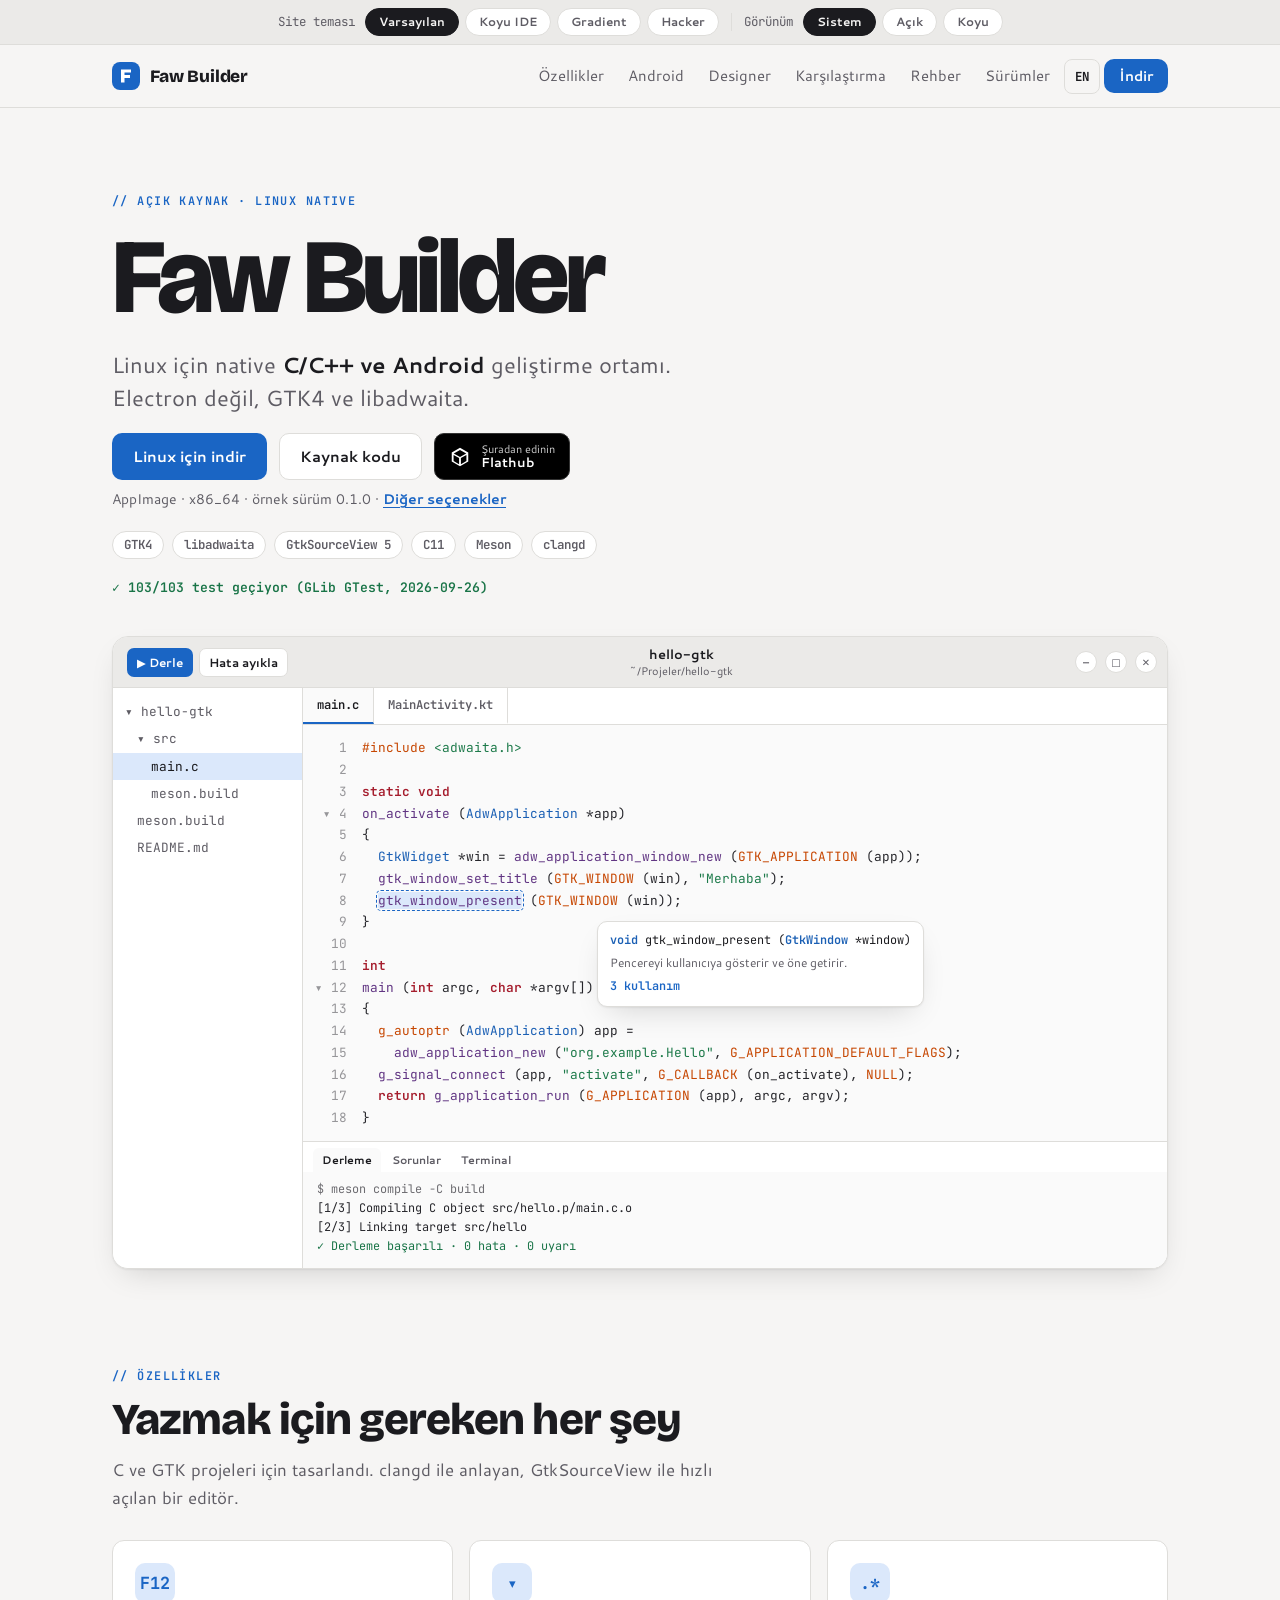
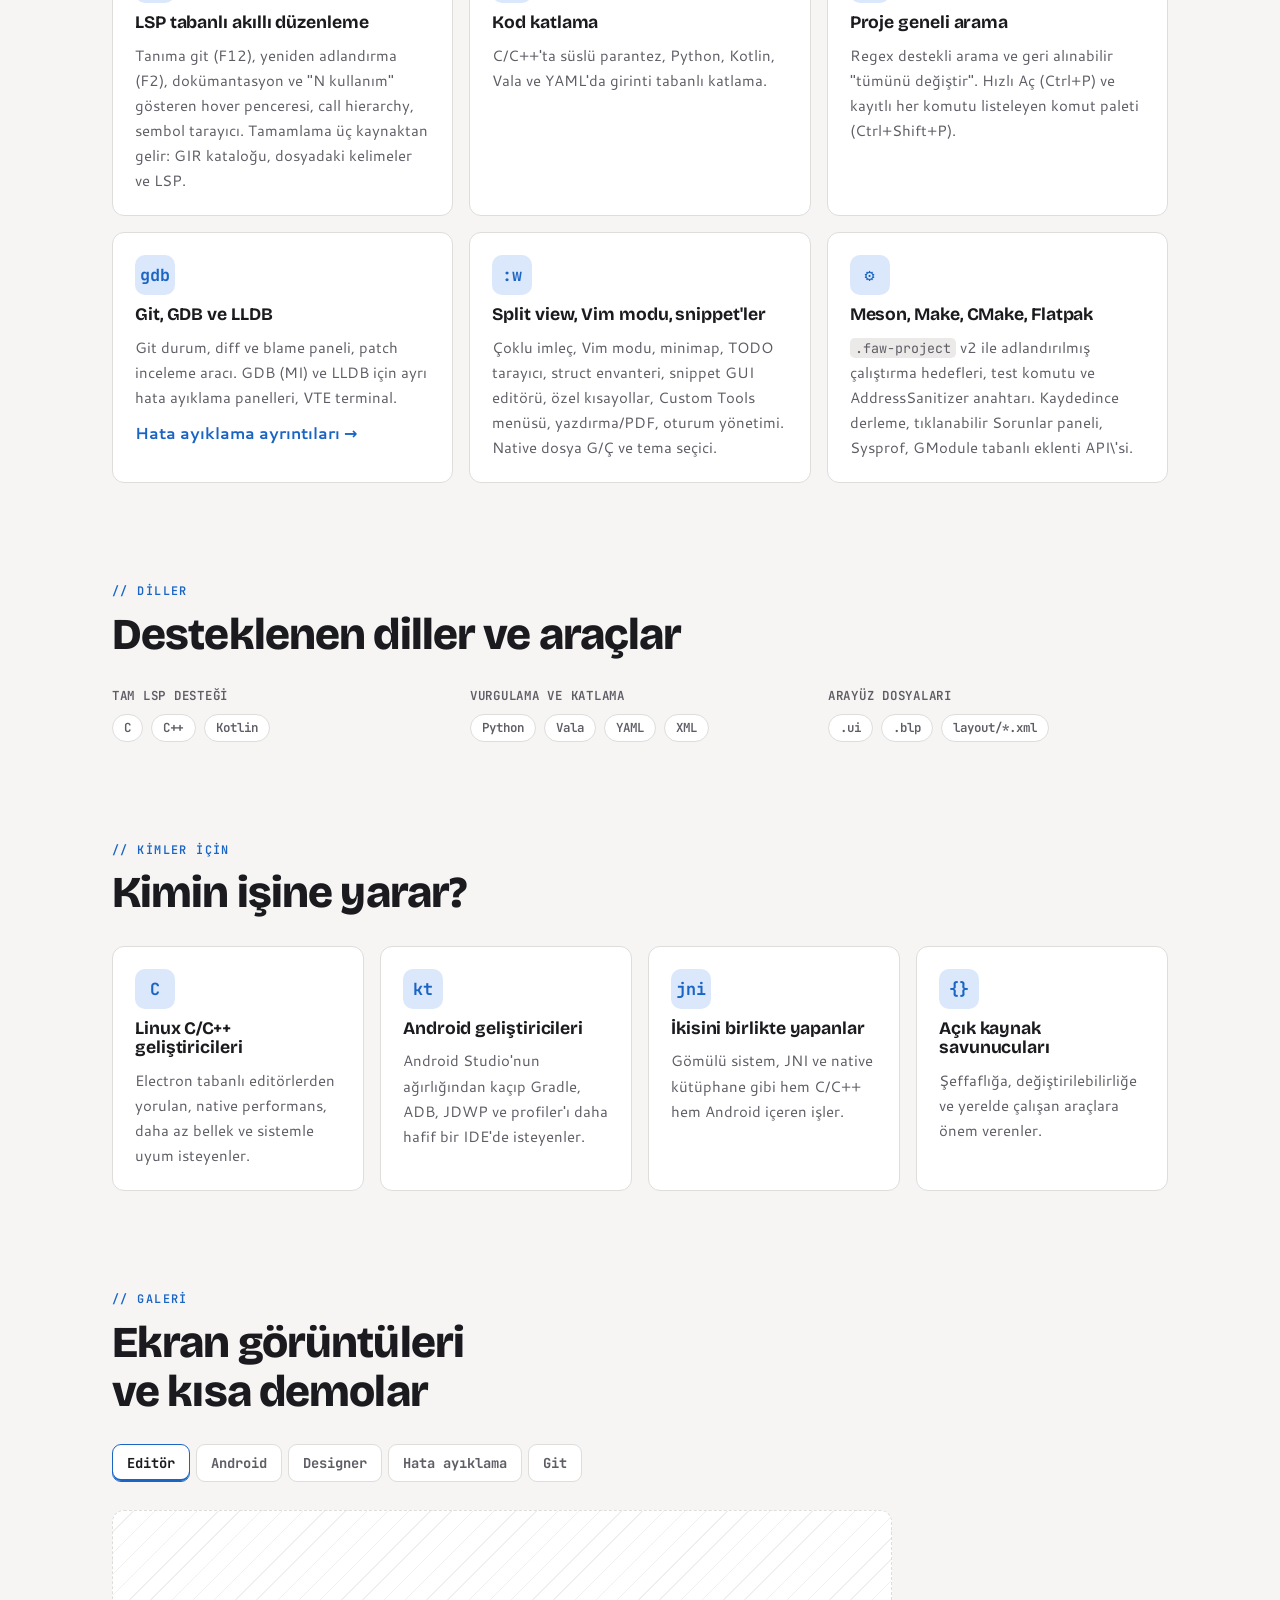
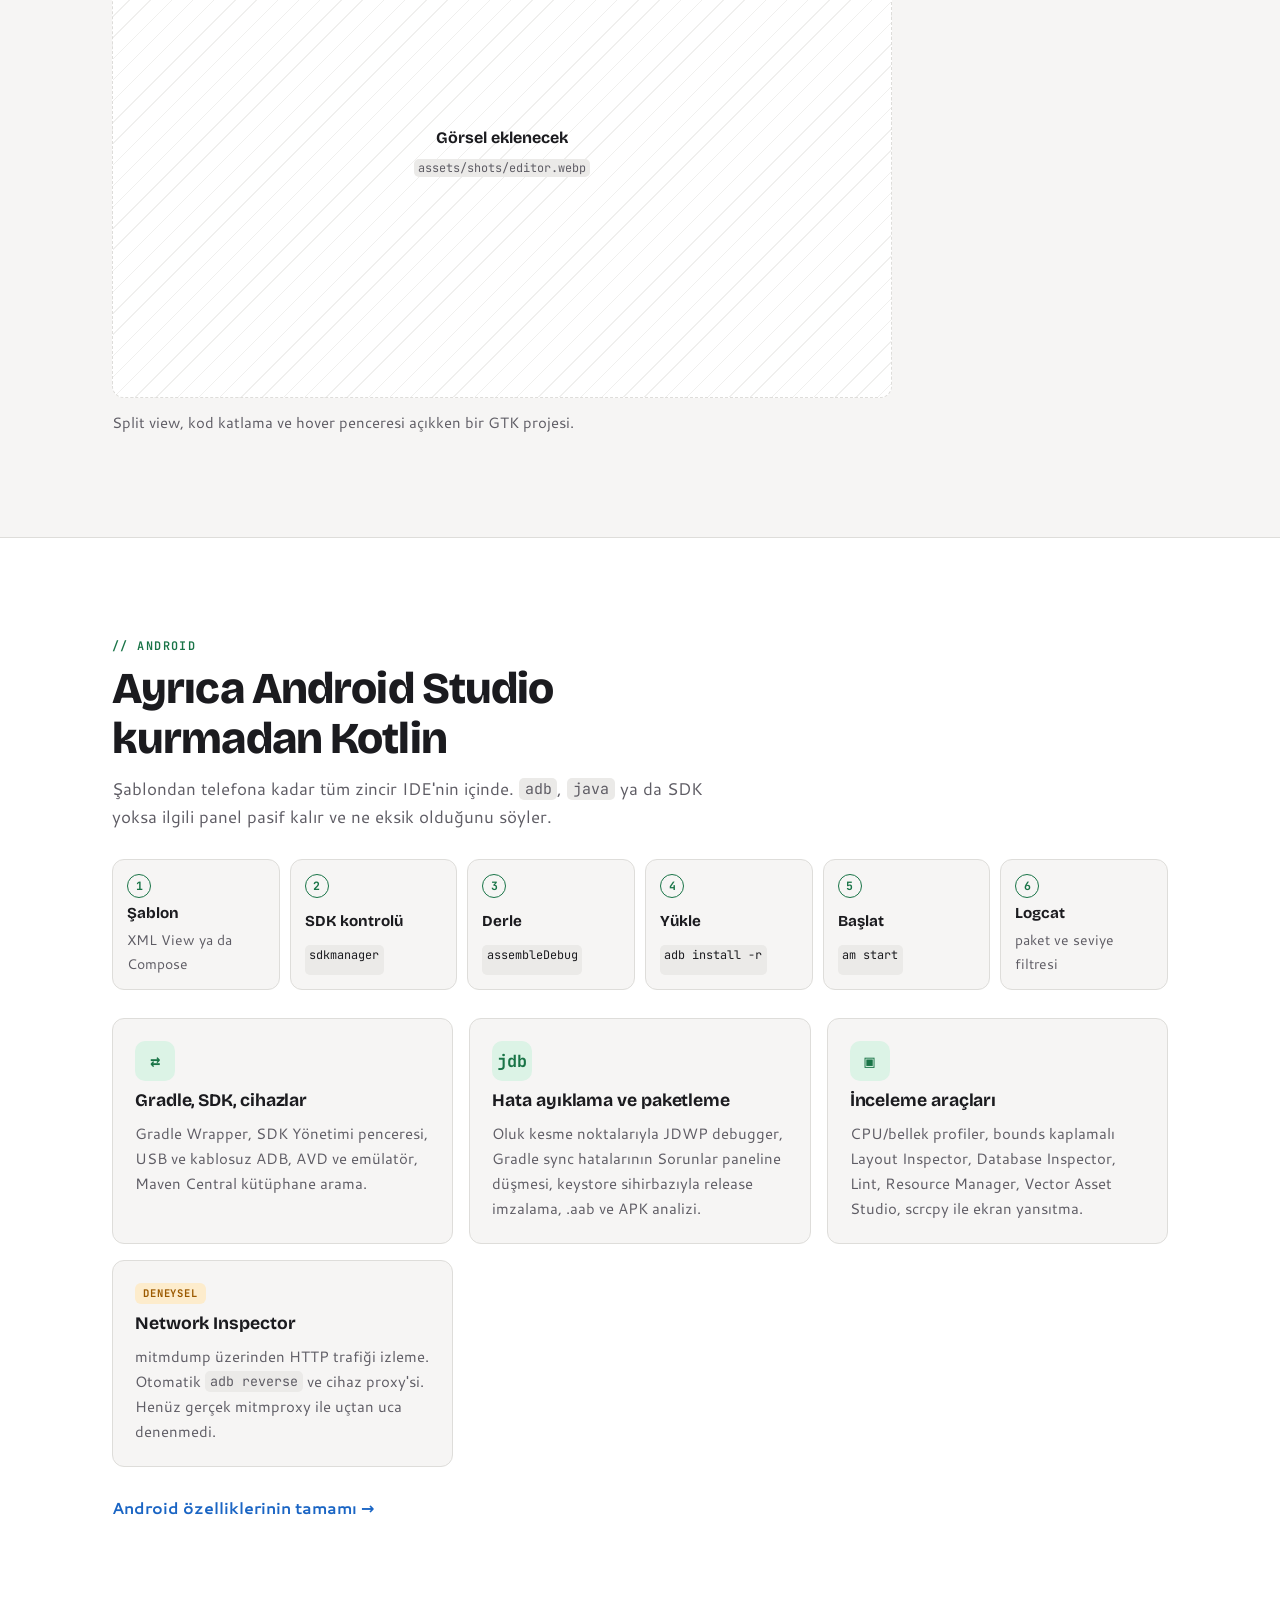
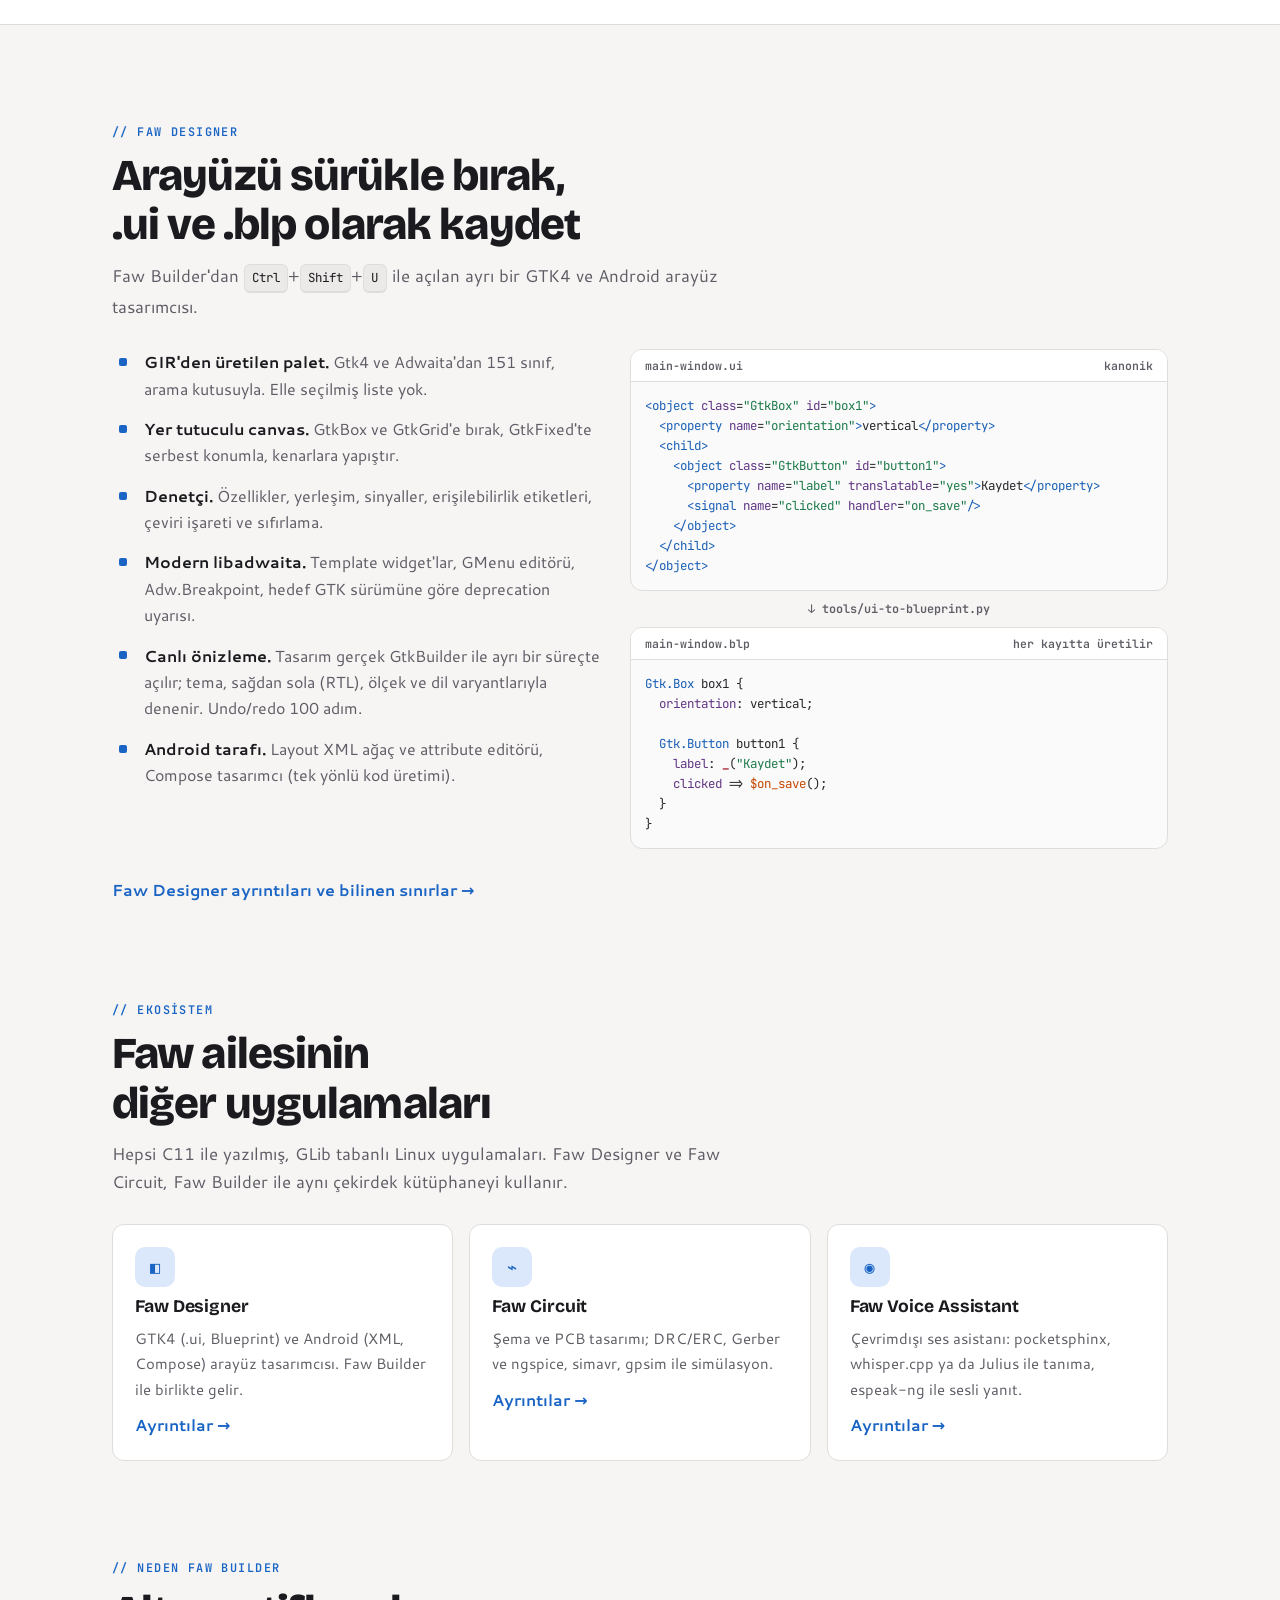
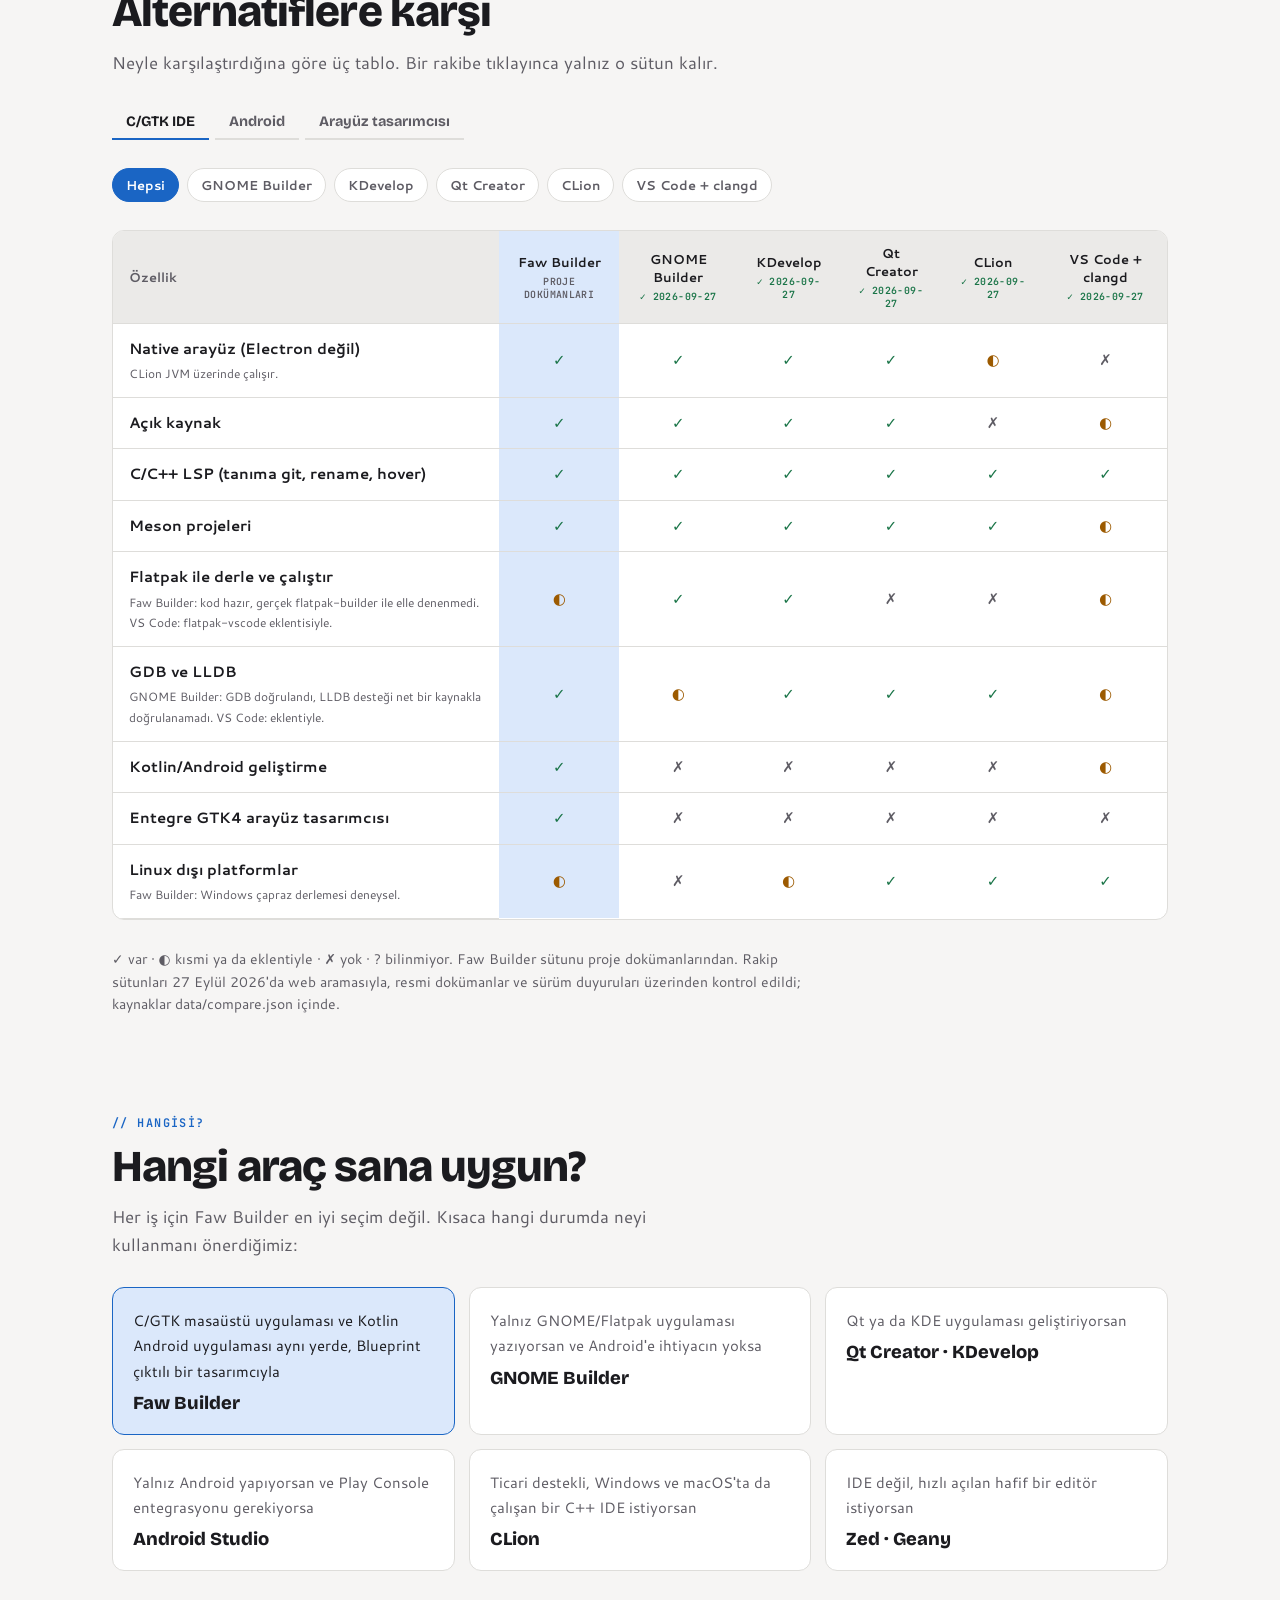
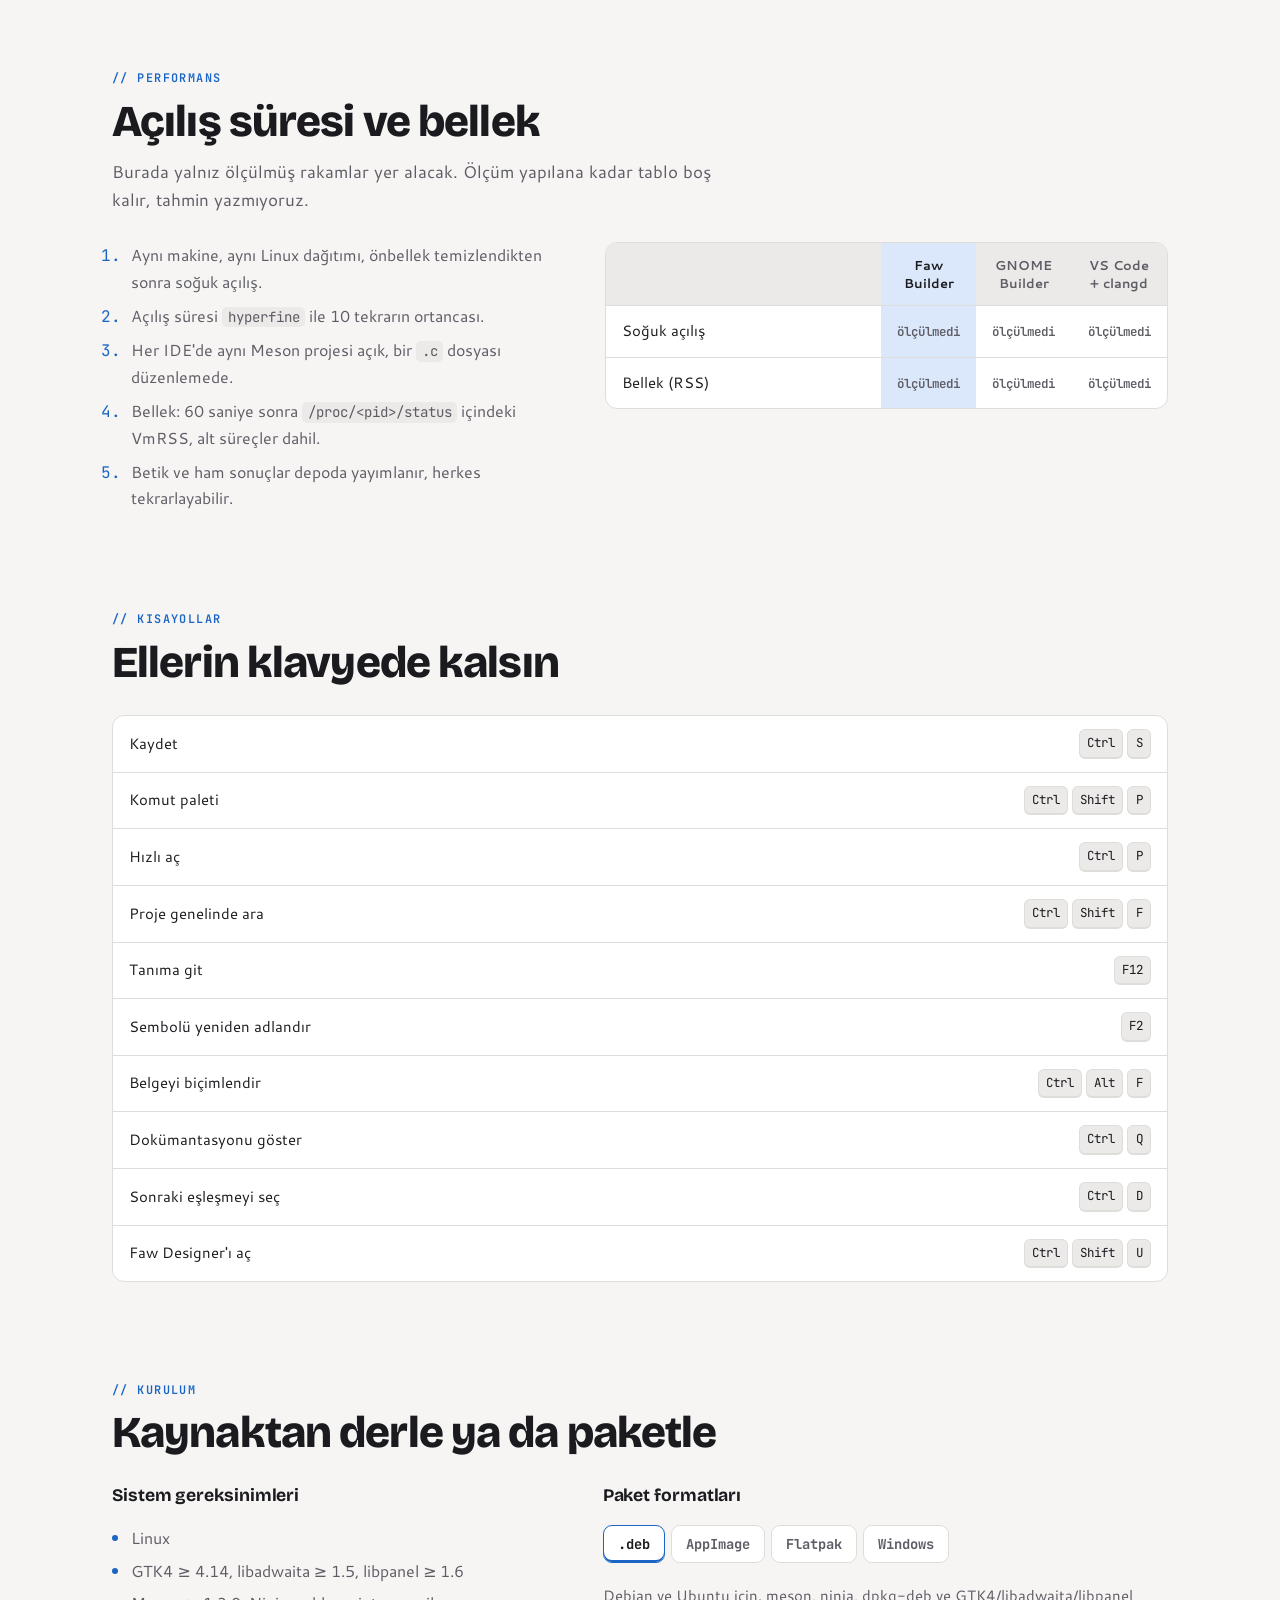
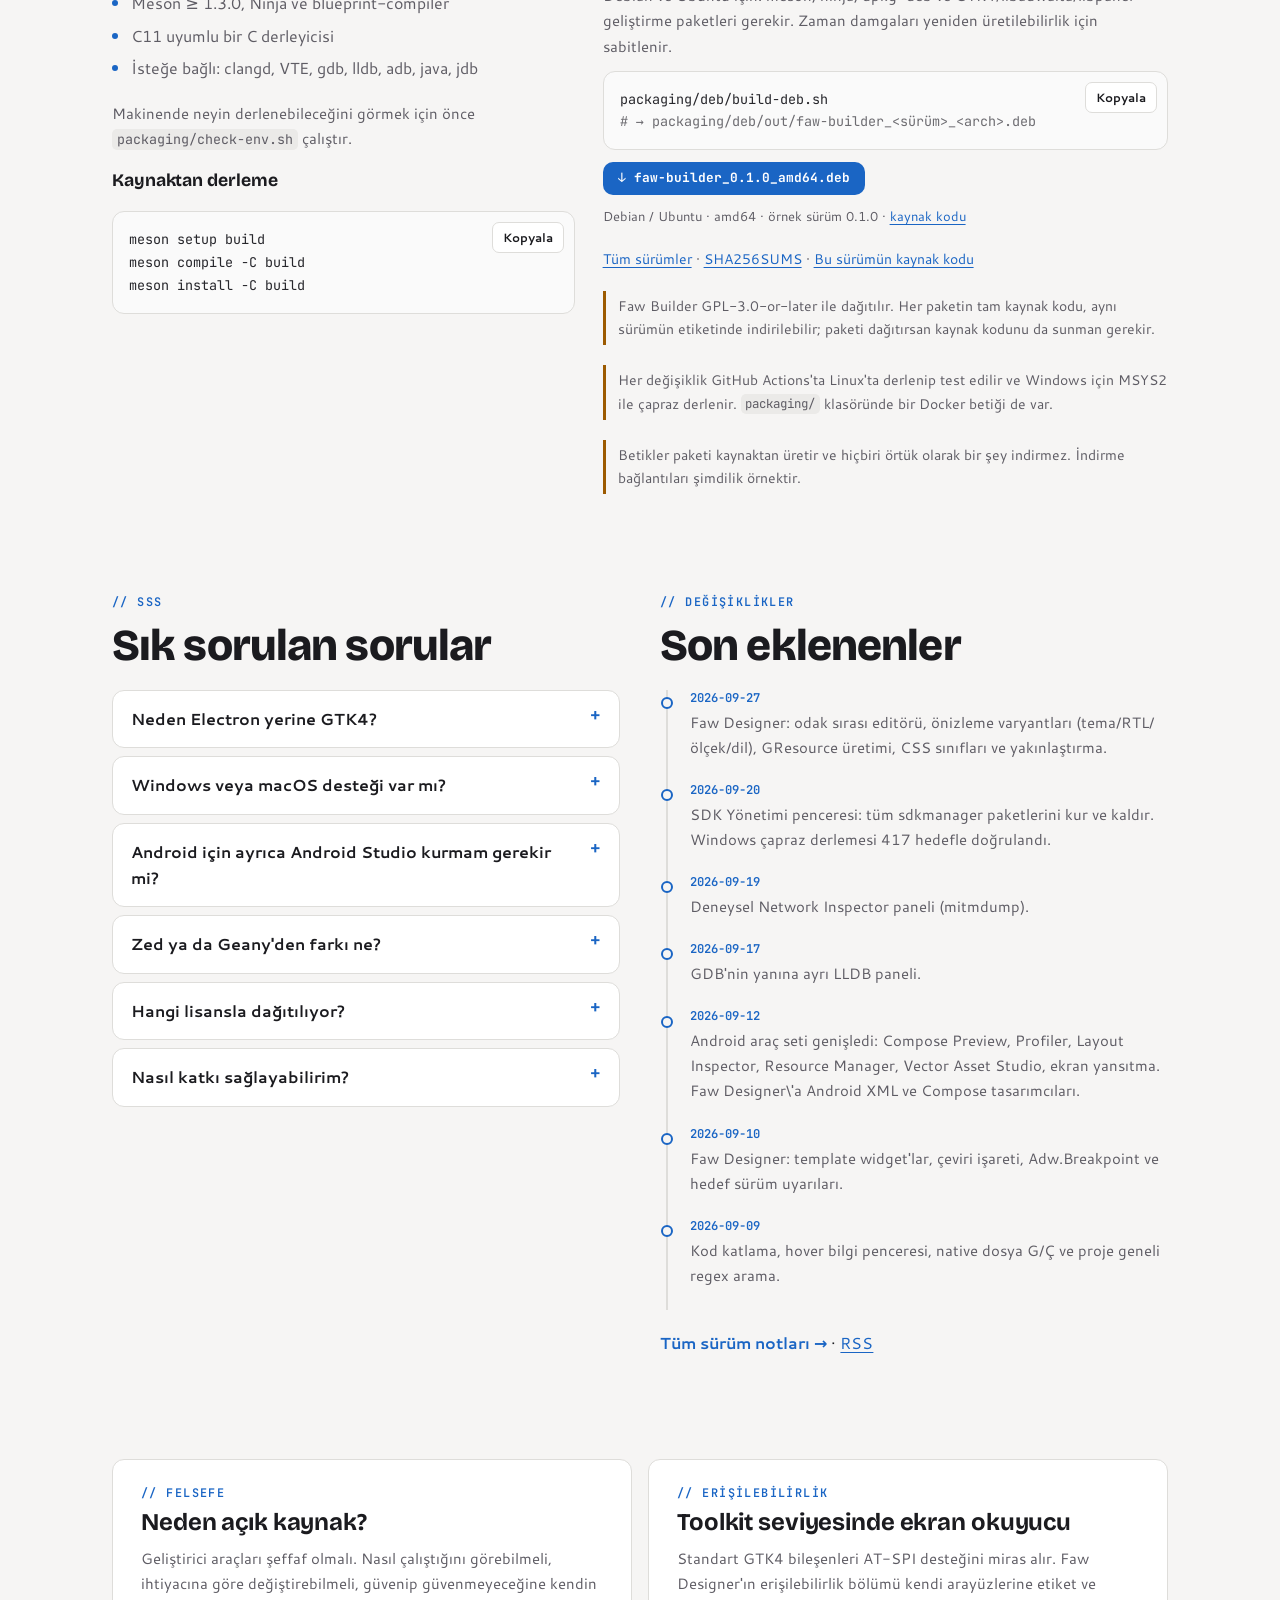
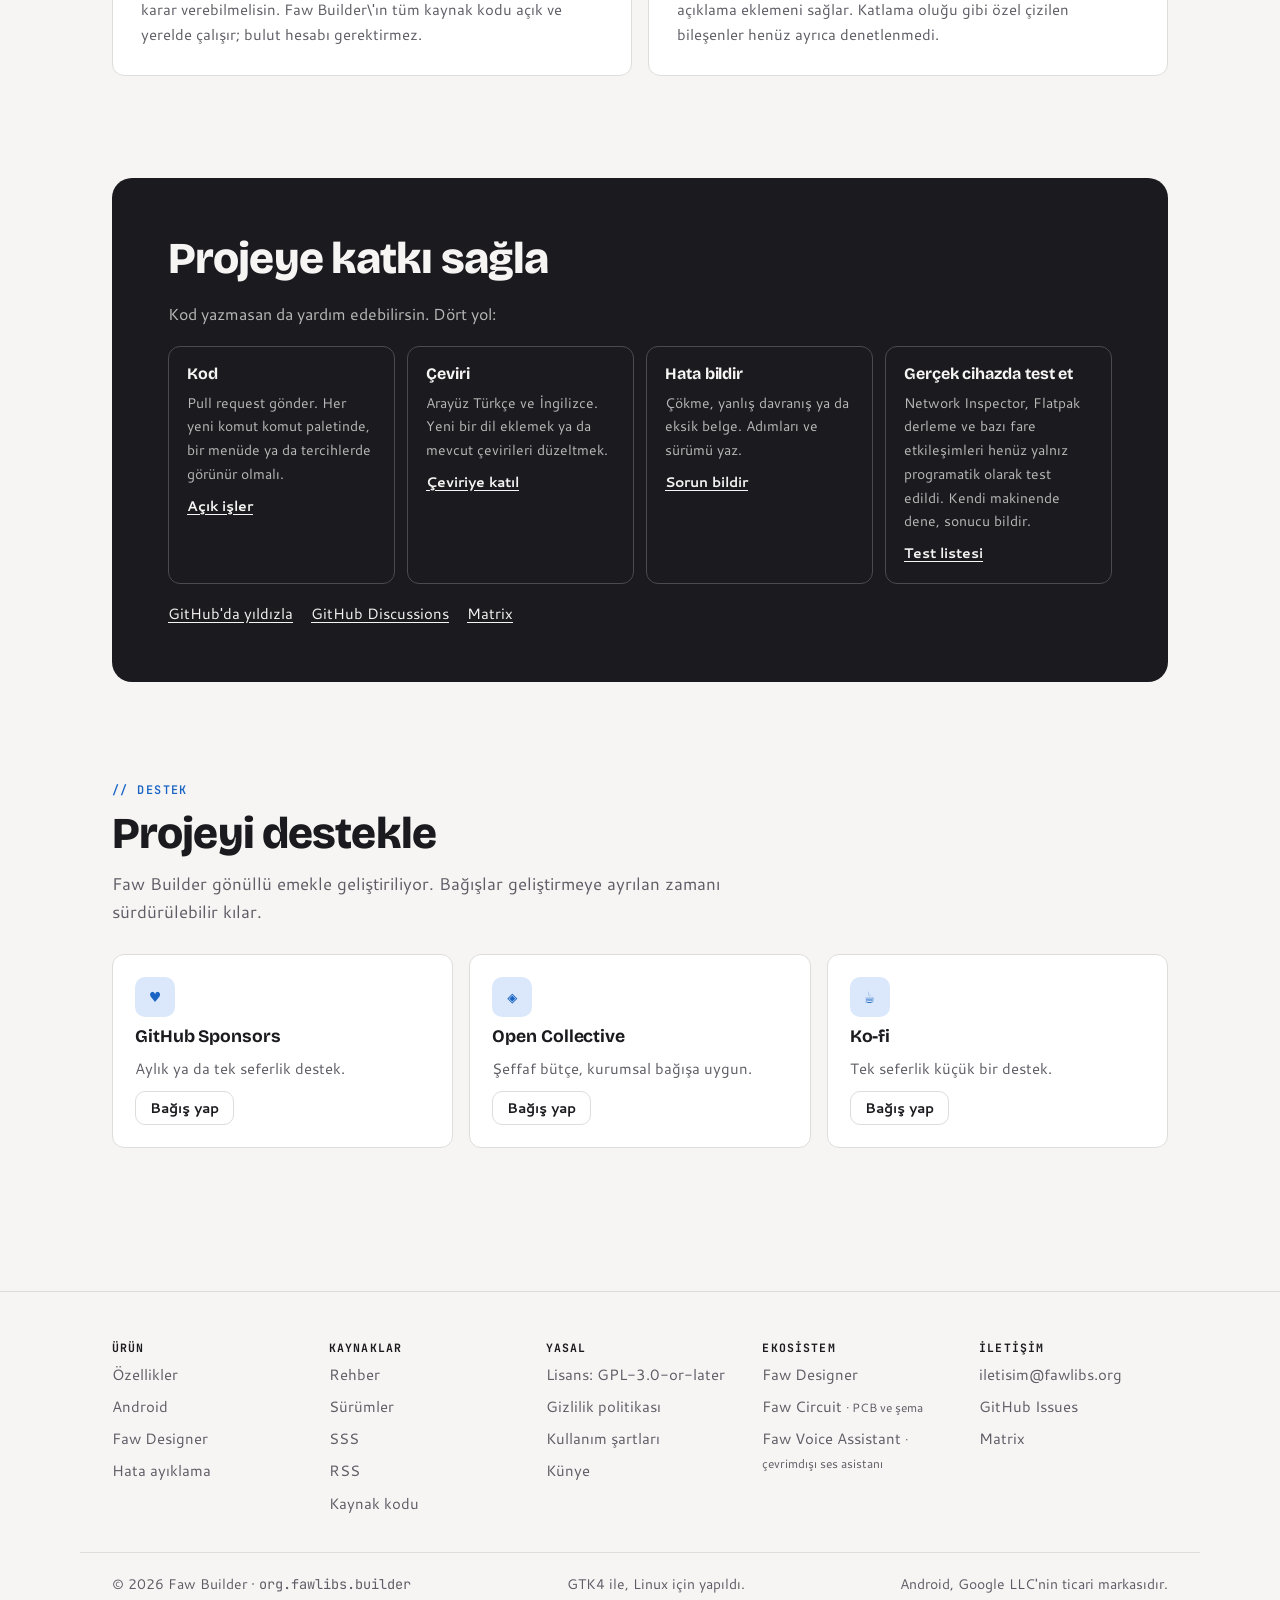
<file: index.html>
<!DOCTYPE html>
<html lang="tr" data-surum="0.1.0">
<head>
<meta charset="UTF-8">
<meta name="viewport" content="width=device-width, initial-scale=1.0, viewport-fit=cover">
<title>Faw Builder</title>
<meta name="description" data-i18n-attr="content:meta.description" content="Faw Builder, GTK4/libadwaita ile yazılmış native bir Linux C/C++ IDE'si. LSP tabanlı düzenleme, Git, debugger, görsel arayüz tasarımcısı ve Android geliştirme desteği.">
<meta property="og:title" content="Faw Builder">
<meta property="og:description" data-i18n-attr="content:meta.description" content="Faw Builder, GTK4/libadwaita ile yazılmış native bir Linux C/C++ IDE'si. LSP tabanlı düzenleme, Git, debugger, görsel arayüz tasarımcısı ve Android geliştirme desteği.">
<meta property="og:type" content="website">
<meta property="og:url" content="https://fawlibs.org/">
<link rel="canonical" href="https://fawlibs.org/">
<meta property="og:image" content="https://fawlibs.org/og-image.png">
<meta name="twitter:card" content="summary_large_image">
<link rel="alternate" hreflang="tr" href="https://fawlibs.org/">
<link rel="alternate" type="application/rss+xml" title="Faw Builder sürümleri" href="feed.xml">
<link rel="alternate" hreflang="en" href="https://fawlibs.org/#en">
<meta name="theme-color" content="#f6f5f4" media="(prefers-color-scheme: light)">
<meta name="theme-color" content="#1d1d20" media="(prefers-color-scheme: dark)">
<link rel="icon" href="assets/icons/favicon.svg" type="image/svg+xml">
<link rel="icon" href="assets/icons/icon-192.png" type="image/png" sizes="192x192">
<link rel="apple-touch-icon" href="assets/icons/apple-touch-icon.png">
<link rel="manifest" href="site.webmanifest">
<script type="application/ld+json">
{
  "@context": "https://schema.org",
  "@type": "SoftwareApplication",
  "name": "Faw Builder",
  "applicationCategory": "DeveloperApplication",
  "operatingSystem": "Linux",
  "description": "GTK4/libadwaita ile yazılmış native Linux C/C++ ve Android IDE'si.",
  "url": "https://fawlibs.org/",
  "license": "https://spdx.org/licenses/GPL-3.0-or-later.html",
  "codeRepository": "https://github.com/fawlibs/faw-builder",
  "softwareRequirements": "GTK4 >= 4.14, libadwaita >= 1.5, libpanel >= 1.6",
  "releaseNotes": "https://fawlibs.org/surumler.html",
  "offers": { "@type": "Offer", "price": "0", "priceCurrency": "USD" }
}
</script>
<link rel="stylesheet" href="assets/site.css">
<script src="assets/ayarlar.js"></script>
</head>
<body>
<a class="skip-link" href="#top" data-i18n="skip">İçeriğe atla</a>

<div class="theme-bar" role="region" aria-label="Site ayarları" data-i18n-attr="aria-label:theme.region">
  <span class="theme-bar-label" data-i18n="theme.label">Site teması</span>
  <button type="button" data-skin-sec="" aria-pressed="true" data-i18n="theme.default">Varsayılan</button>
  <button type="button" data-skin-sec="ide" aria-pressed="false" data-i18n="theme.ide">Koyu IDE</button>
  <button type="button" data-skin-sec="gradient" aria-pressed="false">Gradient</button>
  <button type="button" data-skin-sec="hacker" aria-pressed="false">Hacker</button>
  <span class="theme-bar-sep" aria-hidden="true"></span>
  <span class="theme-bar-label" data-i18n="theme.mode">Görünüm</span>
  <button type="button" data-mode-sec="" aria-pressed="true" data-i18n="theme.system">Sistem</button>
  <button type="button" data-mode-sec="light" aria-pressed="false" data-i18n="theme.light">Açık</button>
  <button type="button" data-mode-sec="dark" aria-pressed="false" data-i18n="theme.dark">Koyu</button>
</div>

<header class="site-header">
  <div class="wrap header-inner">
    <a class="brand" href="#top">
      <span class="brand-mark" aria-hidden="true"><svg viewBox="0 0 16 16"><path d="M3 1.5h10v3H6.5v2.5H12v3H6.5v4.5H3z" style="fill:var(--accent-ink)"/></svg></span>
      Faw Builder
    </a>
    <div class="header-tools">
      <button type="button" class="lang-toggle" data-lang-toggle aria-label="Switch language">EN</button>
      <button type="button" class="menu-toggle" id="menu-toggle" aria-expanded="false" aria-controls="site-nav" data-i18n="nav.menu">Menü</button>
    </div>
    <nav class="site-nav" id="site-nav" aria-label="Ana menü">
      <a href="#ozellikler" data-i18n="nav.features">Özellikler</a>
      <a href="android.html">Android</a>
      <a href="designer.html">Designer</a>
      <a href="#karsilastirma" data-i18n="nav.compare">Karşılaştırma</a>
      <a href="baslangic.html" data-i18n="nav.guide">Rehber</a>
      <a href="surumler.html" data-i18n="nav.releases">Sürümler</a>
      <button type="button" class="lang-toggle" data-lang-toggle aria-label="Switch language">EN</button>
      <a href="#kurulum" class="btn btn-primary btn-sm" data-i18n="hero.download">İndir</a>
    </nav>
  </div>
</header>

<nav class="side-toc" aria-label="Bölümler">
  <a href="#ozellikler" data-i18n="nav.features">Özellikler</a>
  <a href="#kimler" data-i18n="nav.audience">Kimler için</a>
  <a href="#galeri" data-i18n="nav.gallery">Galeri</a>
  <a href="#android">Android</a>
  <a href="#designer">Designer</a>
  <a href="#ekosistem" data-i18n="footer.eco">Ekosistem</a>
  <a href="#karsilastirma" data-i18n="nav.compare">Karşılaştırma</a>
  <a href="#hangisi" data-i18n="nav.fit">Hangisi?</a>
  <a href="#performans" data-i18n="nav.perf">Performans</a>
  <a href="#kisayollar" data-i18n="nav.shortcuts">Kısayollar</a>
  <a href="#kurulum" data-i18n="nav.install">Kurulum</a>
  <a href="#sss" data-i18n="nav.faq">SSS</a>
  <a href="#katki" data-i18n="nav.contribute">Katkı</a>
  <a href="#destek" data-i18n="nav.support">Destek</a>
</nav>

<main id="top">

  <!-- ───────── Hero ───────── -->
  <section class="wrap hero" aria-labelledby="hero-title">
    <div class="hero-copy">
      <span class="eyebrow" data-i18n="hero.eyebrow">Açık kaynak · <span lang="en">Linux native</span></span>
      <h1 id="hero-title">Faw Builder</h1>
      <p class="tagline" data-i18n="hero.tagline">Linux için native <strong>C/C++ ve Android</strong> geliştirme ortamı. Electron değil, GTK4 ve libadwaita.</p>
      <div class="os-cta">
        <div class="cta-row">
          <!-- İşletim sistemine göre site.js değiştirir; JS yoksa #kurulum'a gider -->
          <a href="#kurulum" class="btn btn-primary" id="os-download">İndir</a>
          <!-- ÖRNEK: GITHUB_URL -->
          <a href="https://github.com/fawlibs/faw-builder" rel="noopener" class="btn btn-secondary" data-i18n="hero.source">Kaynak kodu</a>
          <!-- TODO: Örnek Flathub adresi; uygulama Flathub'a gönderilince doğrula -->
          <a class="flathub" href="https://flathub.org/apps/org.fawlibs.builder">
            <svg viewBox="0 0 24 24" aria-hidden="true"><path fill="#fff" d="M12 2 3 7v10l9 5 9-5V7zm0 2.3 6.8 3.8L12 11.9 5.2 8.1zM5 9.8l6 3.4v6.6l-6-3.4zm8 10v-6.6l6-3.4v6.6z"/></svg>
            <span><small data-i18n="hero.flathubSmall">Şuradan edinin</small>Flathub</span>
          </a>
        </div>
        <p class="os-hint"><span id="os-hint">AppImage · x86_64</span> · <a href="#kurulum" data-i18n="hero.other">Diğer seçenekler</a></p>
      </div>
      <ul class="chips" aria-label="Teknolojiler">
        <li class="chip">GTK4</li><li class="chip">libadwaita</li><li class="chip">GtkSourceView 5</li>
        <li class="chip">C11</li><li class="chip">Meson</li><li class="chip">clangd</li>
      </ul>
      <p class="hero-status"><span aria-hidden="true">✓</span> <span data-i18n="hero.tests">103/103 test geçiyor (GLib GTest, 2026-09-26)</span></p>
    </div>

    <div class="ide" role="figure" aria-label="Faw Builder editör penceresinin canlandırması" data-i18n-attr="aria-label:hero.ideLabel">
      <div class="ide-headerbar">
        <div class="ide-actions" aria-hidden="true"><span class="run" data-i18n="ide.build">▶ Derle</span><span data-i18n="ide.debug">Hata ayıkla</span></div>
        <div class="ide-title"><span id="ide-proj">hello-gtk</span><small id="ide-path">~/Projeler/hello-gtk</small></div>
        <div class="win-ctl" aria-hidden="true"><i>–</i><i>□</i><i>✕</i></div>
      </div>
      <div class="ide-body">
        <div class="ide-tree" aria-hidden="true" id="ide-tree"></div>
        <div class="ide-main">
          <div class="ide-tabs" role="tablist" aria-label="Açık dosyalar">
            <button class="ide-tab" role="tab" aria-selected="true" data-demo="c" id="demo-tab-c" aria-controls="ide-editor">main.c</button>
            <button class="ide-tab" role="tab" aria-selected="false" data-demo="kt" id="demo-tab-kt" aria-controls="ide-editor" tabindex="-1">MainActivity.kt</button>
          </div>
          <div class="ide-editor" id="ide-editor" role="tabpanel" aria-labelledby="demo-tab-c"></div>
          <div class="ide-panel">
            <div class="ide-panel-tabs" id="ide-panel-tabs" aria-hidden="true"></div>
            <pre id="ide-panel-out"></pre>
          </div>
        </div>
      </div>
    </div>
  </section>

  <!-- ───────── Özellikler ───────── -->
  <section id="ozellikler" class="wrap section">
    <div class="section-head">
      <span class="eyebrow" data-i18n="nav.features">Özellikler</span>
      <h2 data-i18n="features.title">Yazmak için gereken her şey</h2>
      <p class="section-intro" data-i18n="features.intro">C ve GTK projeleri için tasarlandı. clangd ile anlayan, GtkSourceView ile hızlı açılan bir editör.</p>
    </div>
    <div class="grid">
      <article class="card">
        <span class="glyph" aria-hidden="true">F12</span>
        <h3 data-i18n="features.lsp.title">LSP tabanlı akıllı düzenleme</h3>
        <p data-i18n="features.lsp.body">Tanıma git (F12), yeniden adlandırma (F2), dokümantasyon ve "N kullanım" gösteren hover penceresi, call hierarchy, sembol tarayıcı. Tamamlama üç kaynaktan gelir: GIR kataloğu, dosyadaki kelimeler ve LSP.</p>
      </article>
      <article class="card">
        <span class="glyph" aria-hidden="true">▾</span>
        <h3 data-i18n="features.folding.title">Kod katlama</h3>
        <p data-i18n="features.folding.body">C/C++'ta süslü parantez, Python, Kotlin, Vala ve YAML'da girinti tabanlı katlama.</p>
      </article>
      <article class="card">
        <span class="glyph" aria-hidden="true">.*</span>
        <h3 data-i18n="features.search.title">Proje geneli arama</h3>
        <p data-i18n="features.search.body">Regex destekli arama ve geri alınabilir "tümünü değiştir". Hızlı Aç (Ctrl+P) ve kayıtlı her komutu listeleyen komut paleti (Ctrl+Shift+P).</p>
      </article>
      <article class="card">
        <span class="glyph" aria-hidden="true">gdb</span>
        <h3 data-i18n="features.debug.title">Git, GDB ve LLDB</h3>
        <p data-i18n="features.debug.body">Git durum, diff ve blame paneli, patch inceleme aracı. GDB (MI) ve LLDB için ayrı hata ayıklama panelleri, VTE terminal.</p>
        <a class="more-link" href="debugger.html" data-i18n="more.debugger">Hata ayıklama ayrıntıları</a>

      </article>
      <article class="card">
        <span class="glyph" aria-hidden="true">:w</span>
        <h3 data-i18n="features.editor.title">Split view, Vim modu, snippet'ler</h3>
        <p data-i18n="features.editor.body">Çoklu imleç, Vim modu, minimap, TODO tarayıcı, struct envanteri, snippet GUI editörü, özel kısayollar, Custom Tools menüsü, yazdırma/PDF, oturum yönetimi. Native dosya G/Ç ve tema seçici.</p>
      </article>
      <article class="card">
        <span class="glyph" aria-hidden="true">⚙</span>
        <h3 data-i18n="features.build.title">Meson, Make, CMake, Flatpak</h3>
        <p data-i18n="features.build.body"><code>.faw-project</code> v2 ile adlandırılmış çalıştırma hedefleri, test komutu ve AddressSanitizer anahtarı. Kaydedince derleme, tıklanabilir Sorunlar paneli, Sysprof, GModule tabanlı eklenti API\'si.</p>
      </article>
    </div>
  </section>

  <!-- ───────── Diller ───────── -->
  <section id="diller" class="wrap section" style="padding-top:0">
    <div class="section-head">
      <span class="eyebrow" data-i18n="nav.languages">Diller</span>
      <h2 data-i18n="languages.title">Desteklenen diller ve araçlar</h2>
    </div>
    <div class="lang-row">
      <div class="lang-group">
        <h3 data-i18n="languages.lsp">Tam LSP desteği</h3>
        <ul class="chips"><li class="chip">C</li><li class="chip">C++</li><li class="chip">Kotlin</li></ul>
      </div>
      <div class="lang-group">
        <h3 data-i18n="languages.edit">Vurgulama ve katlama</h3>
        <ul class="chips"><li class="chip">Python</li><li class="chip">Vala</li><li class="chip">YAML</li><li class="chip">XML</li></ul>
      </div>
      <div class="lang-group">
        <h3 data-i18n="languages.ui">Arayüz dosyaları</h3>
        <ul class="chips"><li class="chip">.ui</li><li class="chip">.blp</li><li class="chip">layout/*.xml</li></ul>
      </div>
    </div>
  </section>

  <!-- ───────── Kimler için ───────── -->
  <section id="kimler" class="wrap section" style="padding-top:0">
    <div class="section-head">
      <span class="eyebrow" data-i18n="nav.audience">Kimler için</span>
      <h2 data-i18n="aud.title">Kimin işine yarar?</h2>
    </div>
    <div class="grid grid-4">
      <article class="card"><span class="glyph" aria-hidden="true">C</span><h3 data-i18n="aud.c.t">Linux C/C++ geliştiricileri</h3>
        <p data-i18n="aud.c.b">Electron tabanlı editörlerden yorulan, native performans, daha az bellek ve sistemle uyum isteyenler.</p></article>
      <article class="card"><span class="glyph" aria-hidden="true">kt</span><h3 data-i18n="aud.a.t">Android geliştiricileri</h3>
        <p data-i18n="aud.a.b">Android Studio'nun ağırlığından kaçıp Gradle, ADB, JDWP ve profiler'ı daha hafif bir IDE'de isteyenler.</p></article>
      <article class="card"><span class="glyph" aria-hidden="true">jni</span><h3 data-i18n="aud.x.t">İkisini birlikte yapanlar</h3>
        <p data-i18n="aud.x.b">Gömülü sistem, JNI ve native kütüphane gibi hem C/C++ hem Android içeren işler.</p></article>
      <article class="card"><span class="glyph" aria-hidden="true">{}</span><h3 data-i18n="aud.o.t">Açık kaynak savunucuları</h3>
        <p data-i18n="aud.o.b">Şeffaflığa, değiştirilebilirliğe ve yerelde çalışan araçlara önem verenler.</p></article>
    </div>
  </section>

  <!-- ───────── Galeri ───────── -->
  <section id="galeri" class="wrap section" style="padding-top:0">
    <div class="section-head">
      <span class="eyebrow" data-i18n="nav.gallery">Galeri</span>
      <h2 data-i18n="gallery.title">Ekran görüntüleri ve kısa demolar</h2>
    </div>
    <div class="tablist gallery-tabs" role="tablist" aria-label="Galeri" data-panels>
      <button role="tab" id="g-t1" aria-controls="g-p1" aria-selected="true" data-i18n="gallery.t1">Editör</button>
      <button role="tab" id="g-t2" aria-controls="g-p2" aria-selected="false" tabindex="-1">Android</button>
      <button role="tab" id="g-t3" aria-controls="g-p3" aria-selected="false" tabindex="-1">Designer</button>
      <button role="tab" id="g-t4" aria-controls="g-p4" aria-selected="false" tabindex="-1" data-i18n="gallery.t4">Hata ayıklama</button>
      <button role="tab" id="g-t5" aria-controls="g-p5" aria-selected="false" tabindex="-1">Git</button>
    </div>
    <!-- TODO: Her kareye gerçek ekran görüntüsü (WebP) ya da 5-10 sn'lik GIF/WebM ekle; dosya yolları kutuların içinde yazıyor -->
    <div role="tabpanel" id="g-p1" aria-labelledby="g-t1"><figure class="shot">
      <div class="shot-frame"><div><b data-i18n="gallery.pending">Görsel eklenecek</b><code>assets/shots/editor.webp</code></div></div>
      <figcaption data-i18n="gallery.c1">Split view, kod katlama ve hover penceresi açıkken bir GTK projesi.</figcaption>
    </figure></div>
    <div role="tabpanel" id="g-p2" aria-labelledby="g-t2" hidden><figure class="shot">
      <div class="shot-frame"><div><b data-i18n="gallery.pending">Görsel eklenecek</b><code>assets/shots/android.webm</code></div></div>
      <figcaption data-i18n="gallery.c2">Derle, telefona yükle ve Logcat'te filtrele: tek akışta 10 saniyelik kayıt.</figcaption>
    </figure></div>
    <div role="tabpanel" id="g-p3" aria-labelledby="g-t3" hidden><figure class="shot">
      <div class="shot-frame"><div><b data-i18n="gallery.pending">Görsel eklenecek</b><code>assets/shots/designer.webm</code></div></div>
      <figcaption data-i18n="gallery.c3">Paletten GtkGrid'e sürükle-bırak, ardından canlı önizleme penceresi.</figcaption>
    </figure></div>
    <div role="tabpanel" id="g-p4" aria-labelledby="g-t4" hidden><figure class="shot">
      <div class="shot-frame"><div><b data-i18n="gallery.pending">Görsel eklenecek</b><code>assets/shots/debugger.webp</code></div></div>
      <figcaption data-i18n="gallery.c4">Oluktaki kesme noktasında duran GDB oturumu ve değişken paneli.</figcaption>
    </figure></div>
    <div role="tabpanel" id="g-p5" aria-labelledby="g-t5" hidden><figure class="shot">
      <div class="shot-frame"><div><b data-i18n="gallery.pending">Görsel eklenecek</b><code>assets/shots/git.webp</code></div></div>
      <figcaption data-i18n="gallery.c5">Git durum paneli ve satır satır diff görünümü.</figcaption>
    </figure></div>
  </section>

  <!-- ───────── Android ───────── -->
  <section id="android" class="android">
    <div class="wrap section">
      <div class="section-head">
        <span class="eyebrow" lang="en">Android</span>
        <h2 data-i18n="android.title">Ayrıca Android Studio kurmadan Kotlin</h2>
        <p class="section-intro" data-i18n="android.intro">Şablondan telefona kadar tüm zincir IDE'nin içinde. <code>adb</code>, <code>java</code> ya da SDK yoksa ilgili panel pasif kalır ve ne eksik olduğunu söyler.</p>
      </div>
      <ol class="pipeline" aria-label="Android iş akışı">
        <li><b data-i18n="android.p1">Şablon</b><span class="pipeline-cap" data-i18n="android.p1c">XML View ya da Compose</span></li>
        <li><b data-i18n="android.p2">SDK kontrolü</b><code>sdkmanager</code></li>
        <li><b data-i18n="android.p3">Derle</b><code>assembleDebug</code></li>
        <li><b data-i18n="android.p4">Yükle</b><code>adb install -r</code></li>
        <li><b data-i18n="android.p5">Başlat</b><code>am start</code></li>
        <li><b>Logcat</b><span class="pipeline-cap" data-i18n="android.p6c">paket ve seviye filtresi</span></li>
      </ol>
      <div class="grid">
        <article class="card">
          <span class="glyph" aria-hidden="true">⇄</span>
          <h3 data-i18n="android.c1.title">Gradle, SDK, cihazlar</h3>
          <p data-i18n="android.c1.body">Gradle Wrapper, SDK Yönetimi penceresi, USB ve kablosuz ADB, AVD ve emülatör, Maven Central kütüphane arama.</p>
        </article>
        <article class="card">
          <span class="glyph" aria-hidden="true">jdb</span>
          <h3 data-i18n="android.c2.title">Hata ayıklama ve paketleme</h3>
          <p data-i18n="android.c2.body">Oluk kesme noktalarıyla JDWP debugger, Gradle sync hatalarının Sorunlar paneline düşmesi, keystore sihirbazıyla release imzalama, .aab ve APK analizi.</p>
        </article>
        <article class="card">
          <span class="glyph" aria-hidden="true">▣</span>
          <h3 data-i18n="android.c3.title">İnceleme araçları</h3>
          <p data-i18n="android.c3.body">CPU/bellek profiler, bounds kaplamalı Layout Inspector, Database Inspector, Lint, Resource Manager, Vector Asset Studio, scrcpy ile ekran yansıtma.</p>
        </article>
        <article class="card">
          <span class="badge badge-exp" data-i18n="badge.exp">Deneysel</span>
          <h3>Network Inspector</h3>
          <p data-i18n="android.c4.body">mitmdump üzerinden HTTP trafiği izleme. Otomatik <code>adb reverse</code> ve cihaz proxy'si. Henüz gerçek mitmproxy ile uçtan uca denenmedi.</p>
        </article>
      </div>
      <a class="more-link" href="android.html" data-i18n="more.android">Android özelliklerinin tamamı</a>
    </div>
  </section>

  <!-- ───────── Faw Designer ───────── -->
  <section id="designer" class="wrap section">
    <div class="section-head">
      <span class="eyebrow" lang="en">Faw Designer</span>
      <h2 data-i18n="designer.title">Arayüzü sürükle bırak, .ui ve .blp olarak kaydet</h2>
      <p class="section-intro" data-i18n="designer.intro">Faw Builder'dan <kbd>Ctrl</kbd>+<kbd>Shift</kbd>+<kbd>U</kbd> ile açılan ayrı bir GTK4 ve Android arayüz tasarımcısı.</p>
    </div>
    <div class="designer-split">
      <ul class="feat-list">
        <li><span data-i18n="designer.f1"><b>GIR'den üretilen palet.</b> Gtk4 ve Adwaita'dan 151 sınıf, arama kutusuyla. Elle seçilmiş liste yok.</span></li>
        <li><span data-i18n="designer.f2"><b>Yer tutuculu canvas.</b> GtkBox ve GtkGrid'e bırak, GtkFixed'te serbest konumla, kenarlara yapıştır.</span></li>
        <li><span data-i18n="designer.f3"><b>Denetçi.</b> Özellikler, yerleşim, sinyaller, erişilebilirlik etiketleri, çeviri işareti ve sıfırlama.</span></li>
        <li><span data-i18n="designer.f4"><b>Modern libadwaita.</b> Template widget'lar, GMenu editörü, Adw.Breakpoint, hedef GTK sürümüne göre deprecation uyarısı.</span></li>
        <li><span data-i18n="designer.f5"><b>Canlı önizleme.</b> Tasarım gerçek GtkBuilder ile ayrı bir süreçte açılır; tema, sağdan sola (RTL), ölçek ve dil varyantlarıyla denenir. Undo/redo 100 adım.</span></li>
        <li><span data-i18n="designer.f6"><b>Android tarafı.</b> Layout XML ağaç ve attribute editörü, Compose tasarımcı (tek yönlü kod üretimi).</span></li>
      </ul>
      <div class="convert">
        <div class="code-card">
          <header><span>main-window.ui</span><span data-i18n="designer.canon">kanonik</span></header>
<pre><span class="t">&lt;object</span> <span class="f">class</span>=<span class="s">"GtkBox"</span> <span class="f">id</span>=<span class="s">"box1"</span><span class="t">&gt;</span>
  <span class="t">&lt;property</span> <span class="f">name</span>=<span class="s">"orientation"</span><span class="t">&gt;</span>vertical<span class="t">&lt;/property&gt;</span>
  <span class="t">&lt;child&gt;</span>
    <span class="t">&lt;object</span> <span class="f">class</span>=<span class="s">"GtkButton"</span> <span class="f">id</span>=<span class="s">"button1"</span><span class="t">&gt;</span>
      <span class="t">&lt;property</span> <span class="f">name</span>=<span class="s">"label"</span> <span class="f">translatable</span>=<span class="s">"yes"</span><span class="t">&gt;</span>Kaydet<span class="t">&lt;/property&gt;</span>
      <span class="t">&lt;signal</span> <span class="f">name</span>=<span class="s">"clicked"</span> <span class="f">handler</span>=<span class="s">"on_save"</span><span class="t">/&gt;</span>
    <span class="t">&lt;/object&gt;</span>
  <span class="t">&lt;/child&gt;</span>
<span class="t">&lt;/object&gt;</span></pre>
        </div>
        <span class="arrow" aria-hidden="true">↓ tools/ui-to-blueprint.py</span>
        <div class="code-card">
          <header><span>main-window.blp</span><span data-i18n="designer.auto">her kayıtta üretilir</span></header>
<pre><span class="t">Gtk.Box</span> box1 {
  <span class="f">orientation</span>: vertical;

  <span class="t">Gtk.Button</span> button1 {
    <span class="f">label</span>: <span class="k">_</span>(<span class="s">"Kaydet"</span>);
    <span class="f">clicked</span> =&gt; <span class="m">$on_save</span>();
  }
}</pre>
        </div>
      </div>
    </div>
    <a class="more-link" href="designer.html" data-i18n="more.designer">Faw Designer ayrıntıları ve bilinen sınırlar</a>
  </section>

  <!-- ───────── Ekosistem ───────── -->
  <section id="ekosistem" class="wrap section" style="padding-top:0">
    <div class="section-head">
      <span class="eyebrow" data-i18n="footer.eco">Ekosistem</span>
      <h2 data-i18n="eco.title">Faw ailesinin diğer uygulamaları</h2>
      <p class="section-intro" data-i18n="eco.intro">Hepsi C11 ile yazılmış, GLib tabanlı Linux uygulamaları. Faw Designer ve Faw Circuit, Faw Builder ile aynı çekirdek kütüphaneyi kullanır.</p>
    </div>
    <div class="grid">
      <article class="card"><span class="glyph" aria-hidden="true">◧</span><h3>Faw Designer</h3>
        <p data-i18n="eco.designer">GTK4 (.ui, Blueprint) ve Android (XML, Compose) arayüz tasarımcısı. Faw Builder ile birlikte gelir.</p>
        <a class="more-link" href="designer.html" data-i18n="eco.more">Ayrıntılar</a></article>
      <article class="card"><span class="glyph" aria-hidden="true">⌁</span><h3>Faw Circuit</h3>
        <p data-i18n="eco.circuit">Şema ve PCB tasarımı; DRC/ERC, Gerber ve ngspice, simavr, gpsim ile simülasyon.</p>
        <a class="more-link" href="circuit.html" data-i18n="eco.more">Ayrıntılar</a></article>
      <article class="card"><span class="glyph" aria-hidden="true">◉</span><h3>Faw Voice Assistant</h3>
        <p data-i18n="eco.voice">Çevrimdışı ses asistanı: pocketsphinx, whisper.cpp ya da Julius ile tanıma, espeak-ng ile sesli yanıt.</p>
        <a class="more-link" href="ses-asistani.html" data-i18n="eco.more">Ayrıntılar</a></article>
    </div>
  </section>

  <!-- ───────── Karşılaştırma ───────── -->
  <section id="karsilastirma" class="wrap section" style="padding-top:0">
    <div class="section-head">
      <span class="eyebrow" data-i18n="compare.eyebrow">Neden <span lang="en">Faw Builder</span></span>
      <h2 data-i18n="compare.title">Alternatiflere karşı</h2>
      <p class="section-intro" data-i18n="compare.intro">Neyle karşılaştırdığına göre üç tablo. Bir rakibe tıklayınca yalnız o sütun kalır.</p>
    </div>
    <div class="cmp-tabs" id="cmp-tabs" role="tablist" aria-label="Karşılaştırma tablosu"></div>
    <div class="cmp-filter" id="cmp-filter" role="group" aria-label="Rakip" data-i18n-attr="aria-label:compare.filterLabel"></div>
    <!-- Veri: data/compare.json. Rakip hücresini doğrulayınca o sütunun "checked" alanına tarihi yaz. -->
    <div class="table-wrap" id="cmp-host" data-src="data/compare.json" aria-live="polite"></div>
    <p class="table-note" id="cmp-note"></p>
  </section>

  <!-- ───────── Hangisi sana uygun ───────── -->
  <section id="hangisi" class="wrap section" style="padding-top:0">
    <div class="section-head">
      <span class="eyebrow" data-i18n="nav.fit">Hangisi?</span>
      <h2 data-i18n="fit.title">Hangi araç sana uygun?</h2>
      <p class="section-intro" data-i18n="fit.intro">Her iş için Faw Builder en iyi seçim değil. Kısaca hangi durumda neyi kullanmanı önerdiğimiz:</p>
    </div>
    <div class="fit-grid">
      <div class="fit us"><p class="if" data-i18n="fit.us">C/GTK masaüstü uygulaması ve Kotlin Android uygulaması aynı yerde, Blueprint çıktılı bir tasarımcıyla</p><p class="pick">Faw Builder</p></div>
      <div class="fit"><p class="if" data-i18n="fit.builder">Yalnız GNOME/Flatpak uygulaması yazıyorsan ve Android'e ihtiyacın yoksa</p><p class="pick">GNOME Builder</p></div>
      <div class="fit"><p class="if" data-i18n="fit.qt">Qt ya da KDE uygulaması geliştiriyorsan</p><p class="pick">Qt Creator · KDevelop</p></div>
      <div class="fit"><p class="if" data-i18n="fit.as">Yalnız Android yapıyorsan ve Play Console entegrasyonu gerekiyorsa</p><p class="pick">Android Studio</p></div>
      <div class="fit"><p class="if" data-i18n="fit.clion">Ticari destekli, Windows ve macOS'ta da çalışan bir C++ IDE istiyorsan</p><p class="pick">CLion</p></div>
      <div class="fit"><p class="if" data-i18n="fit.light">IDE değil, hızlı açılan hafif bir editör istiyorsan</p><p class="pick">Zed · Geany</p></div>
    </div>
  </section>

  <!-- ───────── Performans ───────── -->
  <section id="performans" class="wrap section" style="padding-top:0">
    <div class="section-head">
      <span class="eyebrow" data-i18n="nav.perf">Performans</span>
      <h2 data-i18n="perf.title">Açılış süresi ve bellek</h2>
      <p class="section-intro" data-i18n="perf.intro">Burada yalnız ölçülmüş rakamlar yer alacak. Ölçüm yapılana kadar tablo boş kalır, tahmin yazmıyoruz.</p>
    </div>
    <div class="perf-grid">
      <ol class="method">
        <li data-i18n="perf.m1">Aynı makine, aynı Linux dağıtımı, önbellek temizlendikten sonra soğuk açılış.</li>
        <li data-i18n="perf.m2">Açılış süresi <code>hyperfine</code> ile 10 tekrarın ortancası.</li>
        <li data-i18n="perf.m3">Her IDE'de aynı Meson projesi açık, bir <code>.c</code> dosyası düzenlemede.</li>
        <li data-i18n="perf.m4">Bellek: 60 saniye sonra <code>/proc/&lt;pid&gt;/status</code> içindeki VmRSS, alt süreçler dahil.</li>
        <li data-i18n="perf.m5">Betik ve ham sonuçlar depoda yayımlanır, herkes tekrarlayabilir.</li>
      </ol>
      <div class="table-wrap">
        <table>
          <caption class="sr-only" data-i18n="perf.title">Açılış süresi ve bellek</caption>
          <!-- TODO: Ölçüm yapılınca doldur -->
          <thead><tr><th scope="col"><span class="sr-only" data-i18n="perf.metric">Ölçüm</span></th><th class="v col-us">Faw Builder</th><th class="v">GNOME Builder</th><th class="v">VS Code + clangd</th></tr></thead>
          <tbody>
            <tr><td data-i18n="perf.r1">Soğuk açılış</td><td class="v col-us pending" data-i18n="perf.na">ölçülmedi</td><td class="v pending" data-i18n="perf.na">ölçülmedi</td><td class="v pending" data-i18n="perf.na">ölçülmedi</td></tr>
            <tr><td data-i18n="perf.r2">Bellek (RSS)</td><td class="v col-us pending" data-i18n="perf.na">ölçülmedi</td><td class="v pending" data-i18n="perf.na">ölçülmedi</td><td class="v pending" data-i18n="perf.na">ölçülmedi</td></tr>
          </tbody>
        </table>
      </div>
    </div>
  </section>

  <!-- ───────── Kısayollar ───────── -->
  <section id="kisayollar" class="wrap section" style="padding-top:0">
    <div class="section-head">
      <span class="eyebrow" data-i18n="nav.shortcuts">Kısayollar</span>
      <h2 data-i18n="shortcuts.title">Ellerin klavyede kalsın</h2>
    </div>
    <div class="table-wrap shortcuts">
      <table>
        <caption class="sr-only" data-i18n="nav.shortcuts">Kısayollar</caption>
        <tbody>
          <tr><td data-i18n="sc.save">Kaydet</td><td><kbd>Ctrl</kbd> <kbd>S</kbd></td></tr>
          <tr><td data-i18n="sc.palette">Komut paleti</td><td><kbd>Ctrl</kbd> <kbd>Shift</kbd> <kbd>P</kbd></td></tr>
          <tr><td data-i18n="sc.quick">Hızlı aç</td><td><kbd>Ctrl</kbd> <kbd>P</kbd></td></tr>
          <tr><td data-i18n="sc.search">Proje genelinde ara</td><td><kbd>Ctrl</kbd> <kbd>Shift</kbd> <kbd>F</kbd></td></tr>
          <tr><td data-i18n="sc.goto">Tanıma git</td><td><kbd>F12</kbd></td></tr>
          <tr><td data-i18n="sc.rename">Sembolü yeniden adlandır</td><td><kbd>F2</kbd></td></tr>
          <tr><td data-i18n="sc.format">Belgeyi biçimlendir</td><td><kbd>Ctrl</kbd> <kbd>Alt</kbd> <kbd>F</kbd></td></tr>
          <tr><td data-i18n="sc.doc">Dokümantasyonu göster</td><td><kbd>Ctrl</kbd> <kbd>Q</kbd></td></tr>
          <tr><td data-i18n="sc.next">Sonraki eşleşmeyi seç</td><td><kbd>Ctrl</kbd> <kbd>D</kbd></td></tr>
          <tr><td data-i18n="sc.designer">Faw Designer'ı aç</td><td><kbd>Ctrl</kbd> <kbd>Shift</kbd> <kbd>U</kbd></td></tr>
        </tbody>
      </table>
    </div>
  </section>

  <!-- ───────── Kurulum ───────── -->
  <section id="kurulum" class="wrap section" style="padding-top:0">
    <div class="section-head">
      <span class="eyebrow" data-i18n="nav.install">Kurulum</span>
      <h2 data-i18n="install.title">Kaynaktan derle ya da paketle</h2>
    </div>
    <div class="install-grid">
      <div class="stack">
        <h3 data-i18n="install.req">Sistem gereksinimleri</h3>
        <ul class="req-list">
          <li>Linux</li>
          <li>GTK4 ≥ 4.14, libadwaita ≥ 1.5, libpanel ≥ 1.6</li>
          <li data-i18n="install.meson">Meson ≥ 1.3.0, Ninja ve blueprint-compiler</li>
          <li data-i18n="install.cc">C11 uyumlu bir C derleyicisi</li>
          <li data-i18n="install.opt">İsteğe bağlı: clangd, VTE, gdb, lldb, adb, java, jdb</li>
        </ul>
        <p class="section-intro" style="font-size:.95rem" data-i18n="install.check">Makinende neyin derlenebileceğini görmek için önce <code>packaging/check-env.sh</code> çalıştır.</p>
        <h3 data-i18n="install.build">Kaynaktan derleme</h3>
        <div class="code-block">
<pre id="cmd-src">meson setup build
meson compile -C build
meson install -C build</pre>
          <button type="button" class="copy-btn" data-copy="cmd-src" data-i18n="install.copy">Kopyala</button>
        </div>
      </div>
      <div class="tabs stack">
        <h3 data-i18n="install.pkg">Paket formatları</h3>
        <div class="tablist" role="tablist" aria-label="Paket formatları" data-panels>
          <button role="tab" id="t-deb" aria-selected="true" aria-controls="p-deb">.deb</button>
          <button role="tab" id="t-app" aria-selected="false" aria-controls="p-app" tabindex="-1">AppImage</button>
          <button role="tab" id="t-flat" aria-selected="false" aria-controls="p-flat" tabindex="-1">Flatpak</button>
          <button role="tab" id="t-win" aria-selected="false" aria-controls="p-win" tabindex="-1">Windows</button>
        </div>
        <div class="tabpanel" role="tabpanel" id="p-deb" aria-labelledby="t-deb">
          <p data-i18n="install.deb">Debian ve Ubuntu için. meson, ninja, dpkg-deb ve GTK4/libadwaita/libpanel geliştirme paketleri gerekir. Zaman damgaları yeniden üretilebilirlik için sabitlenir.</p>
          <div class="code-block"><pre id="cmd-deb">packaging/deb/build-deb.sh
<span class="c"># → packaging/deb/out/faw-builder_&lt;sürüm&gt;_&lt;arch&gt;.deb</span></pre>
            <button type="button" class="copy-btn" data-copy="cmd-deb" data-i18n="install.copy">Kopyala</button></div>
          <div class="dl-row">
            <a class="btn btn-primary btn-sm" href="https://fawlibs.org/download/faw-builder_0.1.0_amd64.deb"><span aria-hidden="true">↓</span> faw-builder_0.1.0_amd64.deb</a>
            <span class="dl-meta">Debian / Ubuntu · amd64 · <span data-i18n="install.sample">örnek sürüm</span> 0.1.0 · <!-- ÖRNEK: sürüm etiketi --><a href="https://github.com/fawlibs/faw-builder/archive/refs/tags/v0.1.0.tar.gz" data-i18n="install.src">kaynak kodu</a></span>
          </div>
        </div>
        <div class="tabpanel" role="tabpanel" id="p-app" aria-labelledby="t-app" hidden>
          <p data-i18n="install.app">Dağıtımdan bağımsız tek dosya. <code>linuxdeploy</code> ve <code>appimagetool</code> PATH'te olmalı. Betik bunları kendisi indirmez. <code>linuxdeploy-plugin-gtk</code> önerilir.</p>
          <div class="code-block"><pre id="cmd-app">packaging/appimage/build-appimage.sh
<span class="c"># → FawBuilder-&lt;sürüm&gt;-x86_64.AppImage</span></pre>
            <button type="button" class="copy-btn" data-copy="cmd-app" data-i18n="install.copy">Kopyala</button></div>
          <div class="dl-row">
            <a class="btn btn-primary btn-sm" href="https://fawlibs.org/download/FawBuilder-0.1.0-x86_64.AppImage"><span aria-hidden="true">↓</span> FawBuilder-0.1.0-x86_64.AppImage</a>
            <span class="dl-meta">x86_64 · <span data-i18n="install.sample">örnek sürüm</span> 0.1.0 · <!-- ÖRNEK: sürüm etiketi --><a href="https://github.com/fawlibs/faw-builder/archive/refs/tags/v0.1.0.tar.gz" data-i18n="install.src">kaynak kodu</a></span>
          </div>
        </div>
        <div class="tabpanel" role="tabpanel" id="p-flat" aria-labelledby="t-flat" hidden>
          <p data-i18n="install.flat">GNOME 46 runtime ve SDK gerekir. Manifest sırasıyla blueprint-compiler, libpanel ve faw-builder'ı derler.</p>
          <div class="code-block"><pre id="cmd-flat">flatpak install flathub org.gnome.Platform//46 org.gnome.Sdk//46
packaging/flatpak/build-flatpak.sh</pre>
            <button type="button" class="copy-btn" data-copy="cmd-flat" data-i18n="install.copy">Kopyala</button></div>
          <div class="dl-row">
            <a class="btn btn-primary btn-sm" href="https://fawlibs.org/download/org.fawlibs.builder.flatpak"><span aria-hidden="true">↓</span> org.fawlibs.builder.flatpak</a>
            <span class="dl-meta">GNOME 46 runtime · <span data-i18n="install.sample">örnek sürüm</span> 0.1.0 · <!-- ÖRNEK: sürüm etiketi --><a href="https://github.com/fawlibs/faw-builder/archive/refs/tags/v0.1.0.tar.gz" data-i18n="install.src">kaynak kodu</a></span>
          </div>
        </div>
        <div class="tabpanel" role="tabpanel" id="p-win" aria-labelledby="t-win" hidden>
          <span class="badge badge-exp" data-i18n="badge.exp">Deneysel</span>
          <p data-i18n="install.win">MinGW-w64 ile çapraz derleme. 417 hedefin tamamı derleniyor ve .exe Wine altında çalışıyor. GTK DLL'lerini yanına elle koymak gerekir.</p>
          <div class="code-block"><pre id="cmd-win">packaging/windows/fetch-mingw-gtk4-stack.py
packaging/windows/build-mingw.sh</pre>
            <button type="button" class="copy-btn" data-copy="cmd-win" data-i18n="install.copy">Kopyala</button></div>
          <div class="dl-row">
            <a class="btn btn-primary btn-sm" href="https://fawlibs.org/download/faw-builder-0.1.0-win64.zip"><span aria-hidden="true">↓</span> faw-builder-0.1.0-win64.zip</a>
            <span class="dl-meta">Windows · x64 · <span data-i18n="install.sample">örnek sürüm</span> 0.1.0 · <!-- ÖRNEK: sürüm etiketi --><a href="https://github.com/fawlibs/faw-builder/archive/refs/tags/v0.1.0.tar.gz" data-i18n="install.src">kaynak kodu</a></span>
          </div>
        </div>
        <!-- TODO: Örnek indirme linkleri. Gerçek sürüm yayımlanınca dosya adlarını ve sürüm numarasını güncelle. -->
        <p class="dl-all"><a href="https://fawlibs.org/download/" data-i18n="install.all">Tüm sürümler</a> · <a href="https://fawlibs.org/download/SHA256SUMS">SHA256SUMS</a> · <a href="https://github.com/fawlibs/faw-builder/releases/tag/v0.1.0" data-i18n="install.srcAll">Bu sürümün kaynak kodu</a></p>
        <p class="note" data-i18n="install.gpl">Faw Builder GPL-3.0-or-later ile dağıtılır. Her paketin tam kaynak kodu, aynı sürümün etiketinde indirilebilir; paketi dağıtırsan kaynak kodunu da sunman gerekir.</p>
        <p class="note" data-i18n="install.ci">Her değişiklik GitHub Actions'ta Linux'ta derlenip test edilir ve Windows için MSYS2 ile çapraz derlenir. <code>packaging/</code> klasöründe bir Docker betiği de var.</p>
        <p class="note" data-i18n="install.note">Betikler paketi kaynaktan üretir ve hiçbiri örtük olarak bir şey indirmez. İndirme bağlantıları şimdilik örnektir.</p>
      </div>
    </div>
  </section>

  <!-- ───────── SSS + değişiklikler ───────── -->
  <section id="sss" class="wrap section" style="padding-top:0">
    <div class="two-col">
      <div class="stack">
        <div class="section-head">
          <span class="eyebrow" data-i18n="nav.faq">SSS</span>
          <h2 data-i18n="faq.title">Sık sorulan sorular</h2>
        </div>
        <div class="faq-list">
          <details><summary data-i18n="faq.q1">Neden Electron yerine GTK4?</summary>
            <p data-i18n="faq.a1">Native GTK4 ve libadwaita daha az bellek ve CPU kullanır, GNOME masaüstüyle görsel ve işlevsel olarak uyumlu çalışır. Yanında ayrı bir Chromium taşımaz.</p></details>
          <details><summary data-i18n="faq.q2">Windows veya macOS desteği var mı?</summary>
            <p data-i18n="faq.a2">Hedef platform Linux. macOS desteği yok. Windows için deneysel bir MinGW-w64 çapraz derleme betiği var. Çıkan .exe GTK DLL'leri elle eklenmeden çalışmaz.</p></details>
          <details><summary data-i18n="faq.q3">Android için ayrıca Android Studio kurmam gerekir mi?</summary>
            <p data-i18n="faq.a3">Hayır. Gradle, SDK/AVD yönetimi, ADB, JDWP debugger ve profiler IDE'nin içinde. SDK yoksa "SDK Kur" düğmesi cmdline-tools'u indirip temel paketleri kurar.</p></details>
          <details><summary data-i18n="faq.q6">Zed ya da Geany'den farkı ne?</summary>
            <p data-i18n="faq.a6">Zed ve Geany hızlı, hafif editörler. Faw Builder bir IDE: derleme sistemleri, debugger, Android araç zinciri ve görsel arayüz tasarımcısı içinde gelir. Yalnız dosya düzenleyeceksen onlar daha hafif kalır.</p></details>
          <details><summary data-i18n="faq.q4">Hangi lisansla dağıtılıyor?</summary>
            <p data-i18n="faq.a4">Faw Builder, <a href="https://www.gnu.org/licenses/gpl-3.0.html" rel="license noopener">GNU Genel Kamu Lisansı sürüm 3</a> ya da (tercihine göre) daha sonraki bir sürümü (GPL-3.0-or-later) ile dağıtılan özgür yazılım. Kullanabilir, kaynak kodunu inceleyebilir, değiştirebilir ve dağıtabilirsin; değiştirilmiş bir sürümü dağıtırsan kaynak kodunu da aynı lisansla paylaşman gerekir.</p></details>
          <details><summary data-i18n="faq.q5">Nasıl katkı sağlayabilirim?</summary>
            <p data-i18n="faq.a5">GitHub'da issue açabilir ya da pull request gönderebilirsin. Aşağıdaki bağlantılar oraya gider.</p></details>
        </div>
      </div>
      <div id="changelog" class="stack">
        <div class="section-head">
          <span class="eyebrow" data-i18n="changelog.eyebrow">Değişiklikler</span>
          <h2 data-i18n="changelog.title">Son eklenenler</h2>
        </div>
        <ol class="timeline" reversed>
          <li><time datetime="2026-09-27">2026-09-27</time><span data-i18n="log.6">Faw Designer: odak sırası editörü, önizleme varyantları (tema/RTL/ölçek/dil), GResource üretimi, CSS sınıfları ve yakınlaştırma.</span></li>
          <li><time datetime="2026-09-20">2026-09-20</time><span data-i18n="log.5">SDK Yönetimi penceresi: tüm sdkmanager paketlerini kur ve kaldır. Windows çapraz derlemesi 417 hedefle doğrulandı.</span></li>
          <li><time datetime="2026-09-19">2026-09-19</time><span data-i18n="log.4">Deneysel Network Inspector paneli (mitmdump).</span></li>
          <li><time datetime="2026-09-17">2026-09-17</time><span data-i18n="log.3">GDB'nin yanına ayrı LLDB paneli.</span></li>
          <li><time datetime="2026-09-12">2026-09-12</time><span data-i18n="log.2">Android araç seti genişledi: Compose Preview, Profiler, Layout Inspector, Resource Manager, Vector Asset Studio, ekran yansıtma. Faw Designer\'a Android XML ve Compose tasarımcıları.</span></li>
          <li><time datetime="2026-09-10">2026-09-10</time><span data-i18n="log.1">Faw Designer: template widget'lar, çeviri işareti, Adw.Breakpoint ve hedef sürüm uyarıları.</span></li>
          <li><time datetime="2026-09-09">2026-09-09</time><span data-i18n="log.0">Kod katlama, hover bilgi penceresi, native dosya G/Ç ve proje geneli regex arama.</span></li>
        </ol>
        <p><a class="more-link" href="surumler.html" data-i18n="more.releases">Tüm sürüm notları</a> · <a href="feed.xml">RSS</a></p>
      </div>
    </div>
  </section>

  <!-- ───────── Felsefe + erişilebilirlik ───────── -->
  <section id="felsefe" class="wrap section" style="padding-top:0">
    <div class="values">
      <article class="card">
        <span class="eyebrow" data-i18n="nav.philosophy">Felsefe</span>
        <h3 style="font-size:1.5rem" data-i18n="philo.title">Neden açık kaynak?</h3>
        <p data-i18n="philo.body">Geliştirici araçları şeffaf olmalı. Nasıl çalıştığını görebilmeli, ihtiyacına göre değiştirebilmeli, güvenip güvenmeyeceğine kendin karar verebilmelisin. Faw Builder\'ın tüm kaynak kodu açık ve yerelde çalışır; bulut hesabı gerektirmez.</p>
      </article>
      <article class="card" id="erisilebilirlik">
        <span class="eyebrow" data-i18n="a11y.eyebrow">Erişilebilirlik</span>
        <h3 style="font-size:1.5rem" data-i18n="a11y.title">Toolkit seviyesinde ekran okuyucu</h3>
        <p data-i18n="a11y.body">Standart GTK4 bileşenleri AT-SPI desteğini miras alır. Faw Designer'ın erişilebilirlik bölümü kendi arayüzlerine etiket ve açıklama eklemeni sağlar. Katlama oluğu gibi özel çizilen bileşenler henüz ayrıca denetlenmedi.</p>
      </article>
    </div>
  </section>

  <!-- ───────── Katkı ───────── -->
  <section id="katki" class="wrap section" style="padding-top:0">
    <div class="cta-band">
      <h2 data-i18n="gh.title">Projeye katkı sağla</h2>
      <p data-i18n="contrib.intro">Kod yazmasan da yardım edebilirsin. Dört yol:</p>
      <div class="contrib-grid">
        <div class="contrib"><h3 data-i18n="contrib.code.t">Kod</h3><p data-i18n="contrib.code.b">Pull request gönder. Her yeni komut komut paletinde, bir menüde ya da tercihlerde görünür olmalı.</p>
          <!-- ÖRNEK: GITHUB_URL/issues --><a href="https://github.com/fawlibs/faw-builder/issues?q=is%3Aissue+is%3Aopen+label%3A%22good+first+issue%22" rel="noopener" data-i18n="contrib.code.a">Açık işler</a></div>
        <div class="contrib"><h3 data-i18n="contrib.tr.t">Çeviri</h3><p data-i18n="contrib.tr.b">Arayüz Türkçe ve İngilizce. Yeni bir dil eklemek ya da mevcut çevirileri düzeltmek.</p>
          <!-- ÖRNEK: çeviri platformu URL --><a href="https://hosted.weblate.org/projects/faw-builder/" rel="noopener" data-i18n="contrib.tr.a">Çeviriye katıl</a></div>
        <div class="contrib"><h3 data-i18n="contrib.bug.t">Hata bildir</h3><p data-i18n="contrib.bug.b">Çökme, yanlış davranış ya da eksik belge. Adımları ve sürümü yaz.</p>
          <!-- ÖRNEK: GITHUB_ISSUES_URL --><a href="https://github.com/fawlibs/faw-builder/issues/new/choose" rel="noopener" data-i18n="gh.issue">Sorun bildir</a></div>
        <div class="contrib"><h3 data-i18n="contrib.test.t">Gerçek cihazda test et</h3><p data-i18n="contrib.test.b">Network Inspector, Flatpak derleme ve bazı fare etkileşimleri henüz yalnız programatik olarak test edildi. Kendi makinende dene, sonucu bildir.</p>
          <!-- ÖRNEK: test etiketi URL --><a href="https://github.com/fawlibs/faw-builder/issues?q=is%3Aissue+is%3Aopen+label%3Aneeds-testing" rel="noopener" data-i18n="contrib.test.a">Test listesi</a></div>
      </div>
      <div class="cta-links">
        <!-- ÖRNEK: GITHUB_URL --><a href="https://github.com/fawlibs/faw-builder" rel="noopener" data-i18n="gh.star">GitHub'da yıldızla</a>
        <!-- ÖRNEK: GITHUB_DISCUSSIONS_URL --><a href="https://github.com/fawlibs/faw-builder/discussions" rel="noopener">GitHub Discussions</a>
        <!-- ÖRNEK: MATRIX_URL --><a href="https://matrix.to/#/#faw-builder:matrix.org" rel="noopener">Matrix</a>
      </div>
    </div>
  </section>

  <!-- ───────── Destek ───────── -->
  <section id="destek" class="wrap section" style="padding-top:0">
    <div class="section-head">
      <span class="eyebrow" data-i18n="nav.support">Destek</span>
      <h2 data-i18n="donate.title">Projeyi destekle</h2>
      <p class="section-intro" data-i18n="donate.intro">Faw Builder gönüllü emekle geliştiriliyor. Bağışlar geliştirmeye ayrılan zamanı sürdürülebilir kılar.</p>
    </div>
    <div class="grid donate-grid">
      <article class="card"><span class="glyph" aria-hidden="true">♥</span><h3>GitHub Sponsors</h3>
        <p data-i18n="donate.gh">Aylık ya da tek seferlik destek.</p>
        <!-- ÖRNEK: GITHUB_SPONSORS_URL --><a href="https://github.com/sponsors/fawlibs" rel="noopener" class="btn btn-secondary btn-sm" data-i18n="donate.cta">Bağış yap</a></article>
      <article class="card"><span class="glyph" aria-hidden="true">◈</span><h3>Open Collective</h3>
        <p data-i18n="donate.oc">Şeffaf bütçe, kurumsal bağışa uygun.</p>
        <!-- ÖRNEK: OPENCOLLECTIVE_URL --><a href="https://opencollective.com/fawlibs" rel="noopener" class="btn btn-secondary btn-sm" data-i18n="donate.cta">Bağış yap</a></article>
      <article class="card"><span class="glyph" aria-hidden="true">☕</span><h3>Ko-fi</h3>
        <p data-i18n="donate.kofi">Tek seferlik küçük bir destek.</p>
        <!-- ÖRNEK: KOFI_URL --><a href="https://ko-fi.com/fawlibs" rel="noopener" class="btn btn-secondary btn-sm" data-i18n="donate.cta">Bağış yap</a></article>
    </div>
  </section>
</main>

<footer class="site-footer">
  <div class="wrap footer-grid">
    <div class="footer-col"><span class="footer-heading" data-i18n="footer.product">Ürün</span>
      <a href="index.html#ozellikler" data-i18n="nav.features">Özellikler</a><a href="android.html">Android</a><a href="designer.html">Faw Designer</a><a href="debugger.html" data-i18n="nav.debugger">Hata ayıklama</a></div>
    <div class="footer-col"><span class="footer-heading" data-i18n="footer.res">Kaynaklar</span>
      <a href="baslangic.html" data-i18n="nav.guide">Rehber</a><a href="surumler.html" data-i18n="nav.releases">Sürümler</a><a href="index.html#sss" data-i18n="nav.faq">SSS</a><a href="feed.xml">RSS</a>
      <!-- ÖRNEK: GITHUB_URL --><a href="https://github.com/fawlibs/faw-builder" rel="noopener" data-i18n="hero.source">Kaynak kodu</a></div>
    <div class="footer-col"><span class="footer-heading" data-i18n="footer.legal">Yasal</span>
      <a href="https://www.gnu.org/licenses/gpl-3.0.html" rel="license noopener" data-i18n="footer.license">Lisans: GPL-3.0-or-later</a>
      <a href="gizlilik.html" data-i18n="footer.privacy">Gizlilik politikası</a>
      <a href="kullanim-sartlari.html" data-i18n="footer.terms">Kullanım şartları</a>
      <a href="kunye.html" data-i18n="footer.imprint">Künye</a></div>
    <div class="footer-col"><span class="footer-heading" data-i18n="footer.eco">Ekosistem</span>
      <a href="designer.html">Faw Designer</a>
      <a href="circuit.html">Faw Circuit <small class="footer-muted" data-i18n="footer.circuit">· PCB ve şema</small></a>
      <a href="ses-asistani.html">Faw Voice Assistant <small class="footer-muted" data-i18n="footer.voice">· çevrimdışı ses asistanı</small></a></div>
    <div class="footer-col"><span class="footer-heading" data-i18n="footer.contact">İletişim</span>
      <!-- ÖRNEK: CONTACT --><a href="mailto:iletisim@fawlibs.org">iletisim@fawlibs.org</a><a href="https://github.com/fawlibs/faw-builder/issues" rel="noopener">GitHub Issues</a><a href="https://matrix.to/#/#faw-builder:matrix.org" rel="noopener">Matrix</a></div>
  </div>
  <div class="wrap footer-bottom">
    <span>© 2026 Faw Builder · <span style="font-family:var(--f-mono)">org.fawlibs.builder</span></span>
    <span data-i18n="footer.made">GTK4 ile, Linux için yapıldı.</span>
    <span data-i18n="footer.tm">Android, Google LLC'nin ticari markasıdır.</span>
  </div>
</footer>

<script src="assets/site.js"></script>
</body>
</html>
</file>
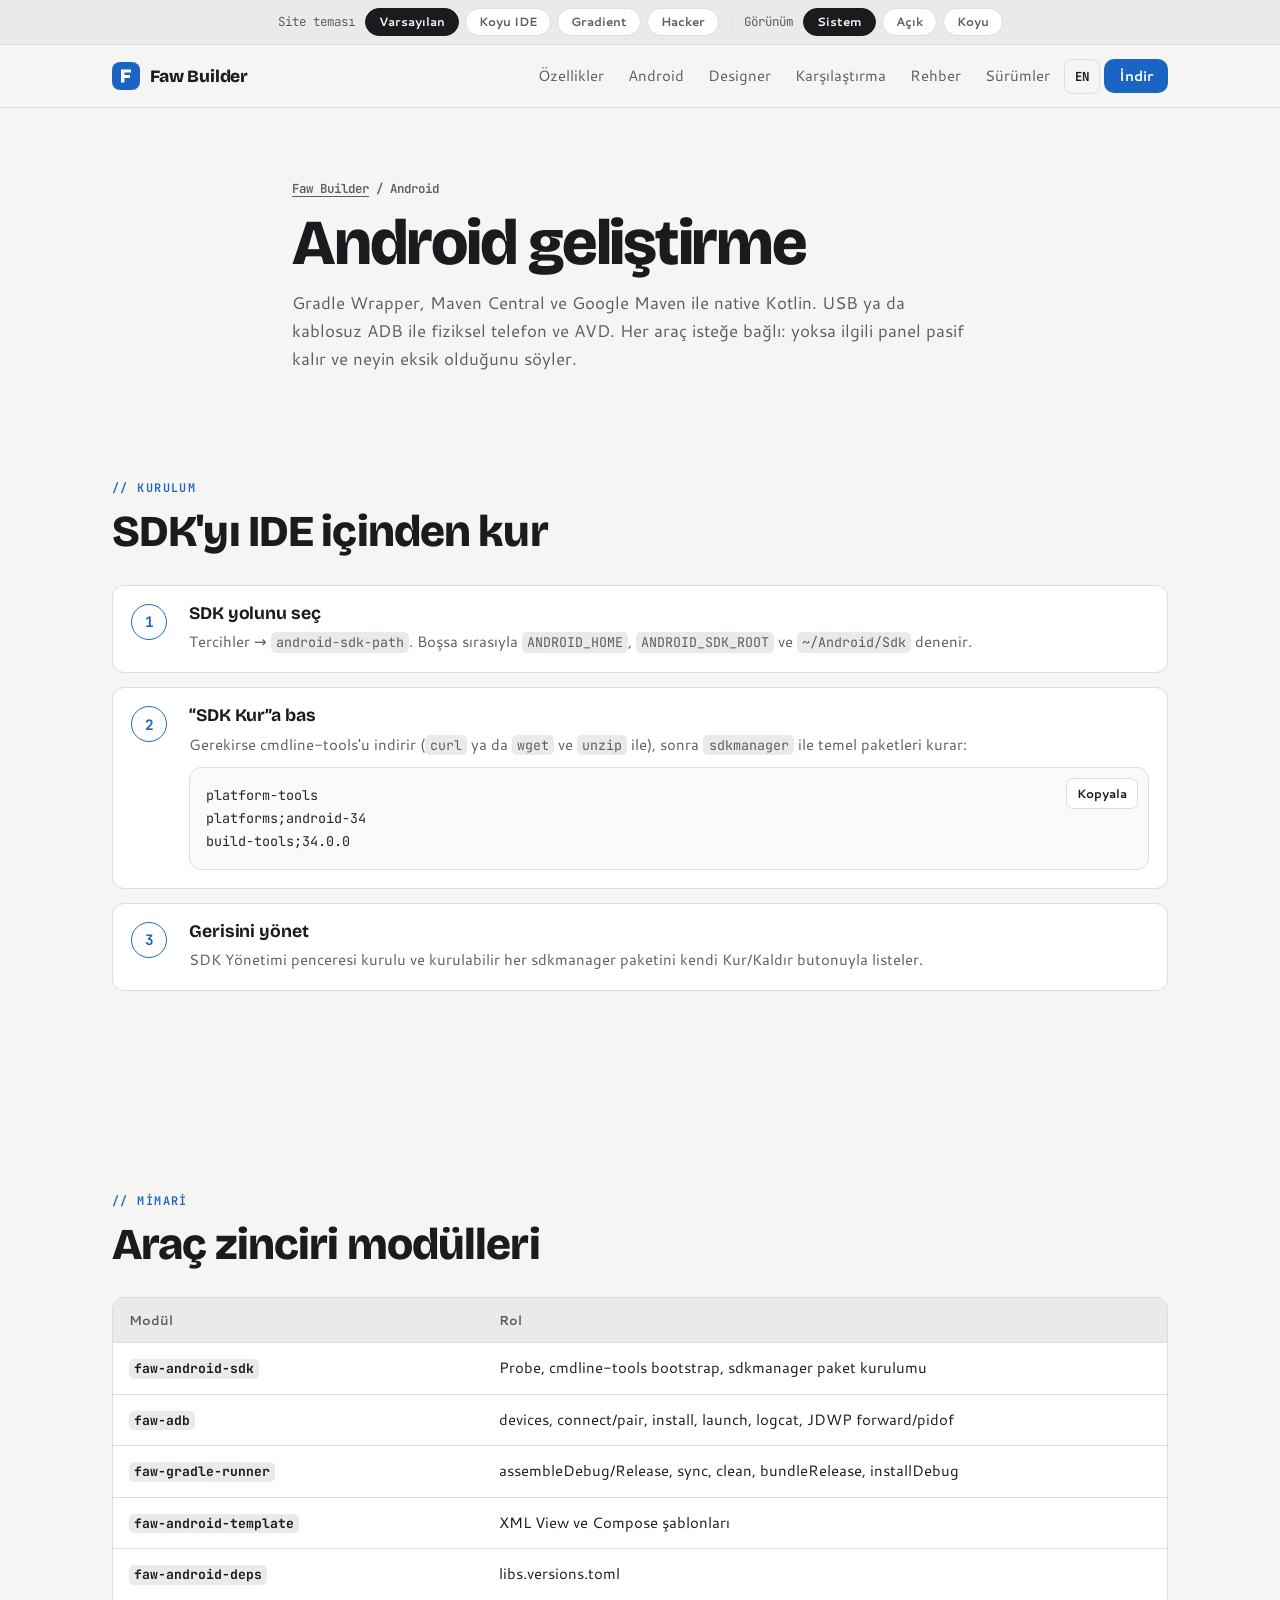
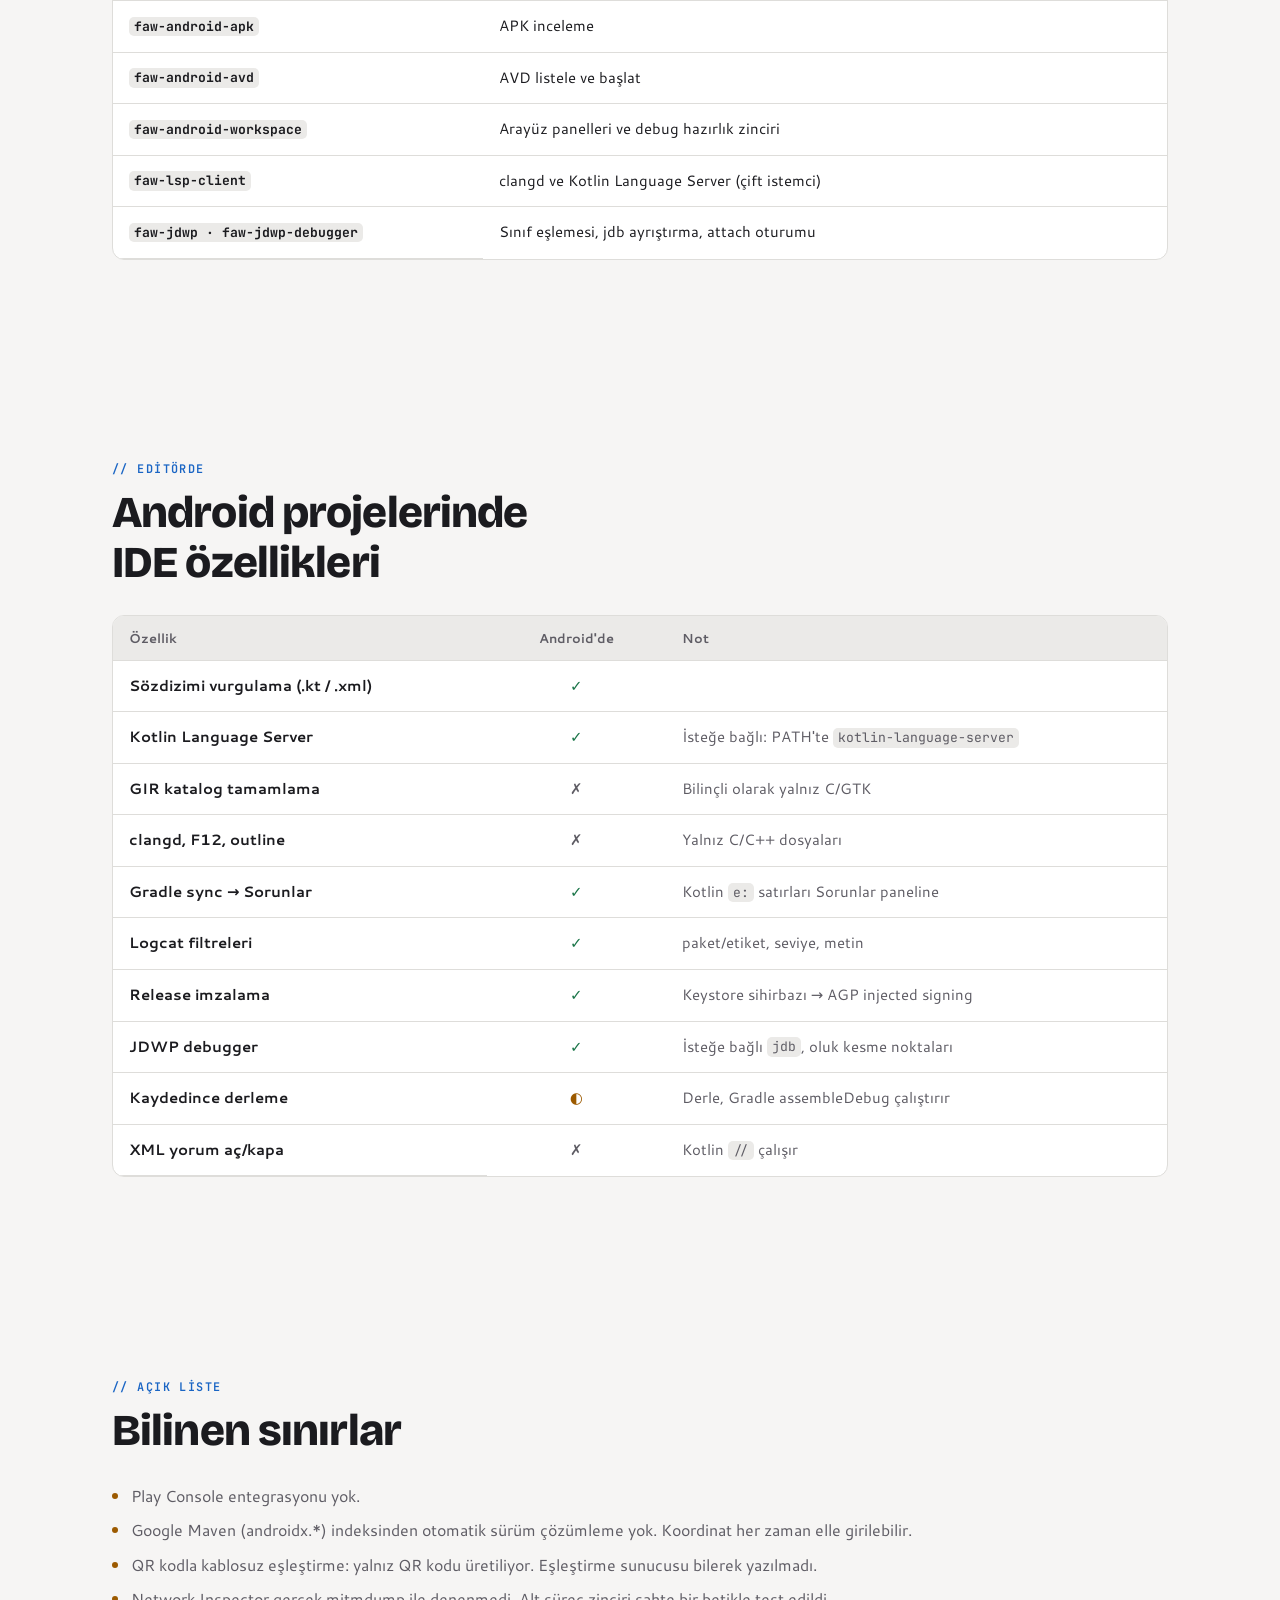
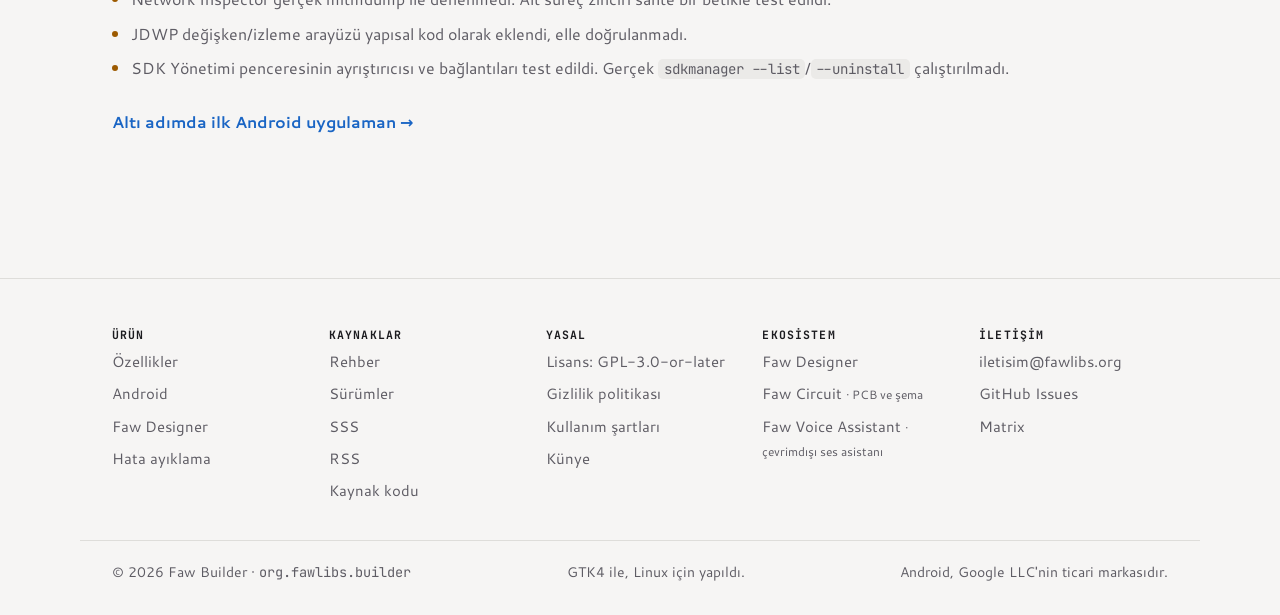
<file: android.html>
<!DOCTYPE html>
<html lang="tr">
<head>
<meta charset="UTF-8">
<meta name="viewport" content="width=device-width, initial-scale=1.0, viewport-fit=cover">
<title>Faw Builder Android</title>
<meta name="description" content="Faw Builder ile Kotlin Android geliştirme: SDK kurulumu, araç zinciri, IDE özellikleri ve bilinen sınırlar.">
<meta property="og:title" content="Faw Builder Android">
<meta property="og:description" content="Faw Builder ile Kotlin Android geliştirme: SDK kurulumu, araç zinciri, IDE özellikleri ve bilinen sınırlar.">
<meta property="og:url" content="https://fawlibs.org/android.html">
<meta property="og:image" content="https://fawlibs.org/og-image.png">
<link rel="canonical" href="https://fawlibs.org/android.html">
<link rel="alternate" type="application/rss+xml" title="Faw Builder sürümleri" href="feed.xml">
<meta name="theme-color" content="#f6f5f4" media="(prefers-color-scheme: light)">
<meta name="theme-color" content="#1d1d20" media="(prefers-color-scheme: dark)">
<link rel="icon" href="assets/icons/favicon.svg" type="image/svg+xml">
<link rel="icon" href="assets/icons/icon-192.png" type="image/png" sizes="192x192">
<link rel="apple-touch-icon" href="assets/icons/apple-touch-icon.png">
<link rel="manifest" href="site.webmanifest">
<script type="application/ld+json">
{
  "@context": "https://schema.org",
  "@type": "BreadcrumbList",
  "itemListElement": [
    {
      "@type": "ListItem",
      "position": 1,
      "name": "Faw Builder",
      "item": "https://fawlibs.org/"
    },
    {
      "@type": "ListItem",
      "position": 2,
      "name": "Android",
      "item": "https://fawlibs.org/android.html"
    }
  ]
}
</script>
<link rel="stylesheet" href="assets/site.css">
<script src="assets/ayarlar.js"></script>
</head>
<body>
<a class="skip-link" href="#icerik" data-i18n="skip">İçeriğe atla</a>

<div class="theme-bar" role="region" aria-label="Site ayarları" data-i18n-attr="aria-label:theme.region">
  <span class="theme-bar-label" data-i18n="theme.label">Site teması</span>
  <button type="button" data-skin-sec="" aria-pressed="true" data-i18n="theme.default">Varsayılan</button>
  <button type="button" data-skin-sec="ide" aria-pressed="false" data-i18n="theme.ide">Koyu IDE</button>
  <button type="button" data-skin-sec="gradient" aria-pressed="false">Gradient</button>
  <button type="button" data-skin-sec="hacker" aria-pressed="false">Hacker</button>
  <span class="theme-bar-sep" aria-hidden="true"></span>
  <span class="theme-bar-label" data-i18n="theme.mode">Görünüm</span>
  <button type="button" data-mode-sec="" aria-pressed="true" data-i18n="theme.system">Sistem</button>
  <button type="button" data-mode-sec="light" aria-pressed="false" data-i18n="theme.light">Açık</button>
  <button type="button" data-mode-sec="dark" aria-pressed="false" data-i18n="theme.dark">Koyu</button>
</div>

<header class="site-header">
  <div class="wrap header-inner">
    <a class="brand" href="index.html">
      <span class="brand-mark" aria-hidden="true"><svg viewBox="0 0 16 16"><path d="M3 1.5h10v3H6.5v2.5H12v3H6.5v4.5H3z" style="fill:var(--accent-ink)"/></svg></span>
      Faw Builder
    </a>
    <div class="header-tools">
      <button type="button" class="lang-toggle" data-lang-toggle aria-label="Switch language">EN</button>
      <button type="button" class="menu-toggle" id="menu-toggle" aria-expanded="false" aria-controls="site-nav" data-i18n="nav.menu">Menü</button>
    </div>
    <nav class="site-nav" id="site-nav" aria-label="Ana menü">
      <a href="index.html#ozellikler" data-i18n="nav.features">Özellikler</a>
      <a href="android.html" aria-current="page">Android</a>
      <a href="designer.html">Designer</a>
      <a href="index.html#karsilastirma" data-i18n="nav.compare">Karşılaştırma</a>
      <a href="baslangic.html" data-i18n="nav.guide">Rehber</a>
      <a href="surumler.html" data-i18n="nav.releases">Sürümler</a>
      <button type="button" class="lang-toggle" data-lang-toggle aria-label="Switch language">EN</button>
      <a href="index.html#kurulum" class="btn btn-primary btn-sm" data-i18n="hero.download">İndir</a>
    </nav>
  </div>
</header>

<main id="icerik">
  <div class="wrap page-hero">
    <p class="crumb"><a href="index.html">Faw Builder</a> / <span data-i18n="p.crumb">Android</span></p>
    <h1 data-i18n="p.title">Android geliştirme</h1>
    <p class="section-intro" data-i18n="p.intro">Gradle Wrapper, Maven Central ve Google Maven ile native Kotlin. USB ya da kablosuz ADB ile fiziksel telefon ve AVD. Her araç isteğe bağlı: yoksa ilgili panel pasif kalır ve neyin eksik olduğunu söyler.</p>
  </div>

  <section class="wrap section">
    <div class="section-head">
      <span class="eyebrow" data-i18n="a.sdk.e">Kurulum</span>
      <h2 data-i18n="a.sdk.h">SDK'yı IDE içinden kur</h2>
    </div>
    <ol class="steps">
      <li><div><h3 data-i18n="a.s1.t">SDK yolunu seç</h3><p data-i18n="a.s1.b">Tercihler → <code>android-sdk-path</code>. Boşsa sırasıyla <code>ANDROID_HOME</code>, <code>ANDROID_SDK_ROOT</code> ve <code>~/Android/Sdk</code> denenir.</p></div></li>
      <li><div><h3 data-i18n="a.s2.t">“SDK Kur”a bas</h3><p data-i18n="a.s2.b">Gerekirse cmdline-tools'u indirir (<code>curl</code> ya da <code>wget</code> ve <code>unzip</code> ile), sonra <code>sdkmanager</code> ile temel paketleri kurar:</p>
          <div class="code-block"><pre id="cmd-a-s2">platform-tools
platforms;android-34
build-tools;34.0.0</pre>
            <button type="button" class="copy-btn" data-copy="cmd-a-s2" data-i18n="install.copy">Kopyala</button></div></div></li>
      <li><div><h3 data-i18n="a.s3.t">Gerisini yönet</h3><p data-i18n="a.s3.b">SDK Yönetimi penceresi kurulu ve kurulabilir her sdkmanager paketini kendi Kur/Kaldır butonuyla listeler.</p></div></li>
    </ol>
  </section>

  <section class="wrap section">
    <div class="section-head">
      <span class="eyebrow" data-i18n="a.mod.e">Mimari</span>
      <h2 data-i18n="a.mod.h">Araç zinciri modülleri</h2>
    </div>
    <div class="table-wrap">
      <table>
        <caption class="sr-only" data-i18n="a.mod.cap">Android araç zinciri modülleri</caption>
        <thead><tr><th scope="col"><span data-i18n="a.mod.c1">Modül</span></th><th scope="col"><span data-i18n="a.mod.c2">Rol</span></th></tr></thead>
        <tbody>
          <tr><th scope="row"><code>faw-android-sdk</code></th><td><span data-i18n="a.m1">Probe, cmdline-tools bootstrap, sdkmanager paket kurulumu</span></td></tr>
          <tr><th scope="row"><code>faw-adb</code></th><td><span data-i18n="a.m2">devices, connect/pair, install, launch, logcat, JDWP forward/pidof</span></td></tr>
          <tr><th scope="row"><code>faw-gradle-runner</code></th><td><span data-i18n="a.m3">assembleDebug/Release, sync, clean, bundleRelease, installDebug</span></td></tr>
          <tr><th scope="row"><code>faw-android-template</code></th><td><span data-i18n="a.m4">XML View ve Compose şablonları</span></td></tr>
          <tr><th scope="row"><code>faw-android-deps</code></th><td><span data-i18n="a.m5">libs.versions.toml</span></td></tr>
          <tr><th scope="row"><code>faw-android-apk</code></th><td><span data-i18n="a.m6">APK inceleme</span></td></tr>
          <tr><th scope="row"><code>faw-android-avd</code></th><td><span data-i18n="a.m7">AVD listele ve başlat</span></td></tr>
          <tr><th scope="row"><code>faw-android-workspace</code></th><td><span data-i18n="a.m8">Arayüz panelleri ve debug hazırlık zinciri</span></td></tr>
          <tr><th scope="row"><code>faw-lsp-client</code></th><td><span data-i18n="a.m9">clangd ve Kotlin Language Server (çift istemci)</span></td></tr>
          <tr><th scope="row"><code>faw-jdwp · faw-jdwp-debugger</code></th><td><span data-i18n="a.m10">Sınıf eşlemesi, jdb ayrıştırma, attach oturumu</span></td></tr>
        </tbody>
      </table>
    </div>
  </section>

  <section class="wrap section">
    <div class="section-head">
      <span class="eyebrow" data-i18n="a.mx.e">Editörde</span>
      <h2 data-i18n="a.mx.h">Android projelerinde IDE özellikleri</h2>
    </div>
    <div class="table-wrap">
      <table>
        <caption class="sr-only" data-i18n="a.mx.cap">Android projelerinde IDE özellikleri</caption>
        <thead><tr><th scope="col"><span data-i18n="a.mx.c1">Özellik</span></th><th scope="col" class="v"><span data-i18n="a.mx.c2">Android'de</span></th><th scope="col"><span data-i18n="a.mx.c3">Not</span></th></tr></thead>
        <tbody>
          <tr><th scope="row"><span data-i18n="a.x1">Sözdizimi vurgulama (.kt / .xml)</span></th><td class="v yes"><span aria-hidden="true">✓</span><span class="sr-only">var</span></td><td style="color:var(--muted)"></td></tr>
          <tr><th scope="row"><span data-i18n="a.x2">Kotlin Language Server</span></th><td class="v yes"><span aria-hidden="true">✓</span><span class="sr-only">var</span></td><td style="color:var(--muted)"><span data-i18n="a.x2n">İsteğe bağlı: PATH'te <code>kotlin-language-server</code></span></td></tr>
          <tr><th scope="row"><span data-i18n="a.x3">GIR katalog tamamlama</span></th><td class="v no"><span aria-hidden="true">✗</span><span class="sr-only">yok</span></td><td style="color:var(--muted)"><span data-i18n="a.x3n">Bilinçli olarak yalnız C/GTK</span></td></tr>
          <tr><th scope="row"><span data-i18n="a.x4">clangd, F12, outline</span></th><td class="v no"><span aria-hidden="true">✗</span><span class="sr-only">yok</span></td><td style="color:var(--muted)"><span data-i18n="a.x4n">Yalnız C/C++ dosyaları</span></td></tr>
          <tr><th scope="row"><span data-i18n="a.x5">Gradle sync → Sorunlar</span></th><td class="v yes"><span aria-hidden="true">✓</span><span class="sr-only">var</span></td><td style="color:var(--muted)"><span data-i18n="a.x5n">Kotlin <code>e:</code> satırları Sorunlar paneline</span></td></tr>
          <tr><th scope="row"><span data-i18n="a.x6">Logcat filtreleri</span></th><td class="v yes"><span aria-hidden="true">✓</span><span class="sr-only">var</span></td><td style="color:var(--muted)"><span data-i18n="a.x6n">paket/etiket, seviye, metin</span></td></tr>
          <tr><th scope="row"><span data-i18n="a.x7">Release imzalama</span></th><td class="v yes"><span aria-hidden="true">✓</span><span class="sr-only">var</span></td><td style="color:var(--muted)"><span data-i18n="a.x7n">Keystore sihirbazı → AGP injected signing</span></td></tr>
          <tr><th scope="row"><span data-i18n="a.x8">JDWP debugger</span></th><td class="v yes"><span aria-hidden="true">✓</span><span class="sr-only">var</span></td><td style="color:var(--muted)"><span data-i18n="a.x8n">İsteğe bağlı <code>jdb</code>, oluk kesme noktaları</span></td></tr>
          <tr><th scope="row"><span data-i18n="a.x9">Kaydedince derleme</span></th><td class="v part"><span aria-hidden="true">◐</span><span class="sr-only">kısmi</span></td><td style="color:var(--muted)"><span data-i18n="a.x9n">Derle, Gradle assembleDebug çalıştırır</span></td></tr>
          <tr><th scope="row"><span data-i18n="a.x10">XML yorum aç/kapa</span></th><td class="v no"><span aria-hidden="true">✗</span><span class="sr-only">yok</span></td><td style="color:var(--muted)"><span data-i18n="a.x10n">Kotlin <code>//</code> çalışır</span></td></tr>
        </tbody>
      </table>
    </div>
  </section>

  <section class="wrap section">
    <div class="section-head">
      <span class="eyebrow" data-i18n="a.lim.e">Açık liste</span>
      <h2 data-i18n="a.lim.h">Bilinen sınırlar</h2>
    </div>
    <ul class="limits">
      <li data-i18n="a.l1">Play Console entegrasyonu yok.</li>
      <li data-i18n="a.l2">Google Maven (androidx.*) indeksinden otomatik sürüm çözümleme yok. Koordinat her zaman elle girilebilir.</li>
      <li data-i18n="a.l3">QR kodla kablosuz eşleştirme: yalnız QR kodu üretiliyor. Eşleştirme sunucusu bilerek yazılmadı.</li>
      <li data-i18n="a.l4">Network Inspector gerçek mitmdump ile denenmedi. Alt süreç zinciri sahte bir betikle test edildi.</li>
      <li data-i18n="a.l5">JDWP değişken/izleme arayüzü yapısal kod olarak eklendi, elle doğrulanmadı.</li>
      <li data-i18n="a.l6">SDK Yönetimi penceresinin ayrıştırıcısı ve bağlantıları test edildi. Gerçek <code>sdkmanager --list</code>/<code>--uninstall</code> çalıştırılmadı.</li>
    </ul>
    <a class="more-link" href="baslangic.html#android" data-i18n="a.next">Altı adımda ilk Android uygulaman</a>
  </section>
</main>

<footer class="site-footer">
  <div class="wrap footer-grid">
    <div class="footer-col"><span class="footer-heading" data-i18n="footer.product">Ürün</span>
      <a href="index.html#ozellikler" data-i18n="nav.features">Özellikler</a><a href="android.html">Android</a><a href="designer.html">Faw Designer</a><a href="debugger.html" data-i18n="nav.debugger">Hata ayıklama</a></div>
    <div class="footer-col"><span class="footer-heading" data-i18n="footer.res">Kaynaklar</span>
      <a href="baslangic.html" data-i18n="nav.guide">Rehber</a><a href="surumler.html" data-i18n="nav.releases">Sürümler</a><a href="index.html#sss" data-i18n="nav.faq">SSS</a><a href="feed.xml">RSS</a>
      <!-- ÖRNEK: GITHUB_URL --><a href="https://github.com/fawlibs/faw-builder" rel="noopener" data-i18n="hero.source">Kaynak kodu</a></div>
    <div class="footer-col"><span class="footer-heading" data-i18n="footer.legal">Yasal</span>
      <a href="https://www.gnu.org/licenses/gpl-3.0.html" rel="license noopener" data-i18n="footer.license">Lisans: GPL-3.0-or-later</a>
      <a href="gizlilik.html" data-i18n="footer.privacy">Gizlilik politikası</a>
      <a href="kullanim-sartlari.html" data-i18n="footer.terms">Kullanım şartları</a>
      <a href="kunye.html" data-i18n="footer.imprint">Künye</a></div>
    <div class="footer-col"><span class="footer-heading" data-i18n="footer.eco">Ekosistem</span>
      <a href="designer.html">Faw Designer</a>
      <a href="circuit.html">Faw Circuit <small class="footer-muted" data-i18n="footer.circuit">· PCB ve şema</small></a>
      <a href="ses-asistani.html">Faw Voice Assistant <small class="footer-muted" data-i18n="footer.voice">· çevrimdışı ses asistanı</small></a></div>
    <div class="footer-col"><span class="footer-heading" data-i18n="footer.contact">İletişim</span>
      <!-- ÖRNEK: CONTACT --><a href="mailto:iletisim@fawlibs.org">iletisim@fawlibs.org</a><a href="https://github.com/fawlibs/faw-builder/issues" rel="noopener">GitHub Issues</a><a href="https://matrix.to/#/#faw-builder:matrix.org" rel="noopener">Matrix</a></div>
  </div>
  <div class="wrap footer-bottom">
    <span>© 2026 Faw Builder · <span style="font-family:var(--f-mono)">org.fawlibs.builder</span></span>
    <span data-i18n="footer.made">GTK4 ile, Linux için yapıldı.</span>
    <span data-i18n="footer.tm">Android, Google LLC'nin ticari markasıdır.</span>
  </div>
</footer>

<script>window.FAW_PAGE_EN = {
 "p.crumb": "Android",
 "p.title": "Android development",
 "p.intro": "Native Kotlin with the Gradle Wrapper, Maven Central and Google Maven. Physical phones over USB or wireless ADB, plus AVDs. Every tool is optional: if it is missing, its panel stays inactive and says what is missing.",
 "a.sdk.e": "Setup",
 "a.sdk.h": "Install the SDK from inside the IDE",
 "a.s1.t": "Pick the SDK path",
 "a.s1.b": "Preferences → <code>android-sdk-path</code>. If empty, <code>ANDROID_HOME</code>, <code>ANDROID_SDK_ROOT</code> and <code>~/Android/Sdk</code> are tried in that order.",
 "a.s2.t": "Press “Install SDK”",
 "a.s2.b": "If needed it downloads cmdline-tools (with <code>curl</code> or <code>wget</code> and <code>unzip</code>), then installs the essential packages with <code>sdkmanager</code>:",
 "a.s3.t": "Manage the rest",
 "a.s3.b": "The SDK Manager window lists every installed and installable sdkmanager package with its own Install/Remove button.",
 "a.mod.e": "Architecture",
 "a.mod.h": "Toolchain modules",
 "a.mod.cap": "Android toolchain modules",
 "a.mod.c1": "Module",
 "a.mod.c2": "Role",
 "a.m1": "Probe, cmdline-tools bootstrap, sdkmanager package install",
 "a.m2": "devices, connect/pair, install, launch, logcat, JDWP forward/pidof",
 "a.m3": "assembleDebug/Release, sync, clean, bundleRelease, installDebug",
 "a.m4": "XML View and Compose templates",
 "a.m5": "libs.versions.toml",
 "a.m6": "APK inspection",
 "a.m7": "List and start AVDs",
 "a.m8": "UI panels and the debug preparation chain",
 "a.m9": "clangd and Kotlin Language Server (two clients)",
 "a.m10": "Class mapping, jdb parsing, attach session",
 "a.mx.e": "In the editor",
 "a.mx.h": "IDE features in Android projects",
 "a.mx.cap": "IDE features in Android projects",
 "a.mx.c1": "Feature",
 "a.mx.c2": "In Android projects",
 "a.mx.c3": "Note",
 "a.x1": "Syntax highlighting (.kt / .xml)",
 "a.x2": "Kotlin Language Server",
 "a.x2n": "Optional: <code>kotlin-language-server</code> on PATH",
 "a.x3": "GIR catalog completion",
 "a.x3n": "Deliberately C/GTK only",
 "a.x4": "clangd, F12, outline",
 "a.x4n": "C/C++ files only",
 "a.x5": "Gradle sync → Problems",
 "a.x5n": "Kotlin <code>e:</code> lines go to the Problems panel",
 "a.x6": "Logcat filters",
 "a.x6n": "package/tag, level, text",
 "a.x7": "Release signing",
 "a.x7n": "Keystore wizard → AGP injected signing",
 "a.x8": "JDWP debugger",
 "a.x8n": "Optional <code>jdb</code>, gutter breakpoints",
 "a.x9": "Build on save",
 "a.x9n": "Build runs Gradle assembleDebug",
 "a.x10": "XML comment toggle",
 "a.x10n": "Kotlin <code>//</code> works",
 "a.lim.e": "Honest list",
 "a.lim.h": "Known limits",
 "a.l1": "No Play Console integration.",
 "a.l2": "No automatic version resolution from the Google Maven (androidx.*) index. Coordinates can always be typed by hand.",
 "a.l3": "Wireless pairing by QR code: only the QR code is generated. The pairing server was deliberately not written.",
 "a.l4": "Network Inspector has not been tried with a real mitmdump; the subprocess chain was tested with a fake script.",
 "a.l5": "The JDWP variables/watch UI was added as structural code and has not been verified by hand.",
 "a.l6": "The SDK Manager window's parser and wiring are tested; real <code>sdkmanager --list</code>/<code>--uninstall</code> runs have not been.",
 "a.next": "Your first Android app in six steps"
};</script>
<script src="assets/site.js"></script>
</body>
</html>
</file>
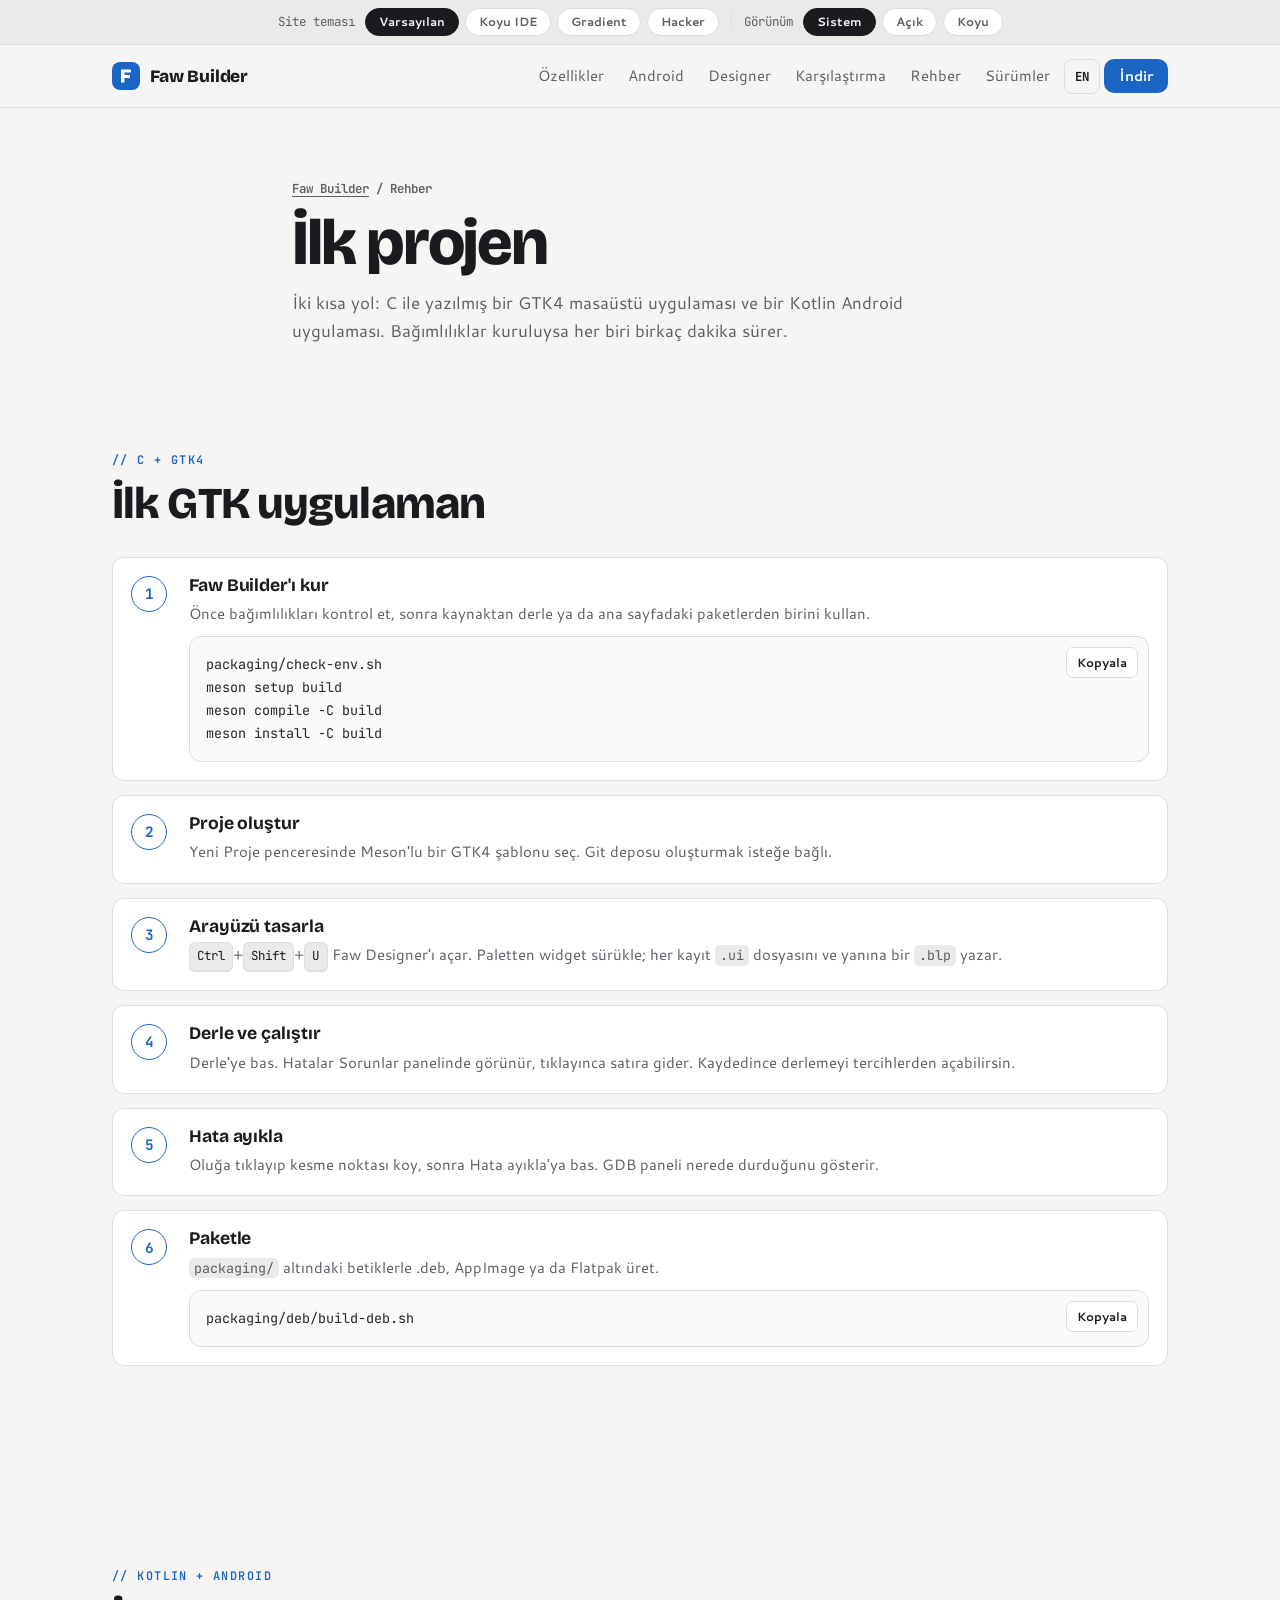
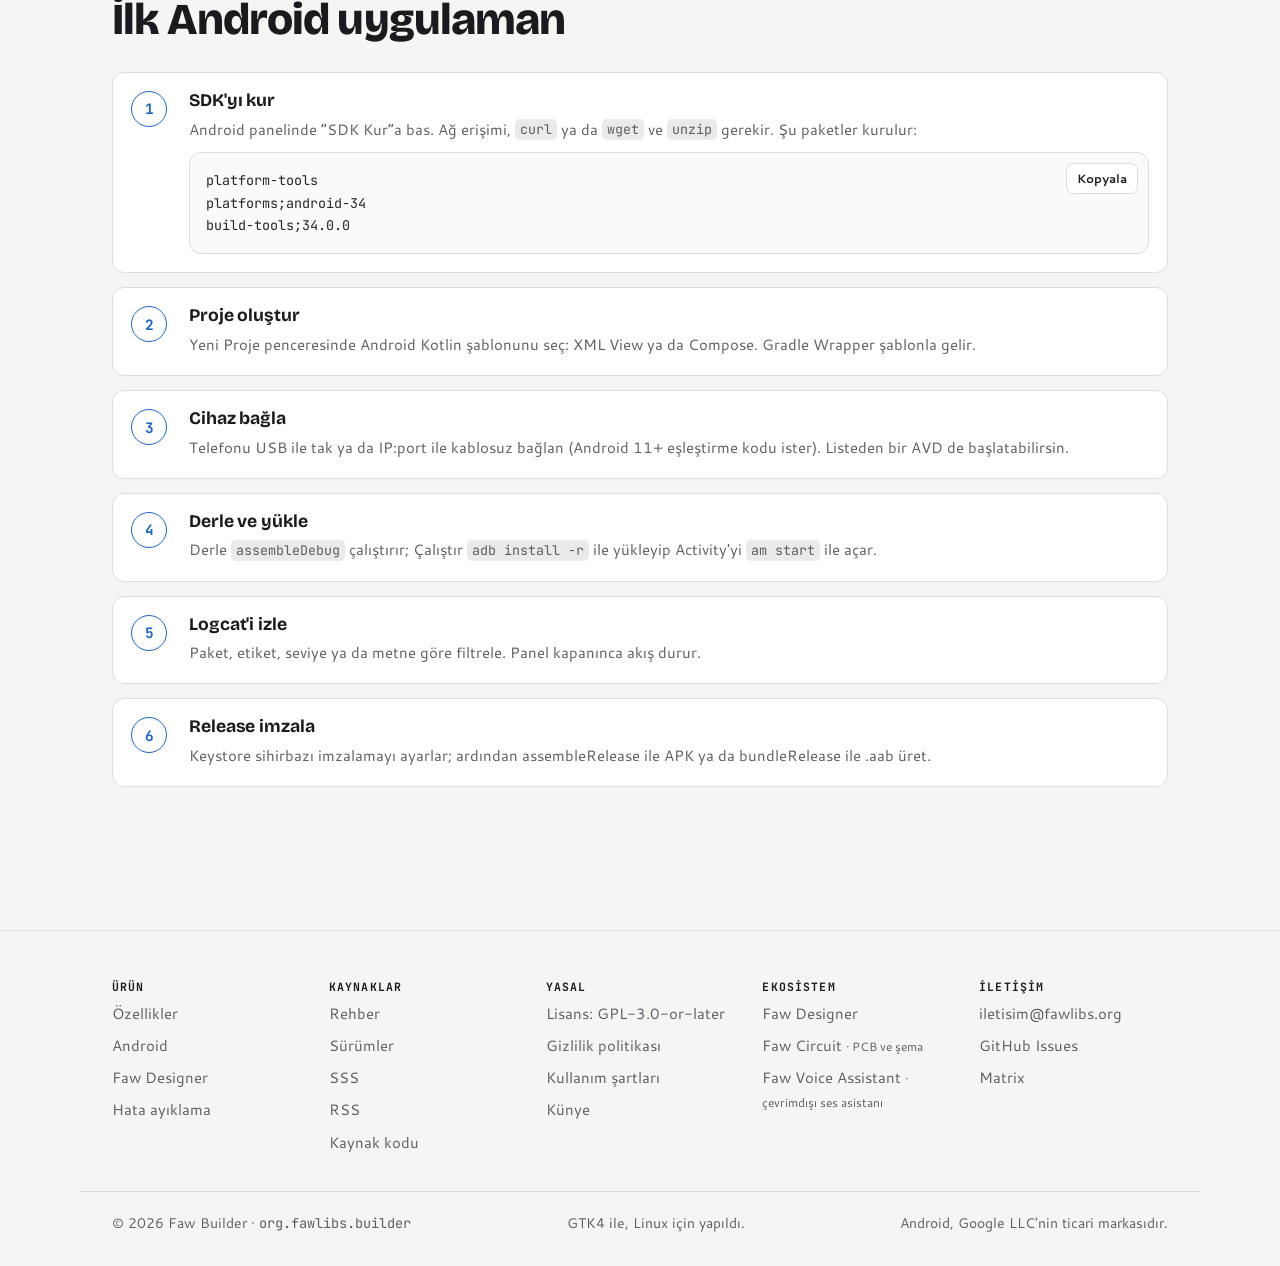
<file: baslangic.html>
<!DOCTYPE html>
<html lang="tr">
<head>
<meta charset="UTF-8">
<meta name="viewport" content="width=device-width, initial-scale=1.0, viewport-fit=cover">
<title>Faw Builder Rehberi</title>
<meta name="description" content="Faw Builder ile ilk GTK4 uygulaman ve ilk Kotlin Android uygulaman, adım adım.">
<meta property="og:title" content="Faw Builder Rehberi">
<meta property="og:description" content="Faw Builder ile ilk GTK4 uygulaman ve ilk Kotlin Android uygulaman, adım adım.">
<meta property="og:url" content="https://fawlibs.org/baslangic.html">
<meta property="og:image" content="https://fawlibs.org/og-image.png">
<link rel="canonical" href="https://fawlibs.org/baslangic.html">
<link rel="alternate" type="application/rss+xml" title="Faw Builder sürümleri" href="feed.xml">
<meta name="theme-color" content="#f6f5f4" media="(prefers-color-scheme: light)">
<meta name="theme-color" content="#1d1d20" media="(prefers-color-scheme: dark)">
<link rel="icon" href="assets/icons/favicon.svg" type="image/svg+xml">
<link rel="icon" href="assets/icons/icon-192.png" type="image/png" sizes="192x192">
<link rel="apple-touch-icon" href="assets/icons/apple-touch-icon.png">
<link rel="manifest" href="site.webmanifest">
<script type="application/ld+json">
{
  "@context": "https://schema.org",
  "@type": "BreadcrumbList",
  "itemListElement": [
    {
      "@type": "ListItem",
      "position": 1,
      "name": "Faw Builder",
      "item": "https://fawlibs.org/"
    },
    {
      "@type": "ListItem",
      "position": 2,
      "name": "Rehber",
      "item": "https://fawlibs.org/baslangic.html"
    }
  ]
}
</script>
<link rel="stylesheet" href="assets/site.css">
<script src="assets/ayarlar.js"></script>
</head>
<body>
<a class="skip-link" href="#icerik" data-i18n="skip">İçeriğe atla</a>

<div class="theme-bar" role="region" aria-label="Site ayarları" data-i18n-attr="aria-label:theme.region">
  <span class="theme-bar-label" data-i18n="theme.label">Site teması</span>
  <button type="button" data-skin-sec="" aria-pressed="true" data-i18n="theme.default">Varsayılan</button>
  <button type="button" data-skin-sec="ide" aria-pressed="false" data-i18n="theme.ide">Koyu IDE</button>
  <button type="button" data-skin-sec="gradient" aria-pressed="false">Gradient</button>
  <button type="button" data-skin-sec="hacker" aria-pressed="false">Hacker</button>
  <span class="theme-bar-sep" aria-hidden="true"></span>
  <span class="theme-bar-label" data-i18n="theme.mode">Görünüm</span>
  <button type="button" data-mode-sec="" aria-pressed="true" data-i18n="theme.system">Sistem</button>
  <button type="button" data-mode-sec="light" aria-pressed="false" data-i18n="theme.light">Açık</button>
  <button type="button" data-mode-sec="dark" aria-pressed="false" data-i18n="theme.dark">Koyu</button>
</div>

<header class="site-header">
  <div class="wrap header-inner">
    <a class="brand" href="index.html">
      <span class="brand-mark" aria-hidden="true"><svg viewBox="0 0 16 16"><path d="M3 1.5h10v3H6.5v2.5H12v3H6.5v4.5H3z" style="fill:var(--accent-ink)"/></svg></span>
      Faw Builder
    </a>
    <div class="header-tools">
      <button type="button" class="lang-toggle" data-lang-toggle aria-label="Switch language">EN</button>
      <button type="button" class="menu-toggle" id="menu-toggle" aria-expanded="false" aria-controls="site-nav" data-i18n="nav.menu">Menü</button>
    </div>
    <nav class="site-nav" id="site-nav" aria-label="Ana menü">
      <a href="index.html#ozellikler" data-i18n="nav.features">Özellikler</a>
      <a href="android.html">Android</a>
      <a href="designer.html">Designer</a>
      <a href="index.html#karsilastirma" data-i18n="nav.compare">Karşılaştırma</a>
      <a href="baslangic.html" aria-current="page" data-i18n="nav.guide">Rehber</a>
      <a href="surumler.html" data-i18n="nav.releases">Sürümler</a>
      <button type="button" class="lang-toggle" data-lang-toggle aria-label="Switch language">EN</button>
      <a href="index.html#kurulum" class="btn btn-primary btn-sm" data-i18n="hero.download">İndir</a>
    </nav>
  </div>
</header>

<main id="icerik">
  <div class="wrap page-hero">
    <p class="crumb"><a href="index.html">Faw Builder</a> / <span data-i18n="p.crumb">Rehber</span></p>
    <h1 data-i18n="p.title">İlk projen</h1>
    <p class="section-intro" data-i18n="p.intro">İki kısa yol: C ile yazılmış bir GTK4 masaüstü uygulaması ve bir Kotlin Android uygulaması. Bağımlılıklar kuruluysa her biri birkaç dakika sürer.</p>
  </div>

  <section class="wrap section" id="gtk">
    <div class="section-head">
      <span class="eyebrow" data-i18n="b.gtk.e">C + GTK4</span>
      <h2 data-i18n="b.gtk.h">İlk GTK uygulaman</h2>
    </div>
    <ol class="steps">
      <li><div><h3 data-i18n="b.g1.t">Faw Builder'ı kur</h3><p data-i18n="b.g1.b">Önce bağımlılıkları kontrol et, sonra kaynaktan derle ya da ana sayfadaki paketlerden birini kullan.</p>
          <div class="code-block"><pre id="cmd-b-g1">packaging/check-env.sh
meson setup build
meson compile -C build
meson install -C build</pre>
            <button type="button" class="copy-btn" data-copy="cmd-b-g1" data-i18n="install.copy">Kopyala</button></div></div></li>
      <li><div><h3 data-i18n="b.g2.t">Proje oluştur</h3><p data-i18n="b.g2.b">Yeni Proje penceresinde Meson'lu bir GTK4 şablonu seç. Git deposu oluşturmak isteğe bağlı.</p></div></li>
      <li><div><h3 data-i18n="b.g3.t">Arayüzü tasarla</h3><p data-i18n="b.g3.b"><kbd>Ctrl</kbd>+<kbd>Shift</kbd>+<kbd>U</kbd> Faw Designer'ı açar. Paletten widget sürükle; her kayıt <code>.ui</code> dosyasını ve yanına bir <code>.blp</code> yazar.</p></div></li>
      <li><div><h3 data-i18n="b.g4.t">Derle ve çalıştır</h3><p data-i18n="b.g4.b">Derle'ye bas. Hatalar Sorunlar panelinde görünür, tıklayınca satıra gider. Kaydedince derlemeyi tercihlerden açabilirsin.</p></div></li>
      <li><div><h3 data-i18n="b.g5.t">Hata ayıkla</h3><p data-i18n="b.g5.b">Oluğa tıklayıp kesme noktası koy, sonra Hata ayıkla'ya bas. GDB paneli nerede durduğunu gösterir.</p></div></li>
      <li><div><h3 data-i18n="b.g6.t">Paketle</h3><p data-i18n="b.g6.b"><code>packaging/</code> altındaki betiklerle .deb, AppImage ya da Flatpak üret.</p>
          <div class="code-block"><pre id="cmd-b-g6">packaging/deb/build-deb.sh</pre>
            <button type="button" class="copy-btn" data-copy="cmd-b-g6" data-i18n="install.copy">Kopyala</button></div></div></li>
    </ol>
  </section>

  <section class="wrap section" id="android">
    <div class="section-head">
      <span class="eyebrow" data-i18n="b.and.e" lang="en">Kotlin + Android</span>
      <h2 data-i18n="b.and.h">İlk Android uygulaman</h2>
    </div>
    <ol class="steps">
      <li><div><h3 data-i18n="b.a1.t">SDK'yı kur</h3><p data-i18n="b.a1.b">Android panelinde “SDK Kur”a bas. Ağ erişimi, <code>curl</code> ya da <code>wget</code> ve <code>unzip</code> gerekir. Şu paketler kurulur:</p>
          <div class="code-block"><pre id="cmd-b-a1">platform-tools
platforms;android-34
build-tools;34.0.0</pre>
            <button type="button" class="copy-btn" data-copy="cmd-b-a1" data-i18n="install.copy">Kopyala</button></div></div></li>
      <li><div><h3 data-i18n="b.a2.t">Proje oluştur</h3><p data-i18n="b.a2.b">Yeni Proje penceresinde Android Kotlin şablonunu seç: XML View ya da Compose. Gradle Wrapper şablonla gelir.</p></div></li>
      <li><div><h3 data-i18n="b.a3.t">Cihaz bağla</h3><p data-i18n="b.a3.b">Telefonu USB ile tak ya da IP:port ile kablosuz bağlan (Android 11+ eşleştirme kodu ister). Listeden bir AVD de başlatabilirsin.</p></div></li>
      <li><div><h3 data-i18n="b.a4.t">Derle ve yükle</h3><p data-i18n="b.a4.b">Derle <code>assembleDebug</code> çalıştırır; Çalıştır <code>adb install -r</code> ile yükleyip Activity'yi <code>am start</code> ile açar.</p></div></li>
      <li><div><h3 data-i18n="b.a5.t">Logcat'i izle</h3><p data-i18n="b.a5.b">Paket, etiket, seviye ya da metne göre filtrele. Panel kapanınca akış durur.</p></div></li>
      <li><div><h3 data-i18n="b.a6.t">Release imzala</h3><p data-i18n="b.a6.b">Keystore sihirbazı imzalamayı ayarlar; ardından assembleRelease ile APK ya da bundleRelease ile .aab üret.</p></div></li>
    </ol>
  </section>
</main>

<footer class="site-footer">
  <div class="wrap footer-grid">
    <div class="footer-col"><span class="footer-heading" data-i18n="footer.product">Ürün</span>
      <a href="index.html#ozellikler" data-i18n="nav.features">Özellikler</a><a href="android.html">Android</a><a href="designer.html">Faw Designer</a><a href="debugger.html" data-i18n="nav.debugger">Hata ayıklama</a></div>
    <div class="footer-col"><span class="footer-heading" data-i18n="footer.res">Kaynaklar</span>
      <a href="baslangic.html" data-i18n="nav.guide">Rehber</a><a href="surumler.html" data-i18n="nav.releases">Sürümler</a><a href="index.html#sss" data-i18n="nav.faq">SSS</a><a href="feed.xml">RSS</a>
      <!-- ÖRNEK: GITHUB_URL --><a href="https://github.com/fawlibs/faw-builder" rel="noopener" data-i18n="hero.source">Kaynak kodu</a></div>
    <div class="footer-col"><span class="footer-heading" data-i18n="footer.legal">Yasal</span>
      <a href="https://www.gnu.org/licenses/gpl-3.0.html" rel="license noopener" data-i18n="footer.license">Lisans: GPL-3.0-or-later</a>
      <a href="gizlilik.html" data-i18n="footer.privacy">Gizlilik politikası</a>
      <a href="kullanim-sartlari.html" data-i18n="footer.terms">Kullanım şartları</a>
      <a href="kunye.html" data-i18n="footer.imprint">Künye</a></div>
    <div class="footer-col"><span class="footer-heading" data-i18n="footer.eco">Ekosistem</span>
      <a href="designer.html">Faw Designer</a>
      <a href="circuit.html">Faw Circuit <small class="footer-muted" data-i18n="footer.circuit">· PCB ve şema</small></a>
      <a href="ses-asistani.html">Faw Voice Assistant <small class="footer-muted" data-i18n="footer.voice">· çevrimdışı ses asistanı</small></a></div>
    <div class="footer-col"><span class="footer-heading" data-i18n="footer.contact">İletişim</span>
      <!-- ÖRNEK: CONTACT --><a href="mailto:iletisim@fawlibs.org">iletisim@fawlibs.org</a><a href="https://github.com/fawlibs/faw-builder/issues" rel="noopener">GitHub Issues</a><a href="https://matrix.to/#/#faw-builder:matrix.org" rel="noopener">Matrix</a></div>
  </div>
  <div class="wrap footer-bottom">
    <span>© 2026 Faw Builder · <span style="font-family:var(--f-mono)">org.fawlibs.builder</span></span>
    <span data-i18n="footer.made">GTK4 ile, Linux için yapıldı.</span>
    <span data-i18n="footer.tm">Android, Google LLC'nin ticari markasıdır.</span>
  </div>
</footer>

<script>window.FAW_PAGE_EN = {
 "p.crumb": "Guide",
 "p.title": "Your first project",
 "p.intro": "Two short paths: a GTK4 desktop app written in C, and a Kotlin Android app. Each takes a few minutes once the dependencies are installed.",
 "b.gtk.e": "C + GTK4",
 "b.gtk.h": "Your first GTK app",
 "b.g1.t": "Install Faw Builder",
 "b.g1.b": "Check the dependencies first, then build from source or use one of the packages on the home page.",
 "b.g2.t": "Create a project",
 "b.g2.b": "In the New Project window, pick a GTK4 template with Meson. Creating a Git repository is optional.",
 "b.g3.t": "Design the interface",
 "b.g3.b": "<kbd>Ctrl</kbd>+<kbd>Shift</kbd>+<kbd>U</kbd> opens Faw Designer. Drag widgets from the palette; every save writes the <code>.ui</code> file and a <code>.blp</code> next to it.",
 "b.g4.t": "Build and run",
 "b.g4.b": "Press Build. Errors appear in the Problems panel; clicking one jumps to the line. You can turn on build-on-save in the preferences.",
 "b.g5.t": "Debug",
 "b.g5.b": "Click the gutter to set a breakpoint, then press Debug. The GDB panel shows where it stopped.",
 "b.g6.t": "Package",
 "b.g6.b": "Build a .deb, AppImage or Flatpak with the scripts under <code>packaging/</code>.",
 "b.and.e": "Kotlin + Android",
 "b.and.h": "Your first Android app",
 "b.a1.t": "Install the SDK",
 "b.a1.b": "In the Android panel press “Install SDK”. It needs network access, <code>curl</code> or <code>wget</code>, and <code>unzip</code>. These packages are installed:",
 "b.a2.t": "Create a project",
 "b.a2.b": "Pick the Android Kotlin template in the New Project window: XML View or Compose. The Gradle Wrapper comes with it.",
 "b.a3.t": "Connect a device",
 "b.a3.b": "Plug in a phone over USB, or connect wirelessly with IP:port (Android 11+ uses a pairing code). You can also start an AVD from the list.",
 "b.a4.t": "Build and install",
 "b.a4.b": "Build runs <code>assembleDebug</code>; Run installs it with <code>adb install -r</code> and opens the Activity with <code>am start</code>.",
 "b.a5.t": "Watch Logcat",
 "b.a5.b": "Filter by package, tag, level or text. The stream stops when the panel closes.",
 "b.a6.t": "Sign a release",
 "b.a6.b": "The keystore wizard sets up signing; then build an APK with assembleRelease or an .aab with bundleRelease."
};</script>
<script src="assets/site.js"></script>
</body>
</html>
</file>
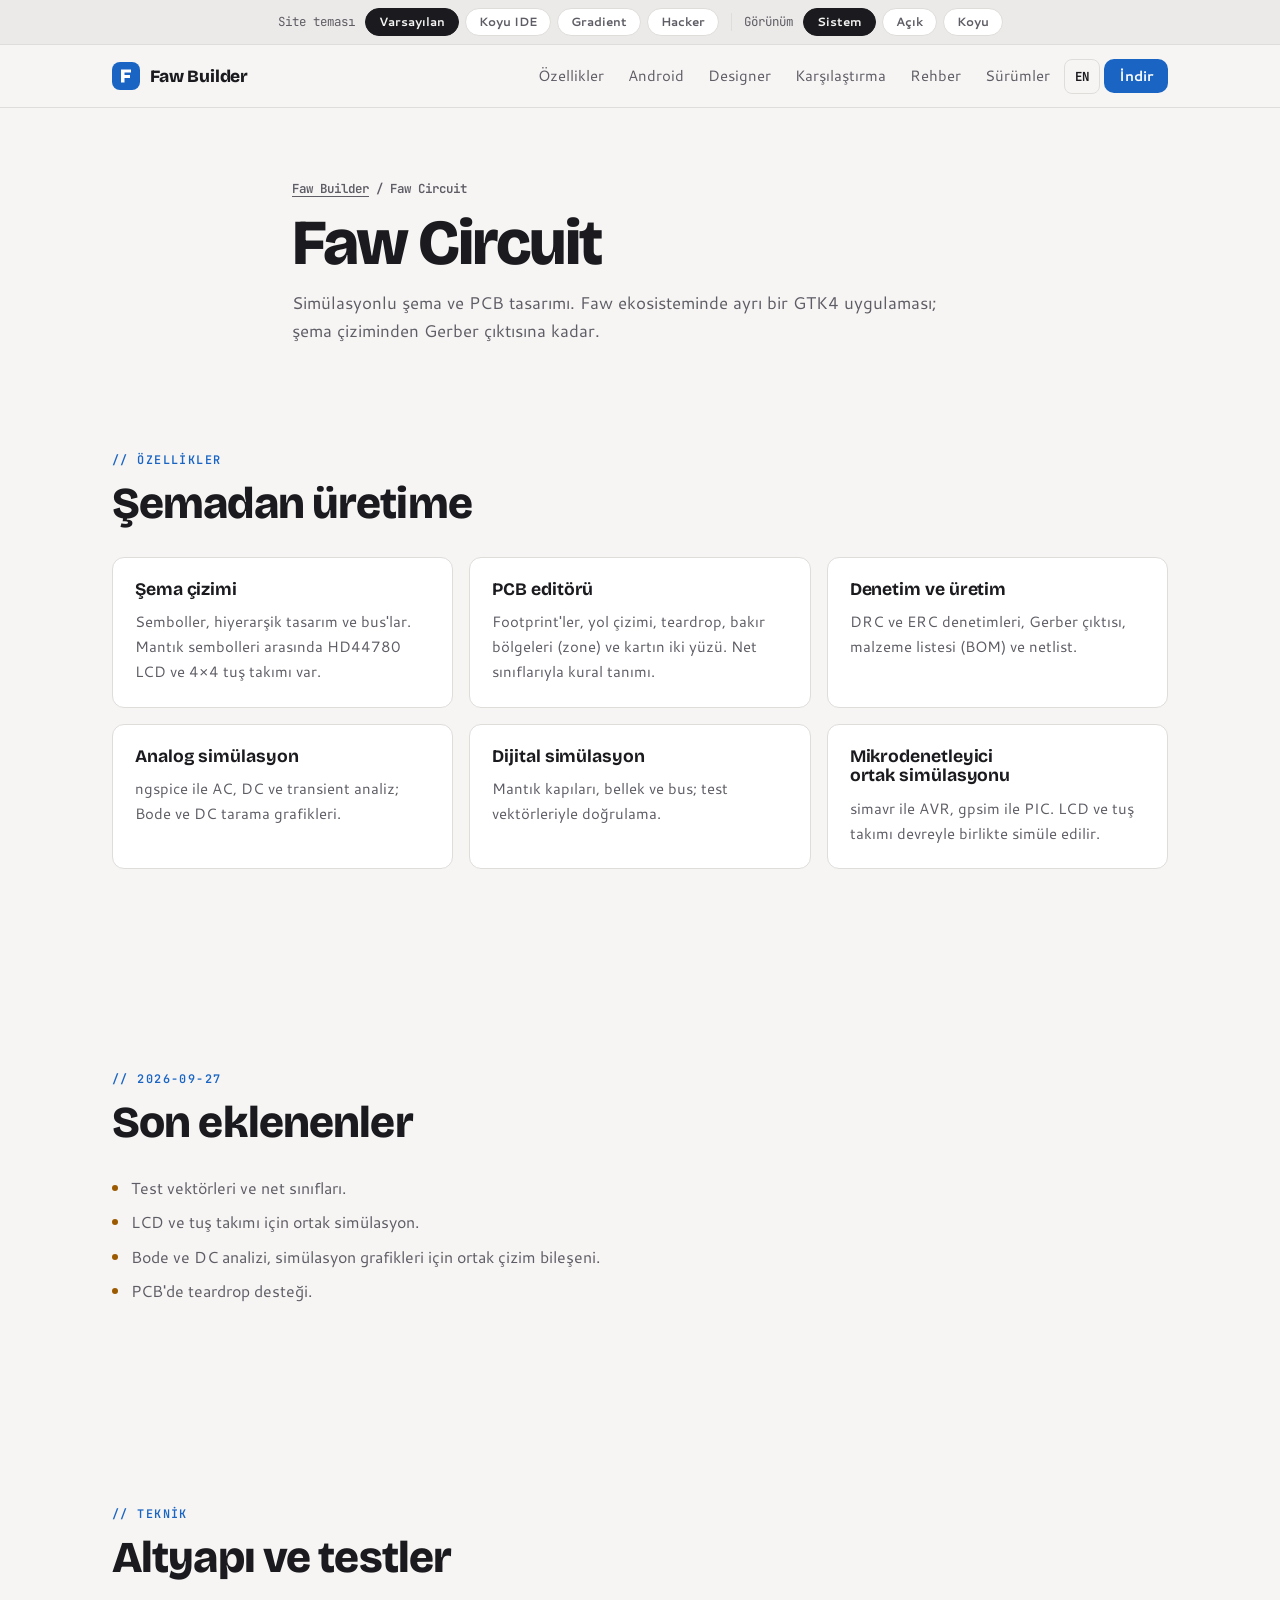
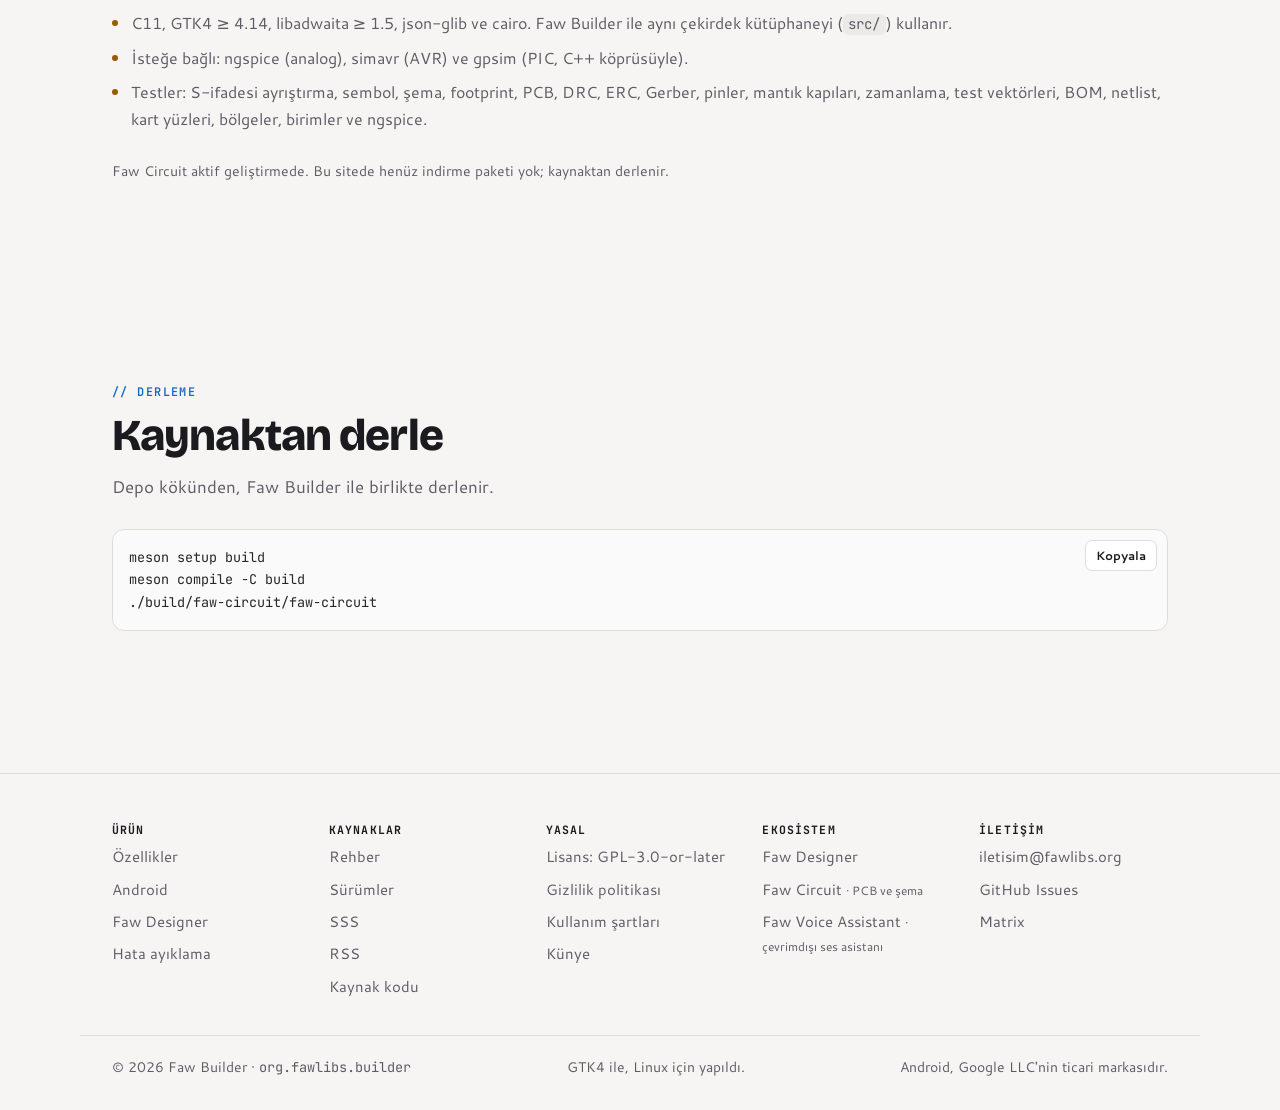
<file: circuit.html>
<!DOCTYPE html>
<html lang="tr">
<head>
<meta charset="UTF-8">
<meta name="viewport" content="width=device-width, initial-scale=1.0, viewport-fit=cover">
<title>Faw Circuit · PCB ve şema tasarımı</title>
<meta name="description" content="Faw Circuit: şema çizimi, PCB editörü, DRC/ERC, Gerber ve ngspice, simavr, gpsim ile simülasyon. GTK4 ile yazılmış.">
<meta property="og:title" content="Faw Circuit · PCB ve şema tasarımı">
<meta property="og:description" content="Faw Circuit: şema çizimi, PCB editörü, DRC/ERC, Gerber ve ngspice, simavr, gpsim ile simülasyon. GTK4 ile yazılmış.">
<meta property="og:url" content="https://fawlibs.org/circuit.html">
<meta property="og:image" content="https://fawlibs.org/og-image.png">
<link rel="canonical" href="https://fawlibs.org/circuit.html">
<link rel="alternate" type="application/rss+xml" title="Faw Builder sürümleri" href="feed.xml">
<meta name="theme-color" content="#f6f5f4" media="(prefers-color-scheme: light)">
<meta name="theme-color" content="#1d1d20" media="(prefers-color-scheme: dark)">
<link rel="icon" href="assets/icons/favicon.svg" type="image/svg+xml">
<link rel="icon" href="assets/icons/icon-192.png" type="image/png" sizes="192x192">
<link rel="apple-touch-icon" href="assets/icons/apple-touch-icon.png">
<link rel="manifest" href="site.webmanifest">
<script type="application/ld+json">
[
  {
    "@context": "https://schema.org",
    "@type": "BreadcrumbList",
    "itemListElement": [
      {
        "@type": "ListItem",
        "position": 1,
        "name": "Faw Builder",
        "item": "https://fawlibs.org/"
      },
      {
        "@type": "ListItem",
        "position": 2,
        "name": "Faw Circuit",
        "item": "https://fawlibs.org/circuit.html"
      }
    ]
  },
  {
    "@context": "https://schema.org",
    "@type": "SoftwareApplication",
    "name": "Faw Circuit",
    "applicationCategory": "DeveloperApplication",
    "operatingSystem": "Linux",
    "description": "Şema ve PCB tasarımı; DRC/ERC, Gerber ve ngspice, simavr, gpsim ile simülasyon.",
    "url": "https://fawlibs.org/circuit.html",
    "license": "https://spdx.org/licenses/GPL-3.0-or-later.html",
    "offers": {
      "@type": "Offer",
      "price": "0",
      "priceCurrency": "USD"
    }
  }
]
</script>
<link rel="stylesheet" href="assets/site.css">
<script src="assets/ayarlar.js"></script>
</head>
<body>
<a class="skip-link" href="#icerik" data-i18n="skip">İçeriğe atla</a>

<div class="theme-bar" role="region" aria-label="Site ayarları" data-i18n-attr="aria-label:theme.region">
  <span class="theme-bar-label" data-i18n="theme.label">Site teması</span>
  <button type="button" data-skin-sec="" aria-pressed="true" data-i18n="theme.default">Varsayılan</button>
  <button type="button" data-skin-sec="ide" aria-pressed="false" data-i18n="theme.ide">Koyu IDE</button>
  <button type="button" data-skin-sec="gradient" aria-pressed="false">Gradient</button>
  <button type="button" data-skin-sec="hacker" aria-pressed="false">Hacker</button>
  <span class="theme-bar-sep" aria-hidden="true"></span>
  <span class="theme-bar-label" data-i18n="theme.mode">Görünüm</span>
  <button type="button" data-mode-sec="" aria-pressed="true" data-i18n="theme.system">Sistem</button>
  <button type="button" data-mode-sec="light" aria-pressed="false" data-i18n="theme.light">Açık</button>
  <button type="button" data-mode-sec="dark" aria-pressed="false" data-i18n="theme.dark">Koyu</button>
</div>

<header class="site-header">
  <div class="wrap header-inner">
    <a class="brand" href="index.html">
      <span class="brand-mark" aria-hidden="true"><svg viewBox="0 0 16 16"><path d="M3 1.5h10v3H6.5v2.5H12v3H6.5v4.5H3z" style="fill:var(--accent-ink)"/></svg></span>
      Faw Builder
    </a>
    <div class="header-tools">
      <button type="button" class="lang-toggle" data-lang-toggle aria-label="Switch language">EN</button>
      <button type="button" class="menu-toggle" id="menu-toggle" aria-expanded="false" aria-controls="site-nav" data-i18n="nav.menu">Menü</button>
    </div>
    <nav class="site-nav" id="site-nav" aria-label="Ana menü">
      <a href="index.html#ozellikler" data-i18n="nav.features">Özellikler</a>
      <a href="android.html">Android</a>
      <a href="designer.html">Designer</a>
      <a href="index.html#karsilastirma" data-i18n="nav.compare">Karşılaştırma</a>
      <a href="baslangic.html" data-i18n="nav.guide">Rehber</a>
      <a href="surumler.html" data-i18n="nav.releases">Sürümler</a>
      <button type="button" class="lang-toggle" data-lang-toggle aria-label="Switch language">EN</button>
      <a href="index.html#kurulum" class="btn btn-primary btn-sm" data-i18n="hero.download">İndir</a>
    </nav>
  </div>
</header>

<main id="icerik">
  <div class="wrap page-hero">
    <p class="crumb"><a href="index.html">Faw Builder</a> / <span data-i18n="p.crumb">Faw Circuit</span></p>
    <h1 data-i18n="p.title">Faw Circuit</h1>
    <p class="section-intro" data-i18n="p.intro">Simülasyonlu şema ve PCB tasarımı. Faw ekosisteminde ayrı bir GTK4 uygulaması; şema çiziminden Gerber çıktısına kadar.</p>
  </div>
  <section class="wrap section">
    <div class="section-head">
      <span class="eyebrow" data-i18n="c.oz.e">Özellikler</span>
      <h2 data-i18n="c.oz.h">Şemadan üretime</h2>
    </div>
    <div class="grid">
      <article class="card"><h3 data-i18n="c.oz.k1.t">Şema çizimi</h3><p data-i18n="c.oz.k1.b">Semboller, hiyerarşik tasarım ve bus'lar. Mantık sembolleri arasında HD44780 LCD ve 4×4 tuş takımı var.</p></article>
      <article class="card"><h3 data-i18n="c.oz.k2.t">PCB editörü</h3><p data-i18n="c.oz.k2.b">Footprint'ler, yol çizimi, teardrop, bakır bölgeleri (zone) ve kartın iki yüzü. Net sınıflarıyla kural tanımı.</p></article>
      <article class="card"><h3 data-i18n="c.oz.k3.t">Denetim ve üretim</h3><p data-i18n="c.oz.k3.b">DRC ve ERC denetimleri, Gerber çıktısı, malzeme listesi (BOM) ve netlist.</p></article>
      <article class="card"><h3 data-i18n="c.oz.k4.t">Analog simülasyon</h3><p data-i18n="c.oz.k4.b">ngspice ile AC, DC ve transient analiz; Bode ve DC tarama grafikleri.</p></article>
      <article class="card"><h3 data-i18n="c.oz.k5.t">Dijital simülasyon</h3><p data-i18n="c.oz.k5.b">Mantık kapıları, bellek ve bus; test vektörleriyle doğrulama.</p></article>
      <article class="card"><h3 data-i18n="c.oz.k6.t">Mikrodenetleyici ortak simülasyonu</h3><p data-i18n="c.oz.k6.b">simavr ile AVR, gpsim ile PIC. LCD ve tuş takımı devreyle birlikte simüle edilir.</p></article>
    </div>
  </section>
  <section class="wrap section">
    <div class="section-head">
      <span class="eyebrow" data-i18n="c.son.e">2026-09-27</span>
      <h2 data-i18n="c.son.h">Son eklenenler</h2>
    </div>
    <ul class="limits">
      <li data-i18n="c.son.l1">Test vektörleri ve net sınıfları.</li>
      <li data-i18n="c.son.l2">LCD ve tuş takımı için ortak simülasyon.</li>
      <li data-i18n="c.son.l3">Bode ve DC analizi, simülasyon grafikleri için ortak çizim bileşeni.</li>
      <li data-i18n="c.son.l4">PCB'de teardrop desteği.</li>
    </ul>
  </section>
  <section class="wrap section">
    <div class="section-head">
      <span class="eyebrow" data-i18n="c.tek.e">Teknik</span>
      <h2 data-i18n="c.tek.h">Altyapı ve testler</h2>
    </div>
    <ul class="limits">
      <li data-i18n="c.tek.l1">C11, GTK4 ≥ 4.14, libadwaita ≥ 1.5, json-glib ve cairo. Faw Builder ile aynı çekirdek kütüphaneyi (<code>src/</code>) kullanır.</li>
      <li data-i18n="c.tek.l2">İsteğe bağlı: ngspice (analog), simavr (AVR) ve gpsim (PIC, C++ köprüsüyle).</li>
      <li data-i18n="c.tek.l3">Testler: S-ifadesi ayrıştırma, sembol, şema, footprint, PCB, DRC, ERC, Gerber, pinler, mantık kapıları, zamanlama, test vektörleri, BOM, netlist, kart yüzleri, bölgeler, birimler ve ngspice.</li>
    </ul>
    <p class="table-note" data-i18n="c.tek.not">Faw Circuit aktif geliştirmede. Bu sitede henüz indirme paketi yok; kaynaktan derlenir.</p>
  </section>
  <section class="wrap section">
    <div class="section-head">
      <span class="eyebrow" data-i18n="c.der.e">Derleme</span>
      <h2 data-i18n="c.der.h">Kaynaktan derle</h2>
      <p class="section-intro" data-i18n="c.der.b">Depo kökünden, Faw Builder ile birlikte derlenir.</p>
    </div>
    <div class="code-block"><pre id="cmd-circuit">meson setup build
meson compile -C build
./build/faw-circuit/faw-circuit</pre>
      <button type="button" class="copy-btn" data-copy="cmd-circuit" data-i18n="install.copy">Kopyala</button></div>
  </section>
</main>

<footer class="site-footer">
  <div class="wrap footer-grid">
    <div class="footer-col"><span class="footer-heading" data-i18n="footer.product">Ürün</span>
      <a href="index.html#ozellikler" data-i18n="nav.features">Özellikler</a><a href="android.html">Android</a><a href="designer.html">Faw Designer</a><a href="debugger.html" data-i18n="nav.debugger">Hata ayıklama</a></div>
    <div class="footer-col"><span class="footer-heading" data-i18n="footer.res">Kaynaklar</span>
      <a href="baslangic.html" data-i18n="nav.guide">Rehber</a><a href="surumler.html" data-i18n="nav.releases">Sürümler</a><a href="index.html#sss" data-i18n="nav.faq">SSS</a><a href="feed.xml">RSS</a>
      <!-- ÖRNEK: GITHUB_URL --><a href="https://github.com/fawlibs/faw-builder" rel="noopener" data-i18n="hero.source">Kaynak kodu</a></div>
    <div class="footer-col"><span class="footer-heading" data-i18n="footer.legal">Yasal</span>
      <a href="https://www.gnu.org/licenses/gpl-3.0.html" rel="license noopener" data-i18n="footer.license">Lisans: GPL-3.0-or-later</a>
      <a href="gizlilik.html" data-i18n="footer.privacy">Gizlilik politikası</a>
      <a href="kullanim-sartlari.html" data-i18n="footer.terms">Kullanım şartları</a>
      <a href="kunye.html" data-i18n="footer.imprint">Künye</a></div>
    <div class="footer-col"><span class="footer-heading" data-i18n="footer.eco">Ekosistem</span>
      <a href="designer.html">Faw Designer</a>
      <a href="circuit.html">Faw Circuit <small class="footer-muted" data-i18n="footer.circuit">· PCB ve şema</small></a>
      <a href="ses-asistani.html">Faw Voice Assistant <small class="footer-muted" data-i18n="footer.voice">· çevrimdışı ses asistanı</small></a></div>
    <div class="footer-col"><span class="footer-heading" data-i18n="footer.contact">İletişim</span>
      <!-- ÖRNEK: CONTACT --><a href="mailto:iletisim@fawlibs.org">iletisim@fawlibs.org</a><a href="https://github.com/fawlibs/faw-builder/issues" rel="noopener">GitHub Issues</a><a href="https://matrix.to/#/#faw-builder:matrix.org" rel="noopener">Matrix</a></div>
  </div>
  <div class="wrap footer-bottom">
    <span>© 2026 Faw Builder · <span style="font-family:var(--f-mono)">org.fawlibs.builder</span></span>
    <span data-i18n="footer.made">GTK4 ile, Linux için yapıldı.</span>
    <span data-i18n="footer.tm">Android, Google LLC'nin ticari markasıdır.</span>
  </div>
</footer>

<script>window.FAW_PAGE_EN = {
 "p.crumb": "Faw Circuit",
 "p.title": "Faw Circuit",
 "p.intro": "Schematic and PCB design with simulation. A separate GTK4 application in the Faw ecosystem, from schematic capture to Gerber output.",
 "c.oz.e": "Features",
 "c.oz.h": "From schematic to fabrication",
 "c.oz.k1.t": "Schematic capture",
 "c.oz.k1.b": "Symbols, hierarchical design and buses. Logic symbols include an HD44780 LCD and a 4×4 keypad.",
 "c.oz.k2.t": "PCB editor",
 "c.oz.k2.b": "Footprints, routing, teardrops, copper zones and both board sides. Rules defined through net classes.",
 "c.oz.k3.t": "Checks and fabrication",
 "c.oz.k3.b": "DRC and ERC checks, Gerber export, bill of materials (BOM) and netlist.",
 "c.oz.k4.t": "Analog simulation",
 "c.oz.k4.b": "AC, DC and transient analysis with ngspice; Bode and DC sweep plots.",
 "c.oz.k5.t": "Digital simulation",
 "c.oz.k5.b": "Logic gates, memory and buses; verification with test vectors.",
 "c.oz.k6.t": "Microcontroller co-simulation",
 "c.oz.k6.b": "AVR through simavr, PIC through gpsim. The LCD and keypad are simulated together with the circuit.",
 "c.son.e": "2026-09-27",
 "c.son.h": "Recently added",
 "c.son.l1": "Test vectors and net classes.",
 "c.son.l2": "Co-simulation for the LCD and keypad.",
 "c.son.l3": "Bode and DC analysis, and a shared plot widget for simulation graphs.",
 "c.son.l4": "Teardrop support on the PCB.",
 "c.tek.e": "Technical",
 "c.tek.h": "Stack and tests",
 "c.tek.l1": "C11, GTK4 ≥ 4.14, libadwaita ≥ 1.5, json-glib and cairo. Uses the same core library (<code>src/</code>) as Faw Builder.",
 "c.tek.l2": "Optional: ngspice (analog), simavr (AVR) and gpsim (PIC, through a C++ bridge).",
 "c.tek.l3": "Tests: S-expression parsing, symbols, schematics, footprints, PCB, DRC, ERC, Gerber, pins, logic gates, timing, test vectors, BOM, netlist, board sides, zones, units and ngspice.",
 "c.tek.not": "Faw Circuit is under active development. There is no download package on this site yet; build it from source.",
 "c.der.e": "Build",
 "c.der.h": "Build from source",
 "c.der.b": "Built from the repository root together with Faw Builder."
};</script>
<script src="assets/site.js"></script>
</body>
</html>
</file>
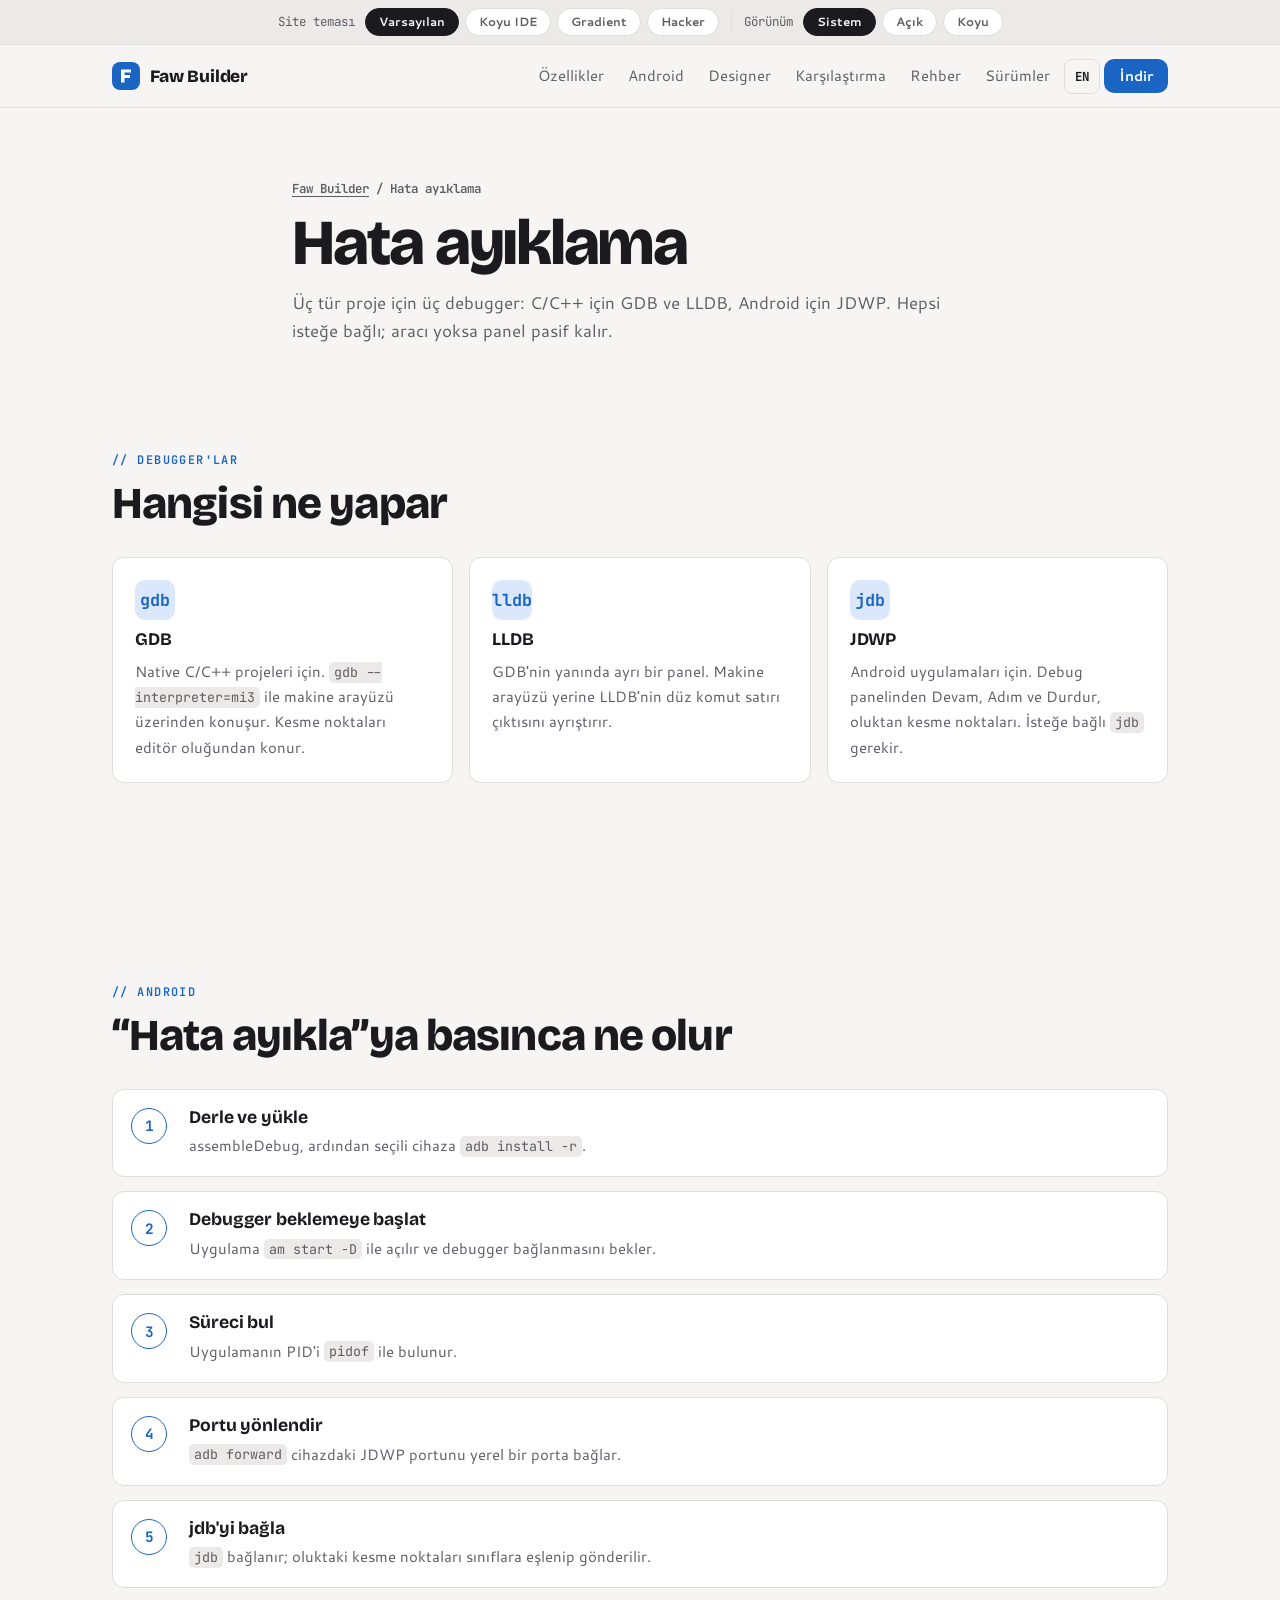
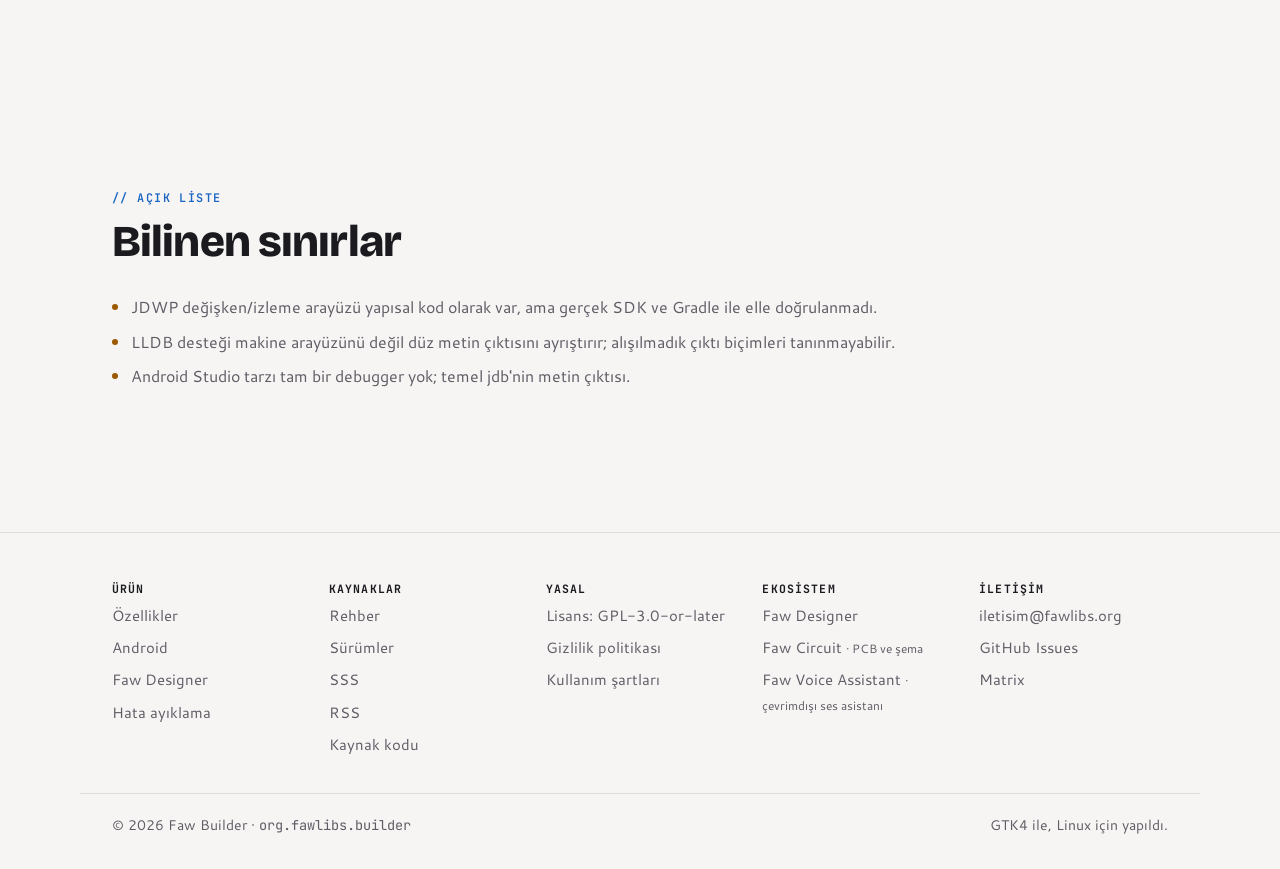
<file: debugger.html>
<!DOCTYPE html>
<html lang="tr">
<head>
<meta charset="UTF-8">
<meta name="viewport" content="width=device-width, initial-scale=1.0, viewport-fit=cover">
<title>Faw Builder Hata Ayıklama</title>
<meta name="description" content="Faw Builder&#x27;da GDB, LLDB ve Android için JDWP ile hata ayıklama.">
<meta property="og:title" content="Faw Builder Hata Ayıklama">
<meta property="og:description" content="Faw Builder&#x27;da GDB, LLDB ve Android için JDWP ile hata ayıklama.">
<meta property="og:url" content="https://fawlibs.org/debugger.html">
<meta property="og:image" content="https://fawlibs.org/og-image.png">
<link rel="canonical" href="https://fawlibs.org/debugger.html">
<link rel="alternate" type="application/rss+xml" title="Faw Builder sürümleri" href="feed.xml">
<meta name="theme-color" content="#f6f5f4" media="(prefers-color-scheme: light)">
<meta name="theme-color" content="#1d1d20" media="(prefers-color-scheme: dark)">
<link rel="icon" href="assets/icons/favicon.svg" type="image/svg+xml">
<link rel="icon" href="assets/icons/icon-192.png" type="image/png" sizes="192x192">
<link rel="apple-touch-icon" href="assets/icons/apple-touch-icon.png">
<link rel="manifest" href="site.webmanifest">
<script type="application/ld+json">
{
  "@context": "https://schema.org",
  "@type": "BreadcrumbList",
  "itemListElement": [
    {
      "@type": "ListItem",
      "position": 1,
      "name": "Faw Builder",
      "item": "https://fawlibs.org/"
    },
    {
      "@type": "ListItem",
      "position": 2,
      "name": "Hata ayıklama",
      "item": "https://fawlibs.org/debugger.html"
    }
  ]
}
</script>
<link rel="stylesheet" href="assets/site.css">
<script src="assets/ayarlar.js"></script>
</head>
<body>
<a class="skip-link" href="#icerik" data-i18n="skip">İçeriğe atla</a>

<div class="theme-bar" role="region" aria-label="Site ayarları" data-i18n-attr="aria-label:theme.region">
  <span class="theme-bar-label" data-i18n="theme.label">Site teması</span>
  <button type="button" data-skin-sec="" aria-pressed="true" data-i18n="theme.default">Varsayılan</button>
  <button type="button" data-skin-sec="ide" aria-pressed="false" data-i18n="theme.ide">Koyu IDE</button>
  <button type="button" data-skin-sec="gradient" aria-pressed="false">Gradient</button>
  <button type="button" data-skin-sec="hacker" aria-pressed="false">Hacker</button>
  <span class="theme-bar-sep" aria-hidden="true"></span>
  <span class="theme-bar-label" data-i18n="theme.mode">Görünüm</span>
  <button type="button" data-mode-sec="" aria-pressed="true" data-i18n="theme.system">Sistem</button>
  <button type="button" data-mode-sec="light" aria-pressed="false" data-i18n="theme.light">Açık</button>
  <button type="button" data-mode-sec="dark" aria-pressed="false" data-i18n="theme.dark">Koyu</button>
</div>

<header class="site-header">
  <div class="wrap header-inner">
    <a class="brand" href="index.html">
      <span class="brand-mark" aria-hidden="true"><svg viewBox="0 0 16 16"><path d="M3 1.5h10v3H6.5v2.5H12v3H6.5v4.5H3z" style="fill:var(--accent-ink)"/></svg></span>
      Faw Builder
    </a>
    <div class="header-tools">
      <button type="button" class="lang-toggle" data-lang-toggle aria-label="Switch language">EN</button>
      <button type="button" class="menu-toggle" id="menu-toggle" aria-expanded="false" aria-controls="site-nav" data-i18n="nav.menu">Menü</button>
    </div>
    <nav class="site-nav" id="site-nav" aria-label="Ana menü">
      <a href="index.html#ozellikler" data-i18n="nav.features">Özellikler</a>
      <a href="android.html">Android</a>
      <a href="designer.html">Designer</a>
      <a href="index.html#karsilastirma" data-i18n="nav.compare">Karşılaştırma</a>
      <a href="baslangic.html" data-i18n="nav.guide">Rehber</a>
      <a href="surumler.html" data-i18n="nav.releases">Sürümler</a>
      <button type="button" class="lang-toggle" data-lang-toggle aria-label="Switch language">EN</button>
      <a href="index.html#kurulum" class="btn btn-primary btn-sm" data-i18n="hero.download">İndir</a>
    </nav>
  </div>
</header>

<main id="icerik">
  <div class="wrap page-hero">
    <p class="crumb"><a href="index.html">Faw Builder</a> / <span data-i18n="p.crumb">Hata ayıklama</span></p>
    <h1 data-i18n="p.title">Hata ayıklama</h1>
    <p class="section-intro" data-i18n="p.intro">Üç tür proje için üç debugger: C/C++ için GDB ve LLDB, Android için JDWP. Hepsi isteğe bağlı; aracı yoksa panel pasif kalır.</p>
  </div>

  <section class="wrap section">
    <div class="section-head">
      <span class="eyebrow" data-i18n="g.e">Debugger'lar</span>
      <h2 data-i18n="g.h">Hangisi ne yapar</h2>
    </div>
    <div class="grid">
      <article class="card"><span class="glyph" aria-hidden="true">gdb</span><h3>GDB</h3><p data-i18n="g.gdb.b">Native C/C++ projeleri için. <code>gdb --interpreter=mi3</code> ile makine arayüzü üzerinden konuşur. Kesme noktaları editör oluğundan konur.</p></article>
      <article class="card"><span class="glyph" aria-hidden="true">lldb</span><h3>LLDB</h3><p data-i18n="g.lldb.b">GDB'nin yanında ayrı bir panel. Makine arayüzü yerine LLDB'nin düz komut satırı çıktısını ayrıştırır.</p></article>
      <article class="card"><span class="glyph" aria-hidden="true">jdb</span><h3>JDWP</h3><p data-i18n="g.jdwp.b">Android uygulamaları için. Debug panelinden Devam, Adım ve Durdur, oluktan kesme noktaları. İsteğe bağlı <code>jdb</code> gerekir.</p></article>
    </div>
  </section>

  <section class="wrap section">
    <div class="section-head">
      <span class="eyebrow" data-i18n="g.ch.e" lang="en">Android</span>
      <h2 data-i18n="g.ch.h">“Hata ayıkla”ya basınca ne olur</h2>
    </div>
    <ol class="steps">
      <li><div><h3 data-i18n="g.s1.t">Derle ve yükle</h3><p data-i18n="g.s1.b">assembleDebug, ardından seçili cihaza <code>adb install -r</code>.</p></div></li>
      <li><div><h3 data-i18n="g.s2.t">Debugger beklemeye başlat</h3><p data-i18n="g.s2.b">Uygulama <code>am start -D</code> ile açılır ve debugger bağlanmasını bekler.</p></div></li>
      <li><div><h3 data-i18n="g.s3.t">Süreci bul</h3><p data-i18n="g.s3.b">Uygulamanın PID'i <code>pidof</code> ile bulunur.</p></div></li>
      <li><div><h3 data-i18n="g.s4.t">Portu yönlendir</h3><p data-i18n="g.s4.b"><code>adb forward</code> cihazdaki JDWP portunu yerel bir porta bağlar.</p></div></li>
      <li><div><h3 data-i18n="g.s5.t">jdb'yi bağla</h3><p data-i18n="g.s5.b"><code>jdb</code> bağlanır; oluktaki kesme noktaları sınıflara eşlenip gönderilir.</p></div></li>
    </ol>
  </section>

  <section class="wrap section">
    <div class="section-head">
      <span class="eyebrow" data-i18n="g.lim.e">Açık liste</span>
      <h2 data-i18n="g.lim.h">Bilinen sınırlar</h2>
    </div>
    <ul class="limits">
      <li data-i18n="g.l1">JDWP değişken/izleme arayüzü yapısal kod olarak var, ama gerçek SDK ve Gradle ile elle doğrulanmadı.</li>
      <li data-i18n="g.l2">LLDB desteği makine arayüzünü değil düz metin çıktısını ayrıştırır; alışılmadık çıktı biçimleri tanınmayabilir.</li>
      <li data-i18n="g.l3">Android Studio tarzı tam bir debugger yok; temel jdb'nin metin çıktısı.</li>
    </ul>
  </section>
</main>

<footer class="site-footer">
  <div class="wrap footer-grid">
    <div class="footer-col"><span class="footer-heading" data-i18n="footer.product">Ürün</span>
      <a href="index.html#ozellikler" data-i18n="nav.features">Özellikler</a><a href="android.html">Android</a><a href="designer.html">Faw Designer</a><a href="debugger.html" data-i18n="nav.debugger">Hata ayıklama</a></div>
    <div class="footer-col"><span class="footer-heading" data-i18n="footer.res">Kaynaklar</span>
      <a href="baslangic.html" data-i18n="nav.guide">Rehber</a><a href="surumler.html" data-i18n="nav.releases">Sürümler</a><a href="index.html#sss" data-i18n="nav.faq">SSS</a><a href="feed.xml">RSS</a>
      <!-- ÖRNEK: GITHUB_URL --><a href="https://github.com/fawlibs/faw-builder" rel="noopener" data-i18n="hero.source">Kaynak kodu</a></div>
    <div class="footer-col"><span class="footer-heading" data-i18n="footer.legal">Yasal</span>
      <a href="https://www.gnu.org/licenses/gpl-3.0.html" rel="license noopener" data-i18n="footer.license">Lisans: GPL-3.0-or-later</a>
      <a href="gizlilik.html" data-i18n="footer.privacy">Gizlilik politikası</a>
      <a href="kullanim-sartlari.html" data-i18n="footer.terms">Kullanım şartları</a></div>
    <div class="footer-col"><span class="footer-heading" data-i18n="footer.eco">Ekosistem</span>
      <a href="designer.html">Faw Designer</a>
      <a href="circuit.html">Faw Circuit <small class="footer-muted" data-i18n="footer.circuit">· PCB ve şema</small></a>
      <a href="ses-asistani.html">Faw Voice Assistant <small class="footer-muted" data-i18n="footer.voice">· çevrimdışı ses asistanı</small></a></div>
    <div class="footer-col"><span class="footer-heading" data-i18n="footer.contact">İletişim</span>
      <!-- ÖRNEK: CONTACT --><a href="mailto:iletisim@fawlibs.org">iletisim@fawlibs.org</a><a href="https://github.com/fawlibs/faw-builder/issues" rel="noopener">GitHub Issues</a><a href="https://matrix.to/#/#faw-builder:matrix.org" rel="noopener">Matrix</a></div>
  </div>
  <div class="wrap footer-bottom">
    <span>© 2026 Faw Builder · <span style="font-family:var(--f-mono)">org.fawlibs.builder</span></span>
    <span data-i18n="footer.made">GTK4 ile, Linux için yapıldı.</span>
  </div>
</footer>

<script>window.FAW_PAGE_EN = {
 "p.crumb": "Debugging",
 "p.title": "Debugging",
 "p.intro": "Three debuggers for three kinds of projects: GDB and LLDB for C/C++, JDWP for Android. Each one is optional; if its tool is missing, the panel stays inactive.",
 "g.e": "Debuggers",
 "g.h": "Which one does what",
 "g.gdb.b": "For native C/C++ projects. Talks to <code>gdb --interpreter=mi3</code> over the machine interface. Breakpoints are set from the editor gutter.",
 "g.lldb.b": "A separate panel next to GDB. It parses LLDB's plain command-line output instead of a machine interface.",
 "g.jdwp.b": "For Android apps. Continue, Step and Stop from the Debug panel, breakpoints from the gutter. Needs the optional <code>jdb</code>.",
 "g.ch.e": "Android",
 "g.ch.h": "What happens when you press “Debug”",
 "g.s1.t": "Build and install",
 "g.s1.b": "assembleDebug, then <code>adb install -r</code> to the selected device.",
 "g.s2.t": "Start waiting for the debugger",
 "g.s2.b": "The app is launched with <code>am start -D</code> and waits for a debugger to attach.",
 "g.s3.t": "Find the process",
 "g.s3.b": "The app's PID is found with <code>pidof</code>.",
 "g.s4.t": "Forward the port",
 "g.s4.b": "<code>adb forward</code> connects the device's JDWP port to a local port.",
 "g.s5.t": "Attach jdb",
 "g.s5.b": "<code>jdb</code> attaches; gutter breakpoints are mapped to classes and sent.",
 "g.lim.e": "Honest list",
 "g.lim.h": "Known limits",
 "g.l1": "The JDWP variables/watch UI exists as structural code but has not been verified by hand with a real SDK and Gradle.",
 "g.l2": "LLDB support parses plain text output, not a machine interface, so unusual output formats may not be recognized.",
 "g.l3": "There is no full Android Studio-style debugger; jdb's text output is the basis."
};</script>
<script src="assets/site.js"></script>
</body>
</html>
</file>
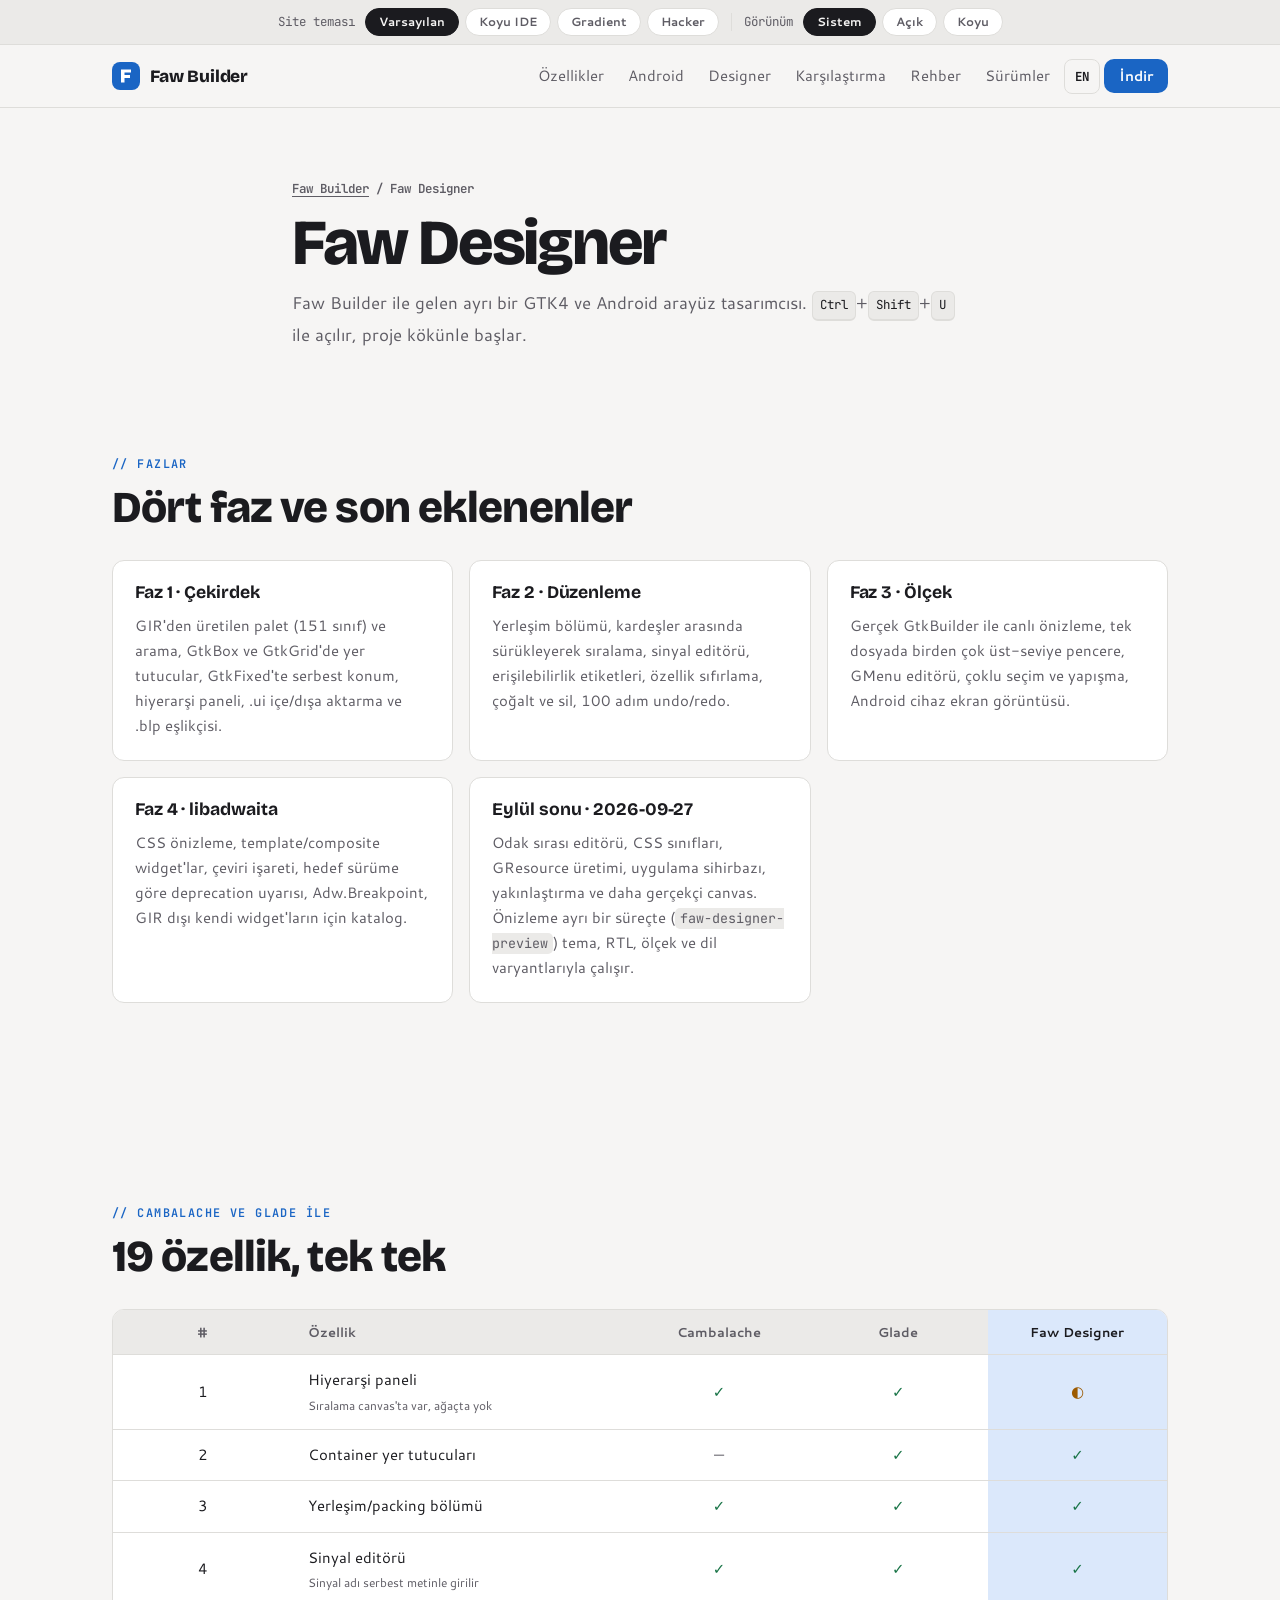
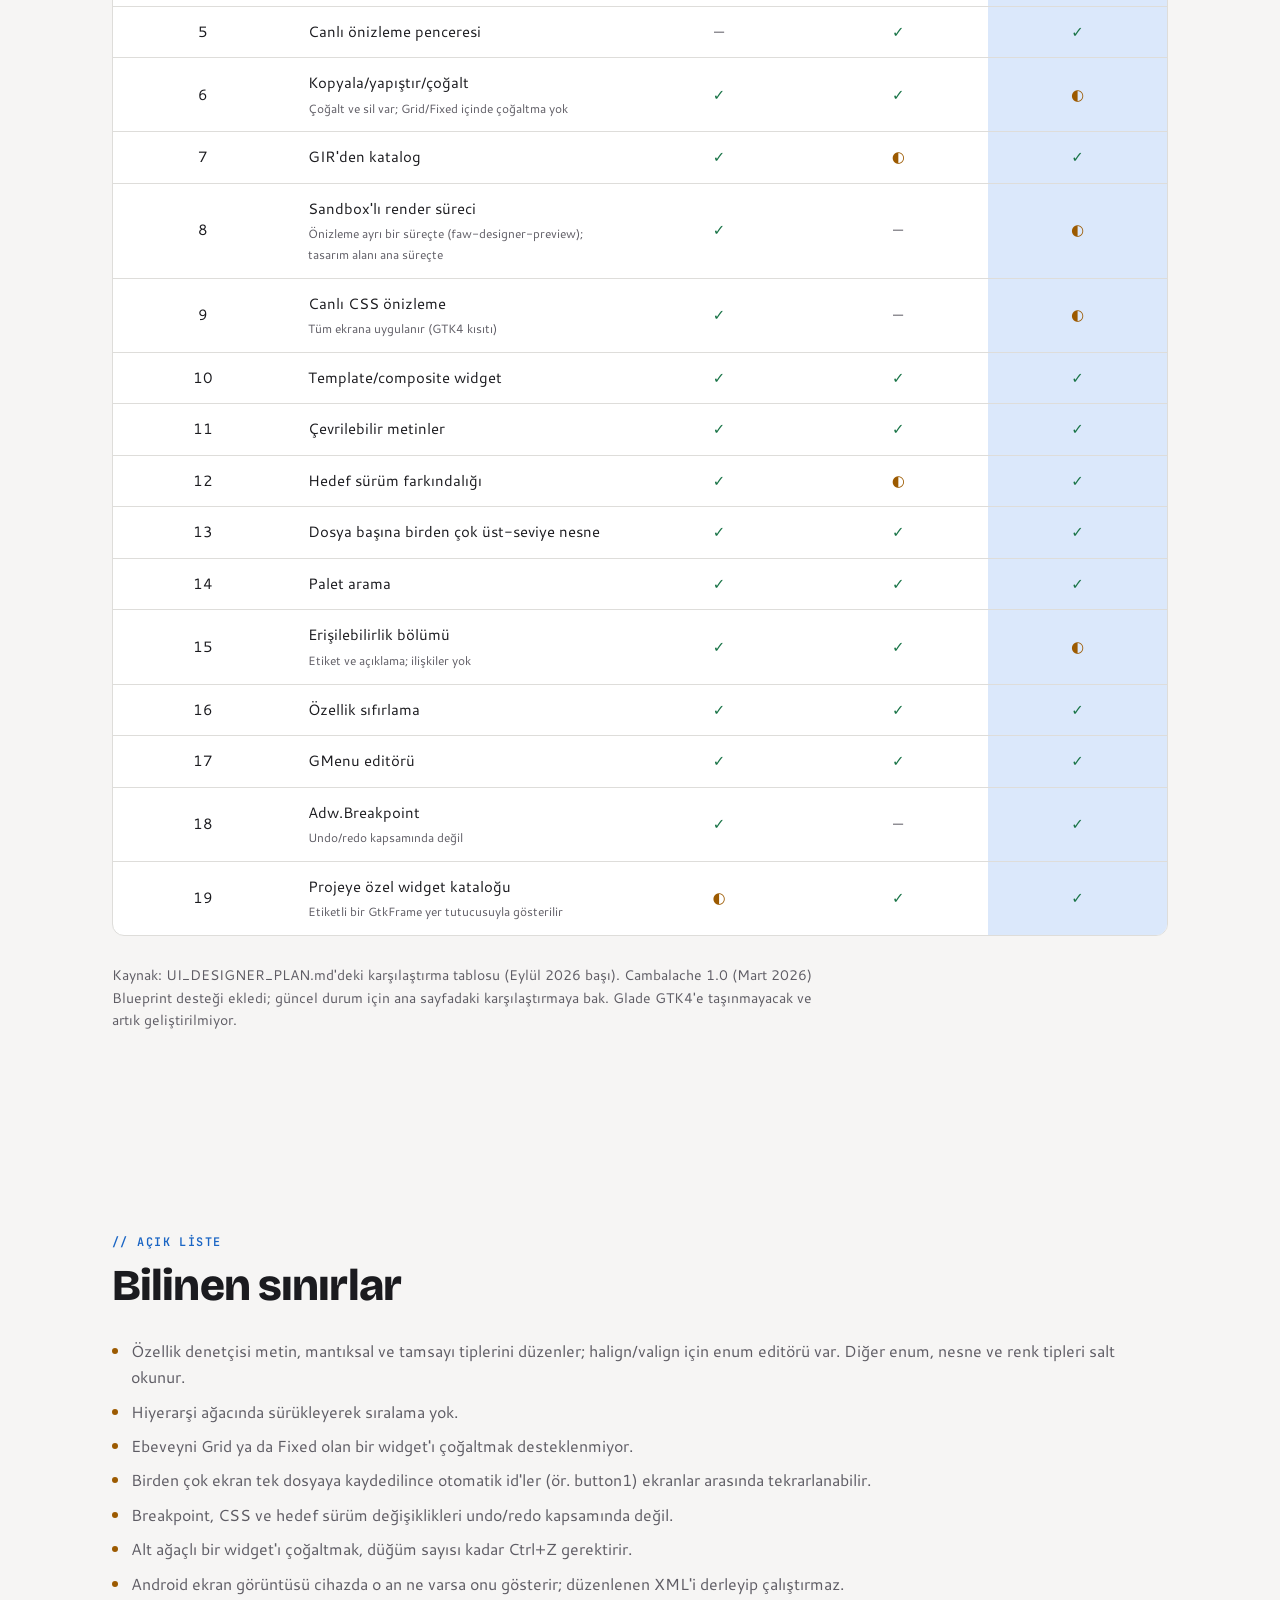
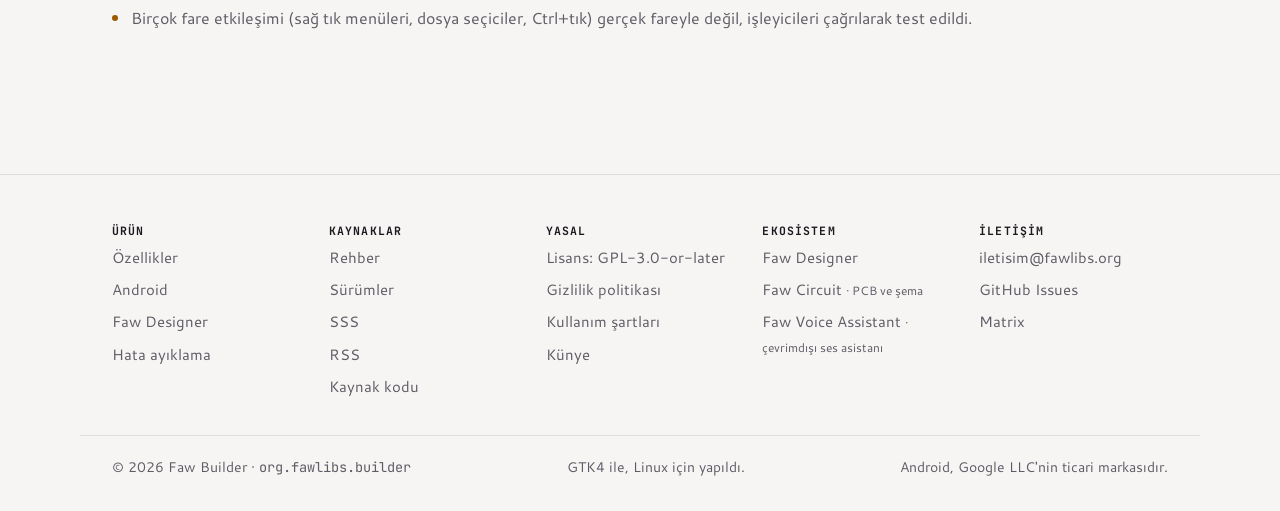
<file: designer.html>
<!DOCTYPE html>
<html lang="tr">
<head>
<meta charset="UTF-8">
<meta name="viewport" content="width=device-width, initial-scale=1.0, viewport-fit=cover">
<title>Faw Designer</title>
<meta name="description" content="Faw Designer: GTK4 ve Android için görsel arayüz tasarımcısı. Fazlar, Cambalache/Glade karşılaştırması ve bilinen sınırlar.">
<meta property="og:title" content="Faw Designer">
<meta property="og:description" content="Faw Designer: GTK4 ve Android için görsel arayüz tasarımcısı. Fazlar, Cambalache/Glade karşılaştırması ve bilinen sınırlar.">
<meta property="og:url" content="https://fawlibs.org/designer.html">
<meta property="og:image" content="https://fawlibs.org/og-image.png">
<link rel="canonical" href="https://fawlibs.org/designer.html">
<link rel="alternate" type="application/rss+xml" title="Faw Builder sürümleri" href="feed.xml">
<meta name="theme-color" content="#f6f5f4" media="(prefers-color-scheme: light)">
<meta name="theme-color" content="#1d1d20" media="(prefers-color-scheme: dark)">
<link rel="icon" href="assets/icons/favicon.svg" type="image/svg+xml">
<link rel="icon" href="assets/icons/icon-192.png" type="image/png" sizes="192x192">
<link rel="apple-touch-icon" href="assets/icons/apple-touch-icon.png">
<link rel="manifest" href="site.webmanifest">
<script type="application/ld+json">
[
  {
    "@context": "https://schema.org",
    "@type": "BreadcrumbList",
    "itemListElement": [
      {
        "@type": "ListItem",
        "position": 1,
        "name": "Faw Builder",
        "item": "https://fawlibs.org/"
      },
      {
        "@type": "ListItem",
        "position": 2,
        "name": "Faw Designer",
        "item": "https://fawlibs.org/designer.html"
      }
    ]
  },
  {
    "@context": "https://schema.org",
    "@type": "SoftwareApplication",
    "name": "Faw Designer",
    "applicationCategory": "DeveloperApplication",
    "operatingSystem": "Linux",
    "description": "GTK4 (.ui, Blueprint) ve Android (XML, Compose) için görsel arayüz tasarımcısı.",
    "url": "https://fawlibs.org/designer.html",
    "license": "https://spdx.org/licenses/GPL-3.0-or-later.html",
    "offers": {
      "@type": "Offer",
      "price": "0",
      "priceCurrency": "USD"
    }
  }
]
</script>
<link rel="stylesheet" href="assets/site.css">
<script src="assets/ayarlar.js"></script>
</head>
<body>
<a class="skip-link" href="#icerik" data-i18n="skip">İçeriğe atla</a>

<div class="theme-bar" role="region" aria-label="Site ayarları" data-i18n-attr="aria-label:theme.region">
  <span class="theme-bar-label" data-i18n="theme.label">Site teması</span>
  <button type="button" data-skin-sec="" aria-pressed="true" data-i18n="theme.default">Varsayılan</button>
  <button type="button" data-skin-sec="ide" aria-pressed="false" data-i18n="theme.ide">Koyu IDE</button>
  <button type="button" data-skin-sec="gradient" aria-pressed="false">Gradient</button>
  <button type="button" data-skin-sec="hacker" aria-pressed="false">Hacker</button>
  <span class="theme-bar-sep" aria-hidden="true"></span>
  <span class="theme-bar-label" data-i18n="theme.mode">Görünüm</span>
  <button type="button" data-mode-sec="" aria-pressed="true" data-i18n="theme.system">Sistem</button>
  <button type="button" data-mode-sec="light" aria-pressed="false" data-i18n="theme.light">Açık</button>
  <button type="button" data-mode-sec="dark" aria-pressed="false" data-i18n="theme.dark">Koyu</button>
</div>

<header class="site-header">
  <div class="wrap header-inner">
    <a class="brand" href="index.html">
      <span class="brand-mark" aria-hidden="true"><svg viewBox="0 0 16 16"><path d="M3 1.5h10v3H6.5v2.5H12v3H6.5v4.5H3z" style="fill:var(--accent-ink)"/></svg></span>
      Faw Builder
    </a>
    <div class="header-tools">
      <button type="button" class="lang-toggle" data-lang-toggle aria-label="Switch language">EN</button>
      <button type="button" class="menu-toggle" id="menu-toggle" aria-expanded="false" aria-controls="site-nav" data-i18n="nav.menu">Menü</button>
    </div>
    <nav class="site-nav" id="site-nav" aria-label="Ana menü">
      <a href="index.html#ozellikler" data-i18n="nav.features">Özellikler</a>
      <a href="android.html">Android</a>
      <a href="designer.html" aria-current="page">Designer</a>
      <a href="index.html#karsilastirma" data-i18n="nav.compare">Karşılaştırma</a>
      <a href="baslangic.html" data-i18n="nav.guide">Rehber</a>
      <a href="surumler.html" data-i18n="nav.releases">Sürümler</a>
      <button type="button" class="lang-toggle" data-lang-toggle aria-label="Switch language">EN</button>
      <a href="index.html#kurulum" class="btn btn-primary btn-sm" data-i18n="hero.download">İndir</a>
    </nav>
  </div>
</header>

<main id="icerik">
  <div class="wrap page-hero">
    <p class="crumb"><a href="index.html">Faw Builder</a> / <span data-i18n="p.crumb">Faw Designer</span></p>
    <h1 data-i18n="p.title">Faw Designer</h1>
    <p class="section-intro" data-i18n="p.intro">Faw Builder ile gelen ayrı bir GTK4 ve Android arayüz tasarımcısı. <kbd>Ctrl</kbd>+<kbd>Shift</kbd>+<kbd>U</kbd> ile açılır, proje kökünle başlar.</p>
  </div>

  <section class="wrap section">
    <div class="section-head">
      <span class="eyebrow" data-i18n="d.ph.e">Fazlar</span>
      <h2 data-i18n="d.ph.h">Dört faz ve son eklenenler</h2>
    </div>
    <div class="grid">
      <article class="card"><h3 data-i18n="d.f1.t">Faz 1 · Çekirdek</h3><p data-i18n="d.f1.b">GIR'den üretilen palet (151 sınıf) ve arama, GtkBox ve GtkGrid'de yer tutucular, GtkFixed'te serbest konum, hiyerarşi paneli, .ui içe/dışa aktarma ve .blp eşlikçisi.</p></article>
      <article class="card"><h3 data-i18n="d.f2.t">Faz 2 · Düzenleme</h3><p data-i18n="d.f2.b">Yerleşim bölümü, kardeşler arasında sürükleyerek sıralama, sinyal editörü, erişilebilirlik etiketleri, özellik sıfırlama, çoğalt ve sil, 100 adım undo/redo.</p></article>
      <article class="card"><h3 data-i18n="d.f3.t">Faz 3 · Ölçek</h3><p data-i18n="d.f3.b">Gerçek GtkBuilder ile canlı önizleme, tek dosyada birden çok üst-seviye pencere, GMenu editörü, çoklu seçim ve yapışma, Android cihaz ekran görüntüsü.</p></article>
      <article class="card"><h3 data-i18n="d.f4.t">Faz 4 · libadwaita</h3><p data-i18n="d.f4.b">CSS önizleme, template/composite widget'lar, çeviri işareti, hedef sürüme göre deprecation uyarısı, Adw.Breakpoint, GIR dışı kendi widget'ların için katalog.</p></article>
      <article class="card"><h3 data-i18n="d.f5.t">Eylül sonu · 2026-09-27</h3><p data-i18n="d.f5.b">Odak sırası editörü, CSS sınıfları, GResource üretimi, uygulama sihirbazı, yakınlaştırma ve daha gerçekçi canvas. Önizleme ayrı bir süreçte (<code>faw-designer-preview</code>) tema, RTL, ölçek ve dil varyantlarıyla çalışır.</p></article>
    </div>
  </section>

  <section class="wrap section">
    <div class="section-head">
      <span class="eyebrow" data-i18n="d.t.e">Cambalache ve Glade ile</span>
      <h2 data-i18n="d.t.h">19 özellik, tek tek</h2>
    </div>
    <div class="table-wrap">
      <table>
        <caption class="sr-only" data-i18n="d.t.cap">Faw Designer, Cambalache ve Glade karşılaştırması, 19 özellik</caption>
        <thead><tr><th scope="col" class="v">#</th><th scope="col"><span data-i18n="d.t.c1">Özellik</span></th><th scope="col" class="v">Cambalache</th><th scope="col" class="v">Glade</th><th scope="col" class="v col-us"><span data-i18n="d.t.c4">Faw Designer</span></th></tr></thead>
        <tbody>
          <tr><td class="v">1</td><td><span data-i18n="d.r1">Hiyerarşi paneli</span><span class="row-note" data-i18n="d.r1n">Sıralama canvas'ta var, ağaçta yok</span></td><td class="v yes"><span aria-hidden="true">✓</span><span class="sr-only">var</span></td><td class="v yes"><span aria-hidden="true">✓</span><span class="sr-only">var</span></td><td class="v part col-us"><span aria-hidden="true">◐</span><span class="sr-only">kısmi</span></td></tr>
          <tr><td class="v">2</td><td><span data-i18n="d.r2">Container yer tutucuları</span></td><td class="v no"><span aria-hidden="true">—</span><span class="sr-only">yok</span></td><td class="v yes"><span aria-hidden="true">✓</span><span class="sr-only">var</span></td><td class="v yes col-us"><span aria-hidden="true">✓</span><span class="sr-only">var</span></td></tr>
          <tr><td class="v">3</td><td><span data-i18n="d.r3">Yerleşim/packing bölümü</span></td><td class="v yes"><span aria-hidden="true">✓</span><span class="sr-only">var</span></td><td class="v yes"><span aria-hidden="true">✓</span><span class="sr-only">var</span></td><td class="v yes col-us"><span aria-hidden="true">✓</span><span class="sr-only">var</span></td></tr>
          <tr><td class="v">4</td><td><span data-i18n="d.r4">Sinyal editörü</span><span class="row-note" data-i18n="d.r4n">Sinyal adı serbest metinle girilir</span></td><td class="v yes"><span aria-hidden="true">✓</span><span class="sr-only">var</span></td><td class="v yes"><span aria-hidden="true">✓</span><span class="sr-only">var</span></td><td class="v yes col-us"><span aria-hidden="true">✓</span><span class="sr-only">var</span></td></tr>
          <tr><td class="v">5</td><td><span data-i18n="d.r5">Canlı önizleme penceresi</span></td><td class="v no"><span aria-hidden="true">—</span><span class="sr-only">yok</span></td><td class="v yes"><span aria-hidden="true">✓</span><span class="sr-only">var</span></td><td class="v yes col-us"><span aria-hidden="true">✓</span><span class="sr-only">var</span></td></tr>
          <tr><td class="v">6</td><td><span data-i18n="d.r6">Kopyala/yapıştır/çoğalt</span><span class="row-note" data-i18n="d.r6n">Çoğalt ve sil var; Grid/Fixed içinde çoğaltma yok</span></td><td class="v yes"><span aria-hidden="true">✓</span><span class="sr-only">var</span></td><td class="v yes"><span aria-hidden="true">✓</span><span class="sr-only">var</span></td><td class="v part col-us"><span aria-hidden="true">◐</span><span class="sr-only">kısmi</span></td></tr>
          <tr><td class="v">7</td><td><span data-i18n="d.r7">GIR'den katalog</span></td><td class="v yes"><span aria-hidden="true">✓</span><span class="sr-only">var</span></td><td class="v part"><span aria-hidden="true">◐</span><span class="sr-only">kısmi</span></td><td class="v yes col-us"><span aria-hidden="true">✓</span><span class="sr-only">var</span></td></tr>
          <tr><td class="v">8</td><td><span data-i18n="d.r8">Sandbox'lı render süreci</span><span class="row-note" data-i18n="d.r8n">Önizleme ayrı bir süreçte (faw-designer-preview); tasarım alanı ana süreçte</span></td><td class="v yes"><span aria-hidden="true">✓</span><span class="sr-only">var</span></td><td class="v no"><span aria-hidden="true">—</span><span class="sr-only">yok</span></td><td class="v part col-us"><span aria-hidden="true">◐</span><span class="sr-only">kısmi</span></td></tr>
          <tr><td class="v">9</td><td><span data-i18n="d.r9">Canlı CSS önizleme</span><span class="row-note" data-i18n="d.r9n">Tüm ekrana uygulanır (GTK4 kısıtı)</span></td><td class="v yes"><span aria-hidden="true">✓</span><span class="sr-only">var</span></td><td class="v no"><span aria-hidden="true">—</span><span class="sr-only">yok</span></td><td class="v part col-us"><span aria-hidden="true">◐</span><span class="sr-only">kısmi</span></td></tr>
          <tr><td class="v">10</td><td><span data-i18n="d.r10">Template/composite widget</span></td><td class="v yes"><span aria-hidden="true">✓</span><span class="sr-only">var</span></td><td class="v yes"><span aria-hidden="true">✓</span><span class="sr-only">var</span></td><td class="v yes col-us"><span aria-hidden="true">✓</span><span class="sr-only">var</span></td></tr>
          <tr><td class="v">11</td><td><span data-i18n="d.r11">Çevrilebilir metinler</span></td><td class="v yes"><span aria-hidden="true">✓</span><span class="sr-only">var</span></td><td class="v yes"><span aria-hidden="true">✓</span><span class="sr-only">var</span></td><td class="v yes col-us"><span aria-hidden="true">✓</span><span class="sr-only">var</span></td></tr>
          <tr><td class="v">12</td><td><span data-i18n="d.r12">Hedef sürüm farkındalığı</span></td><td class="v yes"><span aria-hidden="true">✓</span><span class="sr-only">var</span></td><td class="v part"><span aria-hidden="true">◐</span><span class="sr-only">kısmi</span></td><td class="v yes col-us"><span aria-hidden="true">✓</span><span class="sr-only">var</span></td></tr>
          <tr><td class="v">13</td><td><span data-i18n="d.r13">Dosya başına birden çok üst-seviye nesne</span></td><td class="v yes"><span aria-hidden="true">✓</span><span class="sr-only">var</span></td><td class="v yes"><span aria-hidden="true">✓</span><span class="sr-only">var</span></td><td class="v yes col-us"><span aria-hidden="true">✓</span><span class="sr-only">var</span></td></tr>
          <tr><td class="v">14</td><td><span data-i18n="d.r14">Palet arama</span></td><td class="v yes"><span aria-hidden="true">✓</span><span class="sr-only">var</span></td><td class="v yes"><span aria-hidden="true">✓</span><span class="sr-only">var</span></td><td class="v yes col-us"><span aria-hidden="true">✓</span><span class="sr-only">var</span></td></tr>
          <tr><td class="v">15</td><td><span data-i18n="d.r15">Erişilebilirlik bölümü</span><span class="row-note" data-i18n="d.r15n">Etiket ve açıklama; ilişkiler yok</span></td><td class="v yes"><span aria-hidden="true">✓</span><span class="sr-only">var</span></td><td class="v yes"><span aria-hidden="true">✓</span><span class="sr-only">var</span></td><td class="v part col-us"><span aria-hidden="true">◐</span><span class="sr-only">kısmi</span></td></tr>
          <tr><td class="v">16</td><td><span data-i18n="d.r16">Özellik sıfırlama</span></td><td class="v yes"><span aria-hidden="true">✓</span><span class="sr-only">var</span></td><td class="v yes"><span aria-hidden="true">✓</span><span class="sr-only">var</span></td><td class="v yes col-us"><span aria-hidden="true">✓</span><span class="sr-only">var</span></td></tr>
          <tr><td class="v">17</td><td><span data-i18n="d.r17">GMenu editörü</span></td><td class="v yes"><span aria-hidden="true">✓</span><span class="sr-only">var</span></td><td class="v yes"><span aria-hidden="true">✓</span><span class="sr-only">var</span></td><td class="v yes col-us"><span aria-hidden="true">✓</span><span class="sr-only">var</span></td></tr>
          <tr><td class="v">18</td><td><span data-i18n="d.r18">Adw.Breakpoint</span><span class="row-note" data-i18n="d.r18n">Undo/redo kapsamında değil</span></td><td class="v yes"><span aria-hidden="true">✓</span><span class="sr-only">var</span></td><td class="v no"><span aria-hidden="true">—</span><span class="sr-only">yok</span></td><td class="v yes col-us"><span aria-hidden="true">✓</span><span class="sr-only">var</span></td></tr>
          <tr><td class="v">19</td><td><span data-i18n="d.r19">Projeye özel widget kataloğu</span><span class="row-note" data-i18n="d.r19n">Etiketli bir GtkFrame yer tutucusuyla gösterilir</span></td><td class="v part"><span aria-hidden="true">◐</span><span class="sr-only">kısmi</span></td><td class="v yes"><span aria-hidden="true">✓</span><span class="sr-only">var</span></td><td class="v yes col-us"><span aria-hidden="true">✓</span><span class="sr-only">var</span></td></tr>
        </tbody>
      </table>
    </div>
    <p class="table-note" data-i18n="d.src">Kaynak: UI_DESIGNER_PLAN.md'deki karşılaştırma tablosu (Eylül 2026 başı). Cambalache 1.0 (Mart 2026) Blueprint desteği ekledi; güncel durum için ana sayfadaki karşılaştırmaya bak. Glade GTK4'e taşınmayacak ve artık geliştirilmiyor.</p>
  </section>

  <section class="wrap section">
    <div class="section-head">
      <span class="eyebrow" data-i18n="d.lim.e">Açık liste</span>
      <h2 data-i18n="d.lim.h">Bilinen sınırlar</h2>
    </div>
    <ul class="limits">
      <li data-i18n="d.l1">Özellik denetçisi metin, mantıksal ve tamsayı tiplerini düzenler; halign/valign için enum editörü var. Diğer enum, nesne ve renk tipleri salt okunur.</li>
      <li data-i18n="d.l2">Hiyerarşi ağacında sürükleyerek sıralama yok.</li>
      <li data-i18n="d.l3">Ebeveyni Grid ya da Fixed olan bir widget'ı çoğaltmak desteklenmiyor.</li>
      <li data-i18n="d.l4">Birden çok ekran tek dosyaya kaydedilince otomatik id'ler (ör. button1) ekranlar arasında tekrarlanabilir.</li>
      <li data-i18n="d.l5">Breakpoint, CSS ve hedef sürüm değişiklikleri undo/redo kapsamında değil.</li>
      <li data-i18n="d.l6">Alt ağaçlı bir widget'ı çoğaltmak, düğüm sayısı kadar Ctrl+Z gerektirir.</li>
      <li data-i18n="d.l7">Android ekran görüntüsü cihazda o an ne varsa onu gösterir; düzenlenen XML'i derleyip çalıştırmaz.</li>
      <li data-i18n="d.l8">Birçok fare etkileşimi (sağ tık menüleri, dosya seçiciler, Ctrl+tık) gerçek fareyle değil, işleyicileri çağrılarak test edildi.</li>
    </ul>
  </section>
</main>

<footer class="site-footer">
  <div class="wrap footer-grid">
    <div class="footer-col"><span class="footer-heading" data-i18n="footer.product">Ürün</span>
      <a href="index.html#ozellikler" data-i18n="nav.features">Özellikler</a><a href="android.html">Android</a><a href="designer.html">Faw Designer</a><a href="debugger.html" data-i18n="nav.debugger">Hata ayıklama</a></div>
    <div class="footer-col"><span class="footer-heading" data-i18n="footer.res">Kaynaklar</span>
      <a href="baslangic.html" data-i18n="nav.guide">Rehber</a><a href="surumler.html" data-i18n="nav.releases">Sürümler</a><a href="index.html#sss" data-i18n="nav.faq">SSS</a><a href="feed.xml">RSS</a>
      <!-- ÖRNEK: GITHUB_URL --><a href="https://github.com/fawlibs/faw-builder" rel="noopener" data-i18n="hero.source">Kaynak kodu</a></div>
    <div class="footer-col"><span class="footer-heading" data-i18n="footer.legal">Yasal</span>
      <a href="https://www.gnu.org/licenses/gpl-3.0.html" rel="license noopener" data-i18n="footer.license">Lisans: GPL-3.0-or-later</a>
      <a href="gizlilik.html" data-i18n="footer.privacy">Gizlilik politikası</a>
      <a href="kullanim-sartlari.html" data-i18n="footer.terms">Kullanım şartları</a>
      <a href="kunye.html" data-i18n="footer.imprint">Künye</a></div>
    <div class="footer-col"><span class="footer-heading" data-i18n="footer.eco">Ekosistem</span>
      <a href="designer.html">Faw Designer</a>
      <a href="circuit.html">Faw Circuit <small class="footer-muted" data-i18n="footer.circuit">· PCB ve şema</small></a>
      <a href="ses-asistani.html">Faw Voice Assistant <small class="footer-muted" data-i18n="footer.voice">· çevrimdışı ses asistanı</small></a></div>
    <div class="footer-col"><span class="footer-heading" data-i18n="footer.contact">İletişim</span>
      <!-- ÖRNEK: CONTACT --><a href="mailto:iletisim@fawlibs.org">iletisim@fawlibs.org</a><a href="https://github.com/fawlibs/faw-builder/issues" rel="noopener">GitHub Issues</a><a href="https://matrix.to/#/#faw-builder:matrix.org" rel="noopener">Matrix</a></div>
  </div>
  <div class="wrap footer-bottom">
    <span>© 2026 Faw Builder · <span style="font-family:var(--f-mono)">org.fawlibs.builder</span></span>
    <span data-i18n="footer.made">GTK4 ile, Linux için yapıldı.</span>
    <span data-i18n="footer.tm">Android, Google LLC'nin ticari markasıdır.</span>
  </div>
</footer>

<script>window.FAW_PAGE_EN = {
 "p.crumb": "Faw Designer",
 "p.title": "Faw Designer",
 "p.intro": "A separate GTK4 and Android UI designer that ships with Faw Builder. Open it with <kbd>Ctrl</kbd>+<kbd>Shift</kbd>+<kbd>U</kbd>; it starts with your project root.",
 "d.ph.e": "Phases",
 "d.ph.h": "Four phases and the latest additions",
 "d.f1.t": "Phase 1 · Core",
 "d.f1.b": "Palette generated from GIR (151 classes) with search, placeholders in GtkBox and GtkGrid, free placement in GtkFixed, hierarchy panel, .ui import/export and a .blp sidecar.",
 "d.f2.t": "Phase 2 · Editing",
 "d.f2.b": "Layout section, reordering by dragging between siblings, signal editor, accessibility labels, property reset, duplicate and delete, 100 steps of undo/redo.",
 "d.f3.t": "Phase 3 · Scale",
 "d.f3.b": "Live preview through the real GtkBuilder, multiple top-level windows in one file, GMenu editor, multi-select and snapping, Android device screenshots.",
 "d.f4.t": "Phase 4 · libadwaita",
 "d.f4.b": "CSS preview, template/composite widgets, translatable flags, target-version deprecation warnings, Adw.Breakpoint, a catalog for your own non-GIR widgets.",
 "d.t.e": "Compared with Cambalache and Glade",
 "d.t.h": "19 features, one by one",
 "d.t.cap": "Faw Designer compared with Cambalache and Glade, 19 features",
 "d.t.c1": "Feature",
 "d.t.c4": "Faw Designer",
 "d.r1": "Hierarchy panel",
 "d.r1n": "Reorder on the canvas, not in the tree",
 "d.r2": "Container placeholders",
 "d.r3": "Layout/packing section",
 "d.r4": "Signal editor",
 "d.r4n": "Signal names typed as free text",
 "d.r5": "Live preview window",
 "d.r6": "Copy/paste/duplicate",
 "d.r6n": "Duplicate and delete; no duplicating inside Grid/Fixed",
 "d.r7": "Catalog generated from GIR",
 "d.r8": "Sandboxed render process",
 "d.r8n": "Preview runs in a separate process (faw-designer-preview); the design canvas stays in the main process",
 "d.f5.t": "Late September · 2026-09-27",
 "d.f5.b": "Focus order editor, CSS classes, GResource generation, an app wizard, zoom and a more realistic canvas. The preview runs in a separate process (<code>faw-designer-preview</code>) with theme, RTL, scale and locale variants.",
 "d.r9": "Live CSS preview",
 "d.r9n": "Applies to the whole display (GTK4 limit)",
 "d.r10": "Template/composite widgets",
 "d.r11": "Translatable strings",
 "d.r12": "Target version awareness",
 "d.r13": "Several top-level objects per file",
 "d.r14": "Palette search",
 "d.r15": "Accessibility section",
 "d.r15n": "Label and description; no relations",
 "d.r16": "Property reset",
 "d.r17": "GMenu editor",
 "d.r18": "Adw.Breakpoint",
 "d.r18n": "Not part of undo/redo",
 "d.r19": "Project-specific widget catalog",
 "d.r19n": "Shown as a labeled GtkFrame placeholder",
 "d.src": "Source: the comparison table in UI_DESIGNER_PLAN.md (early September 2026). Cambalache 1.0 (March 2026) added Blueprint support; see the comparison on the home page for the current state. Glade will not be ported to GTK4 and is no longer developed.",
 "d.lim.e": "Honest list",
 "d.lim.h": "Known limits",
 "d.l1": "The property inspector edits text, boolean and integer types; halign/valign have an enum editor. Other enums, objects and colors are read-only.",
 "d.l2": "No drag-to-reorder in the hierarchy tree.",
 "d.l3": "Duplicating a widget whose parent is a Grid or Fixed is not supported.",
 "d.l4": "When several screens are saved into one file, auto-generated ids (e.g. button1) can repeat across screens.",
 "d.l5": "Breakpoints, CSS and target version changes are not part of undo/redo.",
 "d.l6": "Duplicating a subtree takes as many Ctrl+Z presses as it has nodes.",
 "d.l7": "The Android screenshot shows whatever is on the device screen right now; it does not build and run the edited XML.",
 "d.l8": "Many mouse interactions (context menus, file choosers, Ctrl+click) were tested by calling their handlers, not with a real mouse."
};</script>
<script src="assets/site.js"></script>
</body>
</html>
</file>
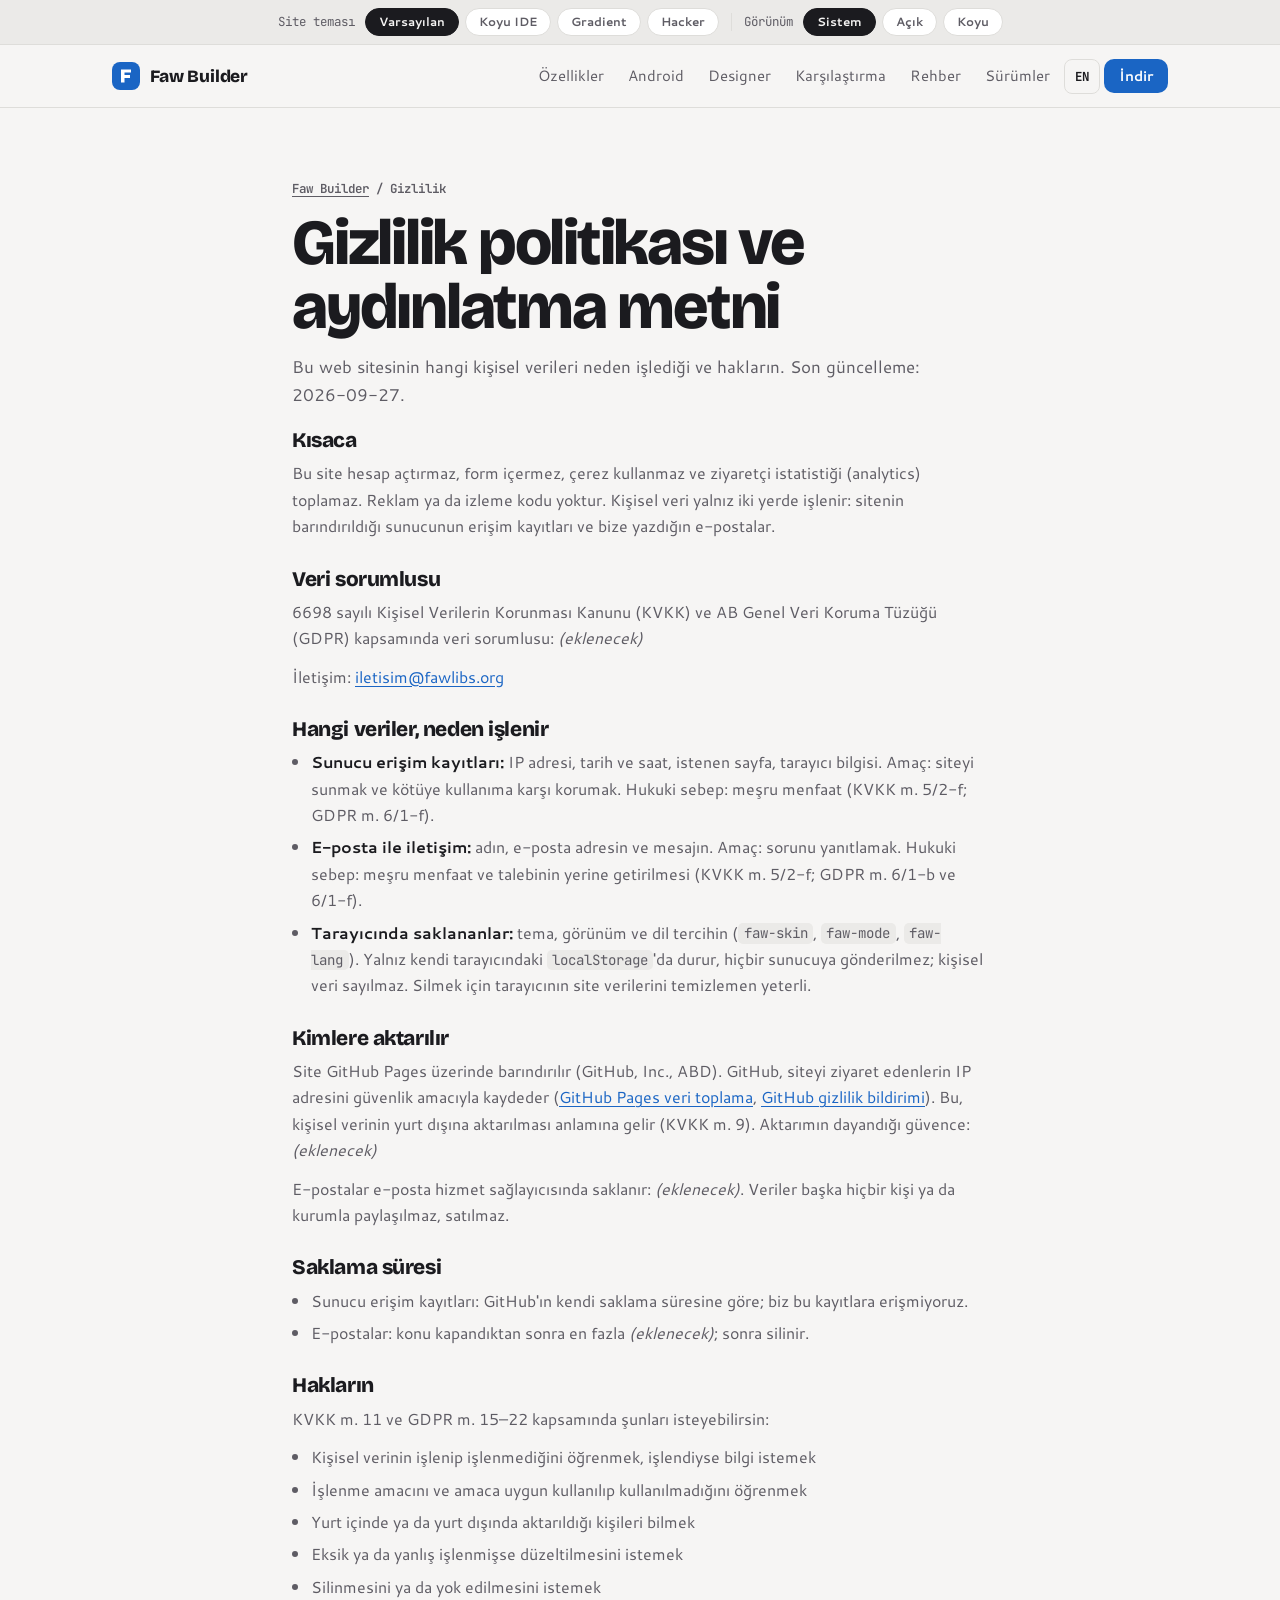
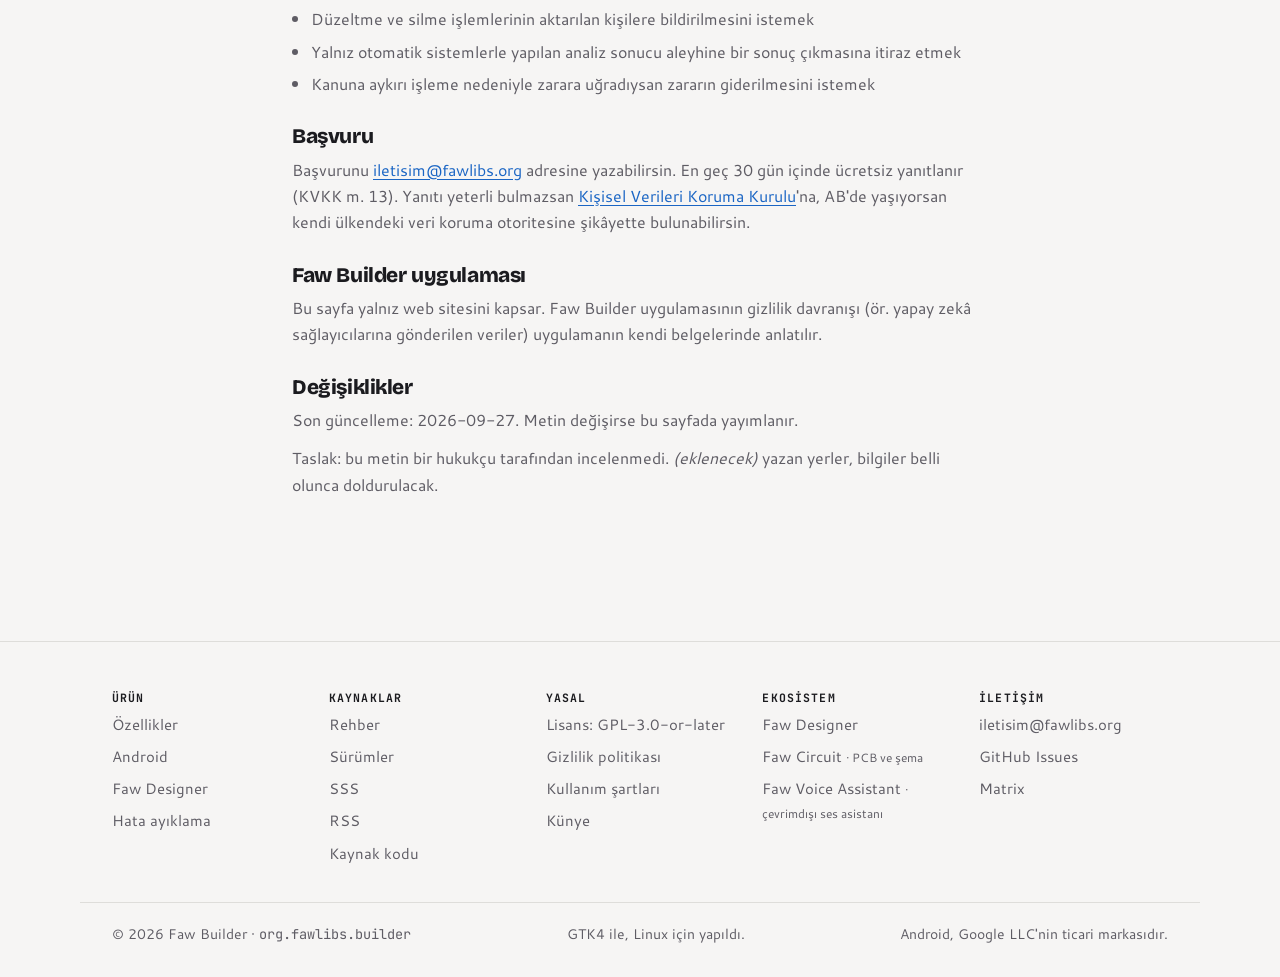
<file: gizlilik.html>
<!DOCTYPE html>
<html lang="tr">
<head>
<meta charset="UTF-8">
<meta name="viewport" content="width=device-width, initial-scale=1.0, viewport-fit=cover">
<title>Gizlilik Politikası · Faw Builder</title>
<meta name="description" content="Faw Builder sitesinin KVKK ve GDPR kapsamındaki aydınlatma metni: hangi veri, neden, ne kadar süre ve hakların.">
<meta property="og:title" content="Gizlilik Politikası · Faw Builder">
<meta property="og:description" content="Faw Builder sitesinin KVKK ve GDPR kapsamındaki aydınlatma metni: hangi veri, neden, ne kadar süre ve hakların.">
<meta property="og:url" content="https://fawlibs.org/gizlilik.html">
<meta property="og:image" content="https://fawlibs.org/og-image.png">
<link rel="canonical" href="https://fawlibs.org/gizlilik.html">
<link rel="alternate" type="application/rss+xml" title="Faw Builder sürümleri" href="feed.xml">
<meta name="theme-color" content="#f6f5f4" media="(prefers-color-scheme: light)">
<meta name="theme-color" content="#1d1d20" media="(prefers-color-scheme: dark)">
<link rel="icon" href="assets/icons/favicon.svg" type="image/svg+xml">
<link rel="icon" href="assets/icons/icon-192.png" type="image/png" sizes="192x192">
<link rel="apple-touch-icon" href="assets/icons/apple-touch-icon.png">
<link rel="manifest" href="site.webmanifest">
<script type="application/ld+json">
{
  "@context": "https://schema.org",
  "@type": "BreadcrumbList",
  "itemListElement": [
    {
      "@type": "ListItem",
      "position": 1,
      "name": "Faw Builder",
      "item": "https://fawlibs.org/"
    },
    {
      "@type": "ListItem",
      "position": 2,
      "name": "Gizlilik",
      "item": "https://fawlibs.org/gizlilik.html"
    }
  ]
}
</script>
<link rel="stylesheet" href="assets/site.css">
<script src="assets/ayarlar.js"></script>
</head>
<body>
<a class="skip-link" href="#icerik" data-i18n="skip">İçeriğe atla</a>

<div class="theme-bar" role="region" aria-label="Site ayarları" data-i18n-attr="aria-label:theme.region">
  <span class="theme-bar-label" data-i18n="theme.label">Site teması</span>
  <button type="button" data-skin-sec="" aria-pressed="true" data-i18n="theme.default">Varsayılan</button>
  <button type="button" data-skin-sec="ide" aria-pressed="false" data-i18n="theme.ide">Koyu IDE</button>
  <button type="button" data-skin-sec="gradient" aria-pressed="false">Gradient</button>
  <button type="button" data-skin-sec="hacker" aria-pressed="false">Hacker</button>
  <span class="theme-bar-sep" aria-hidden="true"></span>
  <span class="theme-bar-label" data-i18n="theme.mode">Görünüm</span>
  <button type="button" data-mode-sec="" aria-pressed="true" data-i18n="theme.system">Sistem</button>
  <button type="button" data-mode-sec="light" aria-pressed="false" data-i18n="theme.light">Açık</button>
  <button type="button" data-mode-sec="dark" aria-pressed="false" data-i18n="theme.dark">Koyu</button>
</div>

<header class="site-header">
  <div class="wrap header-inner">
    <a class="brand" href="index.html">
      <span class="brand-mark" aria-hidden="true"><svg viewBox="0 0 16 16"><path d="M3 1.5h10v3H6.5v2.5H12v3H6.5v4.5H3z" style="fill:var(--accent-ink)"/></svg></span>
      Faw Builder
    </a>
    <div class="header-tools">
      <button type="button" class="lang-toggle" data-lang-toggle aria-label="Switch language">EN</button>
      <button type="button" class="menu-toggle" id="menu-toggle" aria-expanded="false" aria-controls="site-nav" data-i18n="nav.menu">Menü</button>
    </div>
    <nav class="site-nav" id="site-nav" aria-label="Ana menü">
      <a href="index.html#ozellikler" data-i18n="nav.features">Özellikler</a>
      <a href="android.html">Android</a>
      <a href="designer.html">Designer</a>
      <a href="index.html#karsilastirma" data-i18n="nav.compare">Karşılaştırma</a>
      <a href="baslangic.html" data-i18n="nav.guide">Rehber</a>
      <a href="surumler.html" data-i18n="nav.releases">Sürümler</a>
      <button type="button" class="lang-toggle" data-lang-toggle aria-label="Switch language">EN</button>
      <a href="index.html#kurulum" class="btn btn-primary btn-sm" data-i18n="hero.download">İndir</a>
    </nav>
  </div>
</header>

<main id="icerik">
  <div class="wrap page-hero">
    <p class="crumb"><a href="index.html">Faw Builder</a> / <span data-i18n="p.crumb">Gizlilik</span></p>
    <h1 data-i18n="p.title">Gizlilik politikası ve aydınlatma metni</h1>
    <p class="section-intro" data-i18n="p.intro">Bu web sitesinin hangi kişisel verileri neden işlediği ve hakların. Son güncelleme: 2026-09-27.</p>
  </div>
  <section class="wrap section prose" style="padding-top:12px">
    <h2 id="ozet" data-i18n="l.ozet.h">Kısaca</h2>
    <p data-i18n="l.ozet.0">Bu site hesap açtırmaz, form içermez, çerez kullanmaz ve ziyaretçi istatistiği (analytics) toplamaz. Reklam ya da izleme kodu yoktur. Kişisel veri yalnız iki yerde işlenir: sitenin barındırıldığı sunucunun erişim kayıtları ve bize yazdığın e-postalar.</p>
    <h2 id="sorumlu" data-i18n="l.sorumlu.h">Veri sorumlusu</h2>
    <p data-i18n="l.sorumlu.0">6698 sayılı Kişisel Verilerin Korunması Kanunu (KVKK) ve AB Genel Veri Koruma Tüzüğü (GDPR) kapsamında veri sorumlusu: <em>(eklenecek)</em><!-- TODO: ad soyad ya da kurum, adres --></p>
    <p data-i18n="l.sorumlu.1">İletişim: <a href="mailto:iletisim@fawlibs.org">iletisim@fawlibs.org</a><!-- ÖRNEK: CONTACT --></p>
    <h2 id="veriler" data-i18n="l.veriler.h">Hangi veriler, neden işlenir</h2>
    <ul data-i18n="l.veriler.0"><li><strong>Sunucu erişim kayıtları:</strong> IP adresi, tarih ve saat, istenen sayfa, tarayıcı bilgisi. Amaç: siteyi sunmak ve kötüye kullanıma karşı korumak. Hukuki sebep: meşru menfaat (KVKK m. 5/2-f; GDPR m. 6/1-f).</li><li><strong>E-posta ile iletişim:</strong> adın, e-posta adresin ve mesajın. Amaç: sorunu yanıtlamak. Hukuki sebep: meşru menfaat ve talebinin yerine getirilmesi (KVKK m. 5/2-f; GDPR m. 6/1-b ve 6/1-f).</li><li><strong>Tarayıcında saklananlar:</strong> tema, görünüm ve dil tercihin (<code>faw-skin</code>, <code>faw-mode</code>, <code>faw-lang</code>). Yalnız kendi tarayıcındaki <code>localStorage</code>'da durur, hiçbir sunucuya gönderilmez; kişisel veri sayılmaz. Silmek için tarayıcının site verilerini temizlemen yeterli.</li></ul>
    <h2 id="aktarim" data-i18n="l.aktarim.h">Kimlere aktarılır</h2>
    <p data-i18n="l.aktarim.0">Site GitHub Pages üzerinde barındırılır (GitHub, Inc., ABD).<!-- ÖRNEK: barındırma GitHub Pages varsayıldı --> GitHub, siteyi ziyaret edenlerin IP adresini güvenlik amacıyla kaydeder (<a href="https://docs.github.com/en/pages/getting-started-with-github-pages/about-github-pages#data-collection" rel="noopener">GitHub Pages veri toplama</a>, <a href="https://docs.github.com/en/site-policy/privacy-policies/github-general-privacy-statement" rel="noopener">GitHub gizlilik bildirimi</a>). Bu, kişisel verinin yurt dışına aktarılması anlamına gelir (KVKK m. 9). Aktarımın dayandığı güvence: <em>(eklenecek)</em><!-- TODO: hukukçuya sor --></p>
    <p data-i18n="l.aktarim.1">E-postalar e-posta hizmet sağlayıcısında saklanır: <em>(eklenecek)</em><!-- TODO: e-posta sağlayıcısı -->. Veriler başka hiçbir kişi ya da kurumla paylaşılmaz, satılmaz.</p>
    <h2 id="sure" data-i18n="l.sure.h">Saklama süresi</h2>
    <ul data-i18n="l.sure.0"><li>Sunucu erişim kayıtları: GitHub'ın kendi saklama süresine göre; biz bu kayıtlara erişmiyoruz.</li><li>E-postalar: konu kapandıktan sonra en fazla <em>(eklenecek)</em><!-- TODO: süre, ör. 2 yıl -->; sonra silinir.</li></ul>
    <h2 id="haklar" data-i18n="l.haklar.h">Hakların</h2>
    <p data-i18n="l.haklar.0">KVKK m. 11 ve GDPR m. 15–22 kapsamında şunları isteyebilirsin:</p>
    <ul data-i18n="l.haklar.1"><li>Kişisel verinin işlenip işlenmediğini öğrenmek, işlendiyse bilgi istemek</li><li>İşlenme amacını ve amaca uygun kullanılıp kullanılmadığını öğrenmek</li><li>Yurt içinde ya da yurt dışında aktarıldığı kişileri bilmek</li><li>Eksik ya da yanlış işlenmişse düzeltilmesini istemek</li><li>Silinmesini ya da yok edilmesini istemek</li><li>Düzeltme ve silme işlemlerinin aktarılan kişilere bildirilmesini istemek</li><li>Yalnız otomatik sistemlerle yapılan analiz sonucu aleyhine bir sonuç çıkmasına itiraz etmek</li><li>Kanuna aykırı işleme nedeniyle zarara uğradıysan zararın giderilmesini istemek</li></ul>
    <h2 id="basvuru" data-i18n="l.basvuru.h">Başvuru</h2>
    <p data-i18n="l.basvuru.0">Başvurunu <a href="mailto:iletisim@fawlibs.org">iletisim@fawlibs.org</a> adresine yazabilirsin. En geç 30 gün içinde ücretsiz yanıtlanır (KVKK m. 13). Yanıtı yeterli bulmazsan <a href="https://www.kvkk.gov.tr/" rel="noopener">Kişisel Verileri Koruma Kurulu</a>'na, AB'de yaşıyorsan kendi ülkendeki veri koruma otoritesine şikâyette bulunabilirsin.</p>
    <h2 id="uygulama" data-i18n="l.uygulama.h">Faw Builder uygulaması</h2>
    <p data-i18n="l.uygulama.0">Bu sayfa yalnız web sitesini kapsar. Faw Builder uygulamasının gizlilik davranışı (ör. yapay zekâ sağlayıcılarına gönderilen veriler) uygulamanın kendi belgelerinde anlatılır.</p>
    <h2 id="degisiklik" data-i18n="l.degisiklik.h">Değişiklikler</h2>
    <p data-i18n="l.degisiklik.0">Son güncelleme: 2026-09-27. Metin değişirse bu sayfada yayımlanır.</p>
    <p data-i18n="l.degisiklik.1">Taslak: bu metin bir hukukçu tarafından incelenmedi. <em>(eklenecek)</em> yazan yerler, bilgiler belli olunca doldurulacak.</p>
  </section>
</main>

<footer class="site-footer">
  <div class="wrap footer-grid">
    <div class="footer-col"><span class="footer-heading" data-i18n="footer.product">Ürün</span>
      <a href="index.html#ozellikler" data-i18n="nav.features">Özellikler</a><a href="android.html">Android</a><a href="designer.html">Faw Designer</a><a href="debugger.html" data-i18n="nav.debugger">Hata ayıklama</a></div>
    <div class="footer-col"><span class="footer-heading" data-i18n="footer.res">Kaynaklar</span>
      <a href="baslangic.html" data-i18n="nav.guide">Rehber</a><a href="surumler.html" data-i18n="nav.releases">Sürümler</a><a href="index.html#sss" data-i18n="nav.faq">SSS</a><a href="feed.xml">RSS</a>
      <!-- ÖRNEK: GITHUB_URL --><a href="https://github.com/fawlibs/faw-builder" rel="noopener" data-i18n="hero.source">Kaynak kodu</a></div>
    <div class="footer-col"><span class="footer-heading" data-i18n="footer.legal">Yasal</span>
      <a href="https://www.gnu.org/licenses/gpl-3.0.html" rel="license noopener" data-i18n="footer.license">Lisans: GPL-3.0-or-later</a>
      <a href="gizlilik.html" data-i18n="footer.privacy">Gizlilik politikası</a>
      <a href="kullanim-sartlari.html" data-i18n="footer.terms">Kullanım şartları</a>
      <a href="kunye.html" data-i18n="footer.imprint">Künye</a></div>
    <div class="footer-col"><span class="footer-heading" data-i18n="footer.eco">Ekosistem</span>
      <a href="designer.html">Faw Designer</a>
      <a href="circuit.html">Faw Circuit <small class="footer-muted" data-i18n="footer.circuit">· PCB ve şema</small></a>
      <a href="ses-asistani.html">Faw Voice Assistant <small class="footer-muted" data-i18n="footer.voice">· çevrimdışı ses asistanı</small></a></div>
    <div class="footer-col"><span class="footer-heading" data-i18n="footer.contact">İletişim</span>
      <!-- ÖRNEK: CONTACT --><a href="mailto:iletisim@fawlibs.org">iletisim@fawlibs.org</a><a href="https://github.com/fawlibs/faw-builder/issues" rel="noopener">GitHub Issues</a><a href="https://matrix.to/#/#faw-builder:matrix.org" rel="noopener">Matrix</a></div>
  </div>
  <div class="wrap footer-bottom">
    <span>© 2026 Faw Builder · <span style="font-family:var(--f-mono)">org.fawlibs.builder</span></span>
    <span data-i18n="footer.made">GTK4 ile, Linux için yapıldı.</span>
    <span data-i18n="footer.tm">Android, Google LLC'nin ticari markasıdır.</span>
  </div>
</footer>

<script>window.FAW_PAGE_EN = {
 "p.crumb": "Privacy",
 "p.title": "Privacy policy and data protection notice",
 "p.intro": "Which personal data this website processes, why, and your rights. Last updated: 2026-09-27.",
 "l.ozet.h": "In short",
 "l.ozet.0": "This site has no accounts, no forms, no cookies and no visitor analytics. There are no ads or tracking scripts. Personal data is processed in only two places: the access logs of the server hosting the site, and the emails you send us.",
 "l.sorumlu.h": "Data controller",
 "l.sorumlu.0": "Data controller under Turkish Law No. 6698 on the Protection of Personal Data (KVKK) and the EU General Data Protection Regulation (GDPR): <em>(to be added)</em>",
 "l.sorumlu.1": "Contact: <a href=\"mailto:iletisim@fawlibs.org\">iletisim@fawlibs.org</a>",
 "l.veriler.h": "What data is processed and why",
 "l.veriler.0": "<li><strong>Server access logs:</strong> IP address, date and time, requested page, browser details. Purpose: serving the site and protecting it against abuse. Legal basis: legitimate interest (KVKK art. 5/2-f; GDPR art. 6(1)(f)).</li><li><strong>Email contact:</strong> your name, email address and message. Purpose: answering your request. Legal basis: legitimate interest and handling your request (KVKK art. 5/2-f; GDPR art. 6(1)(b) and 6(1)(f)).</li><li><strong>Stored in your browser:</strong> your theme, appearance and language preferences (<code>faw-skin</code>, <code>faw-mode</code>, <code>faw-lang</code>). They stay in your own browser's <code>localStorage</code> and are never sent to a server, so they are not personal data. Clearing the site data in your browser removes them.</li>",
 "l.aktarim.h": "Who receives it",
 "l.aktarim.0": "The site is hosted on GitHub Pages (GitHub, Inc., USA). GitHub logs visitors' IP addresses for security purposes (<a href=\"https://docs.github.com/en/pages/getting-started-with-github-pages/about-github-pages#data-collection\" rel=\"noopener\">GitHub Pages data collection</a>, <a href=\"https://docs.github.com/en/site-policy/privacy-policies/github-general-privacy-statement\" rel=\"noopener\">GitHub privacy statement</a>). This is a transfer of personal data abroad (KVKK art. 9). Safeguard for the transfer: <em>(to be added)</em>",
 "l.aktarim.1": "Emails are stored with our email provider: <em>(to be added)</em>. The data is not shared with or sold to anyone else.",
 "l.sure.h": "Retention",
 "l.sure.0": "<li>Server access logs: according to GitHub's own retention period; we do not access these logs.</li><li>Emails: at most <em>(to be added)</em> after the matter is closed; then deleted.</li>",
 "l.haklar.h": "Your rights",
 "l.haklar.0": "Under KVKK art. 11 and GDPR art. 15–22 you can ask to:",
 "l.haklar.1": "<li>Learn whether your personal data is processed and, if so, receive information about it</li><li>Learn the purpose of processing and whether it is used accordingly</li><li>Know the parties it is transferred to, in Turkey or abroad</li><li>Have incomplete or inaccurate data corrected</li><li>Have it deleted or destroyed</li><li>Have corrections and deletions notified to the parties it was transferred to</li><li>Object to an outcome against you that results solely from automated analysis</li><li>Claim compensation for damage caused by unlawful processing</li>",
 "l.basvuru.h": "How to apply",
 "l.basvuru.0": "Send your request to <a href=\"mailto:iletisim@fawlibs.org\">iletisim@fawlibs.org</a>. It is answered free of charge within 30 days at the latest (KVKK art. 13). If you are not satisfied with the answer, you can complain to the <a href=\"https://www.kvkk.gov.tr/\" rel=\"noopener\">Turkish Personal Data Protection Board</a>, or, if you live in the EU, to the data protection authority in your country.",
 "l.uygulama.h": "The Faw Builder application",
 "l.uygulama.0": "This page covers the website only. The privacy behaviour of the Faw Builder application (for example, data sent to AI providers) is described in the application's own documentation.",
 "l.degisiklik.h": "Changes",
 "l.degisiklik.0": "Last updated: 2026-09-27. Any change to this text is published on this page.",
 "l.degisiklik.1": "Draft: this text has not been reviewed by a lawyer. Items marked <em>(to be added)</em> will be filled in once the details are known."
};</script>
<script src="assets/site.js"></script>
</body>
</html>
</file>
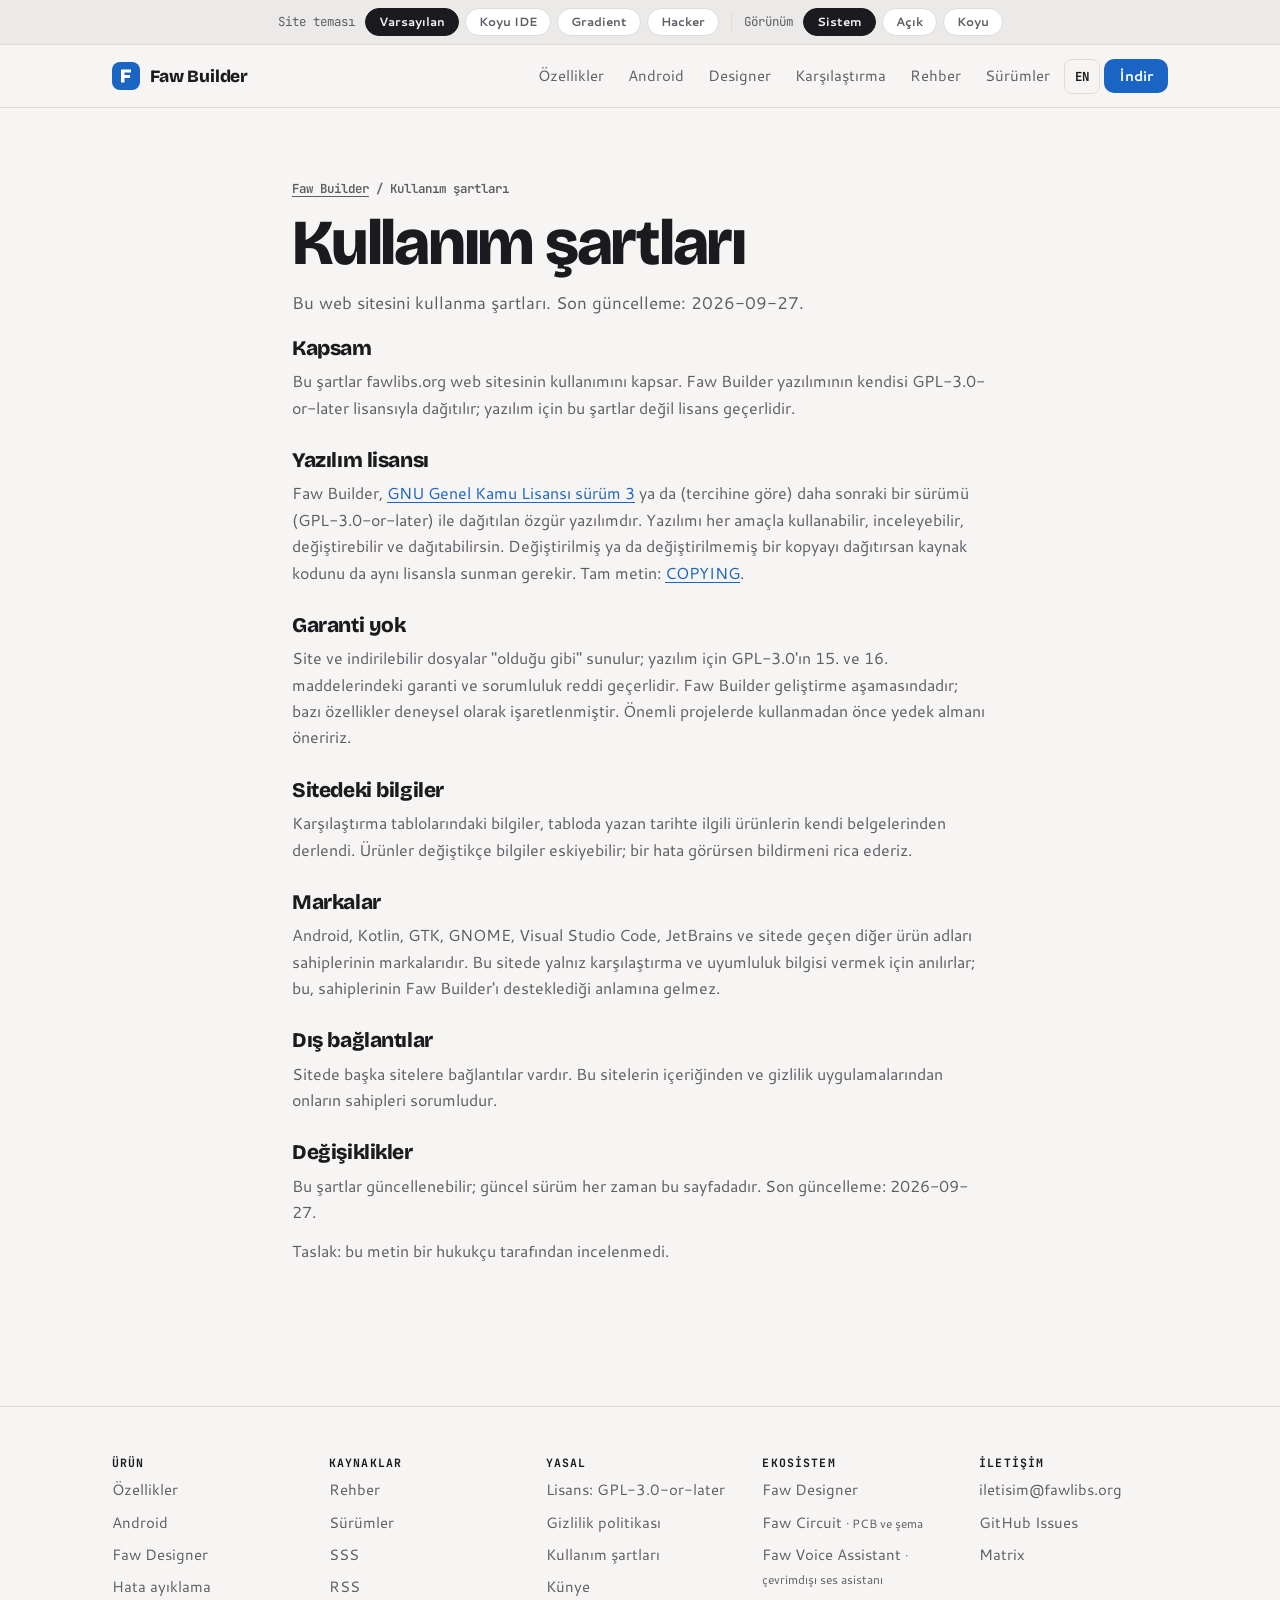
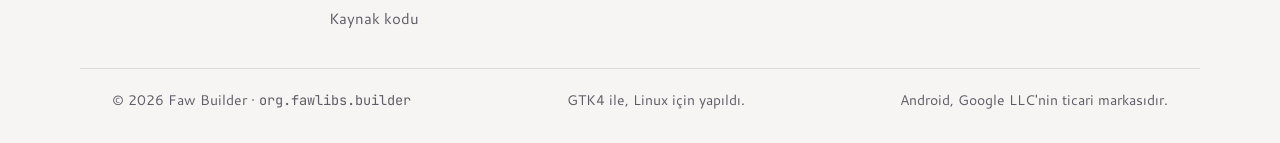
<file: kullanim-sartlari.html>
<!DOCTYPE html>
<html lang="tr">
<head>
<meta charset="UTF-8">
<meta name="viewport" content="width=device-width, initial-scale=1.0, viewport-fit=cover">
<title>Kullanım Şartları · Faw Builder</title>
<meta name="description" content="fawlibs.org web sitesinin kullanım şartları.">
<meta property="og:title" content="Kullanım Şartları · Faw Builder">
<meta property="og:description" content="fawlibs.org web sitesinin kullanım şartları.">
<meta property="og:url" content="https://fawlibs.org/kullanim-sartlari.html">
<meta property="og:image" content="https://fawlibs.org/og-image.png">
<link rel="canonical" href="https://fawlibs.org/kullanim-sartlari.html">
<link rel="alternate" type="application/rss+xml" title="Faw Builder sürümleri" href="feed.xml">
<meta name="theme-color" content="#f6f5f4" media="(prefers-color-scheme: light)">
<meta name="theme-color" content="#1d1d20" media="(prefers-color-scheme: dark)">
<link rel="icon" href="assets/icons/favicon.svg" type="image/svg+xml">
<link rel="icon" href="assets/icons/icon-192.png" type="image/png" sizes="192x192">
<link rel="apple-touch-icon" href="assets/icons/apple-touch-icon.png">
<link rel="manifest" href="site.webmanifest">
<script type="application/ld+json">
{
  "@context": "https://schema.org",
  "@type": "BreadcrumbList",
  "itemListElement": [
    {
      "@type": "ListItem",
      "position": 1,
      "name": "Faw Builder",
      "item": "https://fawlibs.org/"
    },
    {
      "@type": "ListItem",
      "position": 2,
      "name": "Kullanım şartları",
      "item": "https://fawlibs.org/kullanim-sartlari.html"
    }
  ]
}
</script>
<link rel="stylesheet" href="assets/site.css">
<script src="assets/ayarlar.js"></script>
</head>
<body>
<a class="skip-link" href="#icerik" data-i18n="skip">İçeriğe atla</a>

<div class="theme-bar" role="region" aria-label="Site ayarları" data-i18n-attr="aria-label:theme.region">
  <span class="theme-bar-label" data-i18n="theme.label">Site teması</span>
  <button type="button" data-skin-sec="" aria-pressed="true" data-i18n="theme.default">Varsayılan</button>
  <button type="button" data-skin-sec="ide" aria-pressed="false" data-i18n="theme.ide">Koyu IDE</button>
  <button type="button" data-skin-sec="gradient" aria-pressed="false">Gradient</button>
  <button type="button" data-skin-sec="hacker" aria-pressed="false">Hacker</button>
  <span class="theme-bar-sep" aria-hidden="true"></span>
  <span class="theme-bar-label" data-i18n="theme.mode">Görünüm</span>
  <button type="button" data-mode-sec="" aria-pressed="true" data-i18n="theme.system">Sistem</button>
  <button type="button" data-mode-sec="light" aria-pressed="false" data-i18n="theme.light">Açık</button>
  <button type="button" data-mode-sec="dark" aria-pressed="false" data-i18n="theme.dark">Koyu</button>
</div>

<header class="site-header">
  <div class="wrap header-inner">
    <a class="brand" href="index.html">
      <span class="brand-mark" aria-hidden="true"><svg viewBox="0 0 16 16"><path d="M3 1.5h10v3H6.5v2.5H12v3H6.5v4.5H3z" style="fill:var(--accent-ink)"/></svg></span>
      Faw Builder
    </a>
    <div class="header-tools">
      <button type="button" class="lang-toggle" data-lang-toggle aria-label="Switch language">EN</button>
      <button type="button" class="menu-toggle" id="menu-toggle" aria-expanded="false" aria-controls="site-nav" data-i18n="nav.menu">Menü</button>
    </div>
    <nav class="site-nav" id="site-nav" aria-label="Ana menü">
      <a href="index.html#ozellikler" data-i18n="nav.features">Özellikler</a>
      <a href="android.html">Android</a>
      <a href="designer.html">Designer</a>
      <a href="index.html#karsilastirma" data-i18n="nav.compare">Karşılaştırma</a>
      <a href="baslangic.html" data-i18n="nav.guide">Rehber</a>
      <a href="surumler.html" data-i18n="nav.releases">Sürümler</a>
      <button type="button" class="lang-toggle" data-lang-toggle aria-label="Switch language">EN</button>
      <a href="index.html#kurulum" class="btn btn-primary btn-sm" data-i18n="hero.download">İndir</a>
    </nav>
  </div>
</header>

<main id="icerik">
  <div class="wrap page-hero">
    <p class="crumb"><a href="index.html">Faw Builder</a> / <span data-i18n="p.crumb">Kullanım şartları</span></p>
    <h1 data-i18n="p.title">Kullanım şartları</h1>
    <p class="section-intro" data-i18n="p.intro">Bu web sitesini kullanma şartları. Son güncelleme: 2026-09-27.</p>
  </div>
  <section class="wrap section prose" style="padding-top:12px">
    <h2 id="kapsam" data-i18n="l.kapsam.h">Kapsam</h2>
    <p data-i18n="l.kapsam.0">Bu şartlar fawlibs.org web sitesinin kullanımını kapsar. Faw Builder yazılımının kendisi GPL-3.0-or-later lisansıyla dağıtılır; yazılım için bu şartlar değil lisans geçerlidir.</p>
    <h2 id="lisans" data-i18n="l.lisans.h">Yazılım lisansı</h2>
    <p data-i18n="l.lisans.0">Faw Builder, <a href="https://www.gnu.org/licenses/gpl-3.0.html" rel="license noopener">GNU Genel Kamu Lisansı sürüm 3</a> ya da (tercihine göre) daha sonraki bir sürümü (GPL-3.0-or-later) ile dağıtılan özgür yazılımdır. Yazılımı her amaçla kullanabilir, inceleyebilir, değiştirebilir ve dağıtabilirsin. Değiştirilmiş ya da değiştirilmemiş bir kopyayı dağıtırsan kaynak kodunu da aynı lisansla sunman gerekir. Tam metin: <a href="https://github.com/fawlibs/faw-builder/blob/main/COPYING" rel="noopener">COPYING</a>.<!-- ÖRNEK: GITHUB_URL --></p>
    <h2 id="garanti" data-i18n="l.garanti.h">Garanti yok</h2>
    <p data-i18n="l.garanti.0">Site ve indirilebilir dosyalar "olduğu gibi" sunulur; yazılım için GPL-3.0'ın 15. ve 16. maddelerindeki garanti ve sorumluluk reddi geçerlidir. Faw Builder geliştirme aşamasındadır; bazı özellikler deneysel olarak işaretlenmiştir. Önemli projelerde kullanmadan önce yedek almanı öneririz.</p>
    <h2 id="icerik" data-i18n="l.icerik.h">Sitedeki bilgiler</h2>
    <p data-i18n="l.icerik.0">Karşılaştırma tablolarındaki bilgiler, tabloda yazan tarihte ilgili ürünlerin kendi belgelerinden derlendi. Ürünler değiştikçe bilgiler eskiyebilir; bir hata görürsen bildirmeni rica ederiz.</p>
    <h2 id="marka" data-i18n="l.marka.h">Markalar</h2>
    <p data-i18n="l.marka.0">Android, Kotlin, GTK, GNOME, Visual Studio Code, JetBrains ve sitede geçen diğer ürün adları sahiplerinin markalarıdır. Bu sitede yalnız karşılaştırma ve uyumluluk bilgisi vermek için anılırlar; bu, sahiplerinin Faw Builder'ı desteklediği anlamına gelmez.</p>
    <h2 id="dis" data-i18n="l.dis.h">Dış bağlantılar</h2>
    <p data-i18n="l.dis.0">Sitede başka sitelere bağlantılar vardır. Bu sitelerin içeriğinden ve gizlilik uygulamalarından onların sahipleri sorumludur.</p>
    <h2 id="degisiklik" data-i18n="l.degisiklik.h">Değişiklikler</h2>
    <p data-i18n="l.degisiklik.0">Bu şartlar güncellenebilir; güncel sürüm her zaman bu sayfadadır. Son güncelleme: 2026-09-27.</p>
    <p data-i18n="l.degisiklik.1">Taslak: bu metin bir hukukçu tarafından incelenmedi.</p>
  </section>
</main>

<footer class="site-footer">
  <div class="wrap footer-grid">
    <div class="footer-col"><span class="footer-heading" data-i18n="footer.product">Ürün</span>
      <a href="index.html#ozellikler" data-i18n="nav.features">Özellikler</a><a href="android.html">Android</a><a href="designer.html">Faw Designer</a><a href="debugger.html" data-i18n="nav.debugger">Hata ayıklama</a></div>
    <div class="footer-col"><span class="footer-heading" data-i18n="footer.res">Kaynaklar</span>
      <a href="baslangic.html" data-i18n="nav.guide">Rehber</a><a href="surumler.html" data-i18n="nav.releases">Sürümler</a><a href="index.html#sss" data-i18n="nav.faq">SSS</a><a href="feed.xml">RSS</a>
      <!-- ÖRNEK: GITHUB_URL --><a href="https://github.com/fawlibs/faw-builder" rel="noopener" data-i18n="hero.source">Kaynak kodu</a></div>
    <div class="footer-col"><span class="footer-heading" data-i18n="footer.legal">Yasal</span>
      <a href="https://www.gnu.org/licenses/gpl-3.0.html" rel="license noopener" data-i18n="footer.license">Lisans: GPL-3.0-or-later</a>
      <a href="gizlilik.html" data-i18n="footer.privacy">Gizlilik politikası</a>
      <a href="kullanim-sartlari.html" data-i18n="footer.terms">Kullanım şartları</a>
      <a href="kunye.html" data-i18n="footer.imprint">Künye</a></div>
    <div class="footer-col"><span class="footer-heading" data-i18n="footer.eco">Ekosistem</span>
      <a href="designer.html">Faw Designer</a>
      <a href="circuit.html">Faw Circuit <small class="footer-muted" data-i18n="footer.circuit">· PCB ve şema</small></a>
      <a href="ses-asistani.html">Faw Voice Assistant <small class="footer-muted" data-i18n="footer.voice">· çevrimdışı ses asistanı</small></a></div>
    <div class="footer-col"><span class="footer-heading" data-i18n="footer.contact">İletişim</span>
      <!-- ÖRNEK: CONTACT --><a href="mailto:iletisim@fawlibs.org">iletisim@fawlibs.org</a><a href="https://github.com/fawlibs/faw-builder/issues" rel="noopener">GitHub Issues</a><a href="https://matrix.to/#/#faw-builder:matrix.org" rel="noopener">Matrix</a></div>
  </div>
  <div class="wrap footer-bottom">
    <span>© 2026 Faw Builder · <span style="font-family:var(--f-mono)">org.fawlibs.builder</span></span>
    <span data-i18n="footer.made">GTK4 ile, Linux için yapıldı.</span>
    <span data-i18n="footer.tm">Android, Google LLC'nin ticari markasıdır.</span>
  </div>
</footer>

<script>window.FAW_PAGE_EN = {
 "p.crumb": "Terms",
 "p.title": "Terms of use",
 "p.intro": "Terms for using this website. Last updated: 2026-09-27.",
 "l.kapsam.h": "Scope",
 "l.kapsam.0": "These terms cover the use of the fawlibs.org website. The Faw Builder software itself is distributed under the GPL-3.0-or-later; for the software, the license applies rather than these terms.",
 "l.lisans.h": "Software license",
 "l.lisans.0": "Faw Builder is free software distributed under the <a href=\"https://www.gnu.org/licenses/gpl-3.0.html\" rel=\"license noopener\">GNU General Public License version 3</a> or (at your option) any later version (GPL-3.0-or-later). You may use it for any purpose, study, modify and share it. If you distribute a copy, modified or not, you must also offer its source code under the same license. Full text: <a href=\"https://github.com/fawlibs/faw-builder/blob/main/COPYING\" rel=\"noopener\">COPYING</a>.",
 "l.garanti.h": "No warranty",
 "l.garanti.0": "The site and downloadable files are provided \"as is\"; for the software, the disclaimer of warranty and limitation of liability in sections 15 and 16 of the GPL-3.0 apply. Faw Builder is under development and some features are marked experimental. Back up your work before using it on important projects.",
 "l.icerik.h": "Information on this site",
 "l.icerik.0": "The comparison tables were compiled from each product's own documentation on the date shown in the table. Products change, so information can go out of date; please report any mistake you find.",
 "l.marka.h": "Trademarks",
 "l.marka.0": "Android, Kotlin, GTK, GNOME, Visual Studio Code, JetBrains and other product names on this site are trademarks of their owners. They are mentioned only for comparison and compatibility information; this does not mean their owners endorse Faw Builder.",
 "l.dis.h": "External links",
 "l.dis.0": "This site links to other websites. Their owners are responsible for their content and privacy practices.",
 "l.degisiklik.h": "Changes",
 "l.degisiklik.0": "These terms may be updated; the current version is always on this page. Last updated: 2026-09-27.",
 "l.degisiklik.1": "Draft: this text has not been reviewed by a lawyer."
};</script>
<script src="assets/site.js"></script>
</body>
</html>
</file>
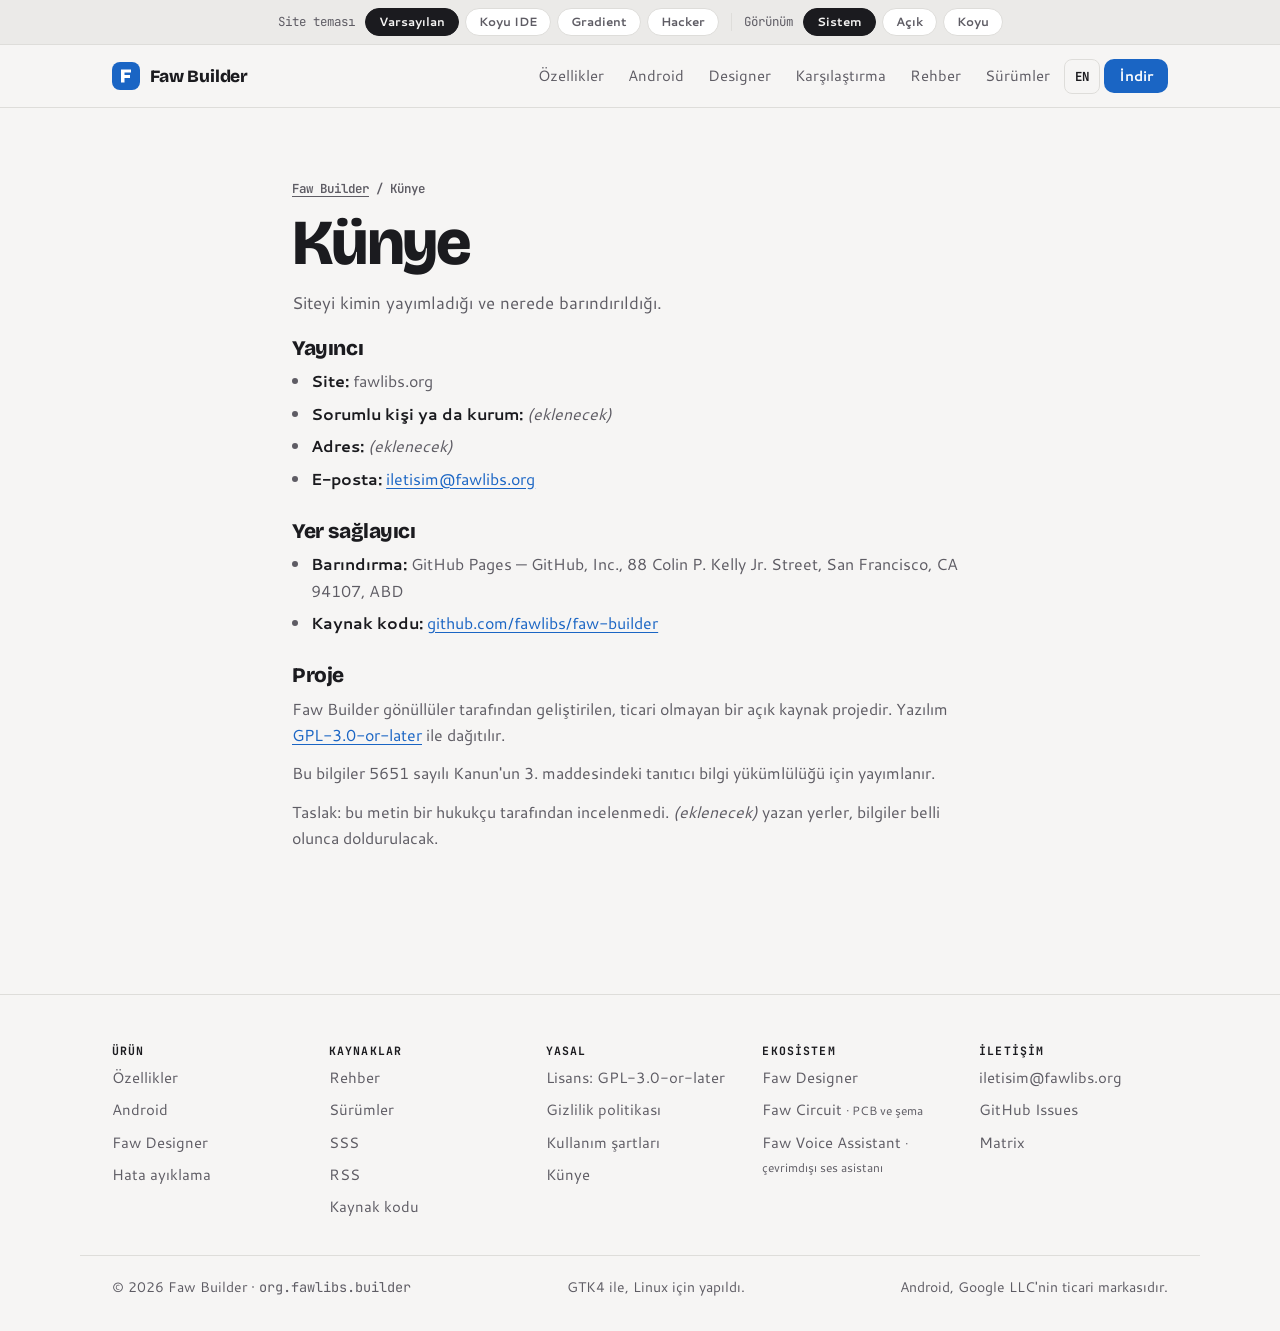
<file: kunye.html>
<!DOCTYPE html>
<html lang="tr">
<head>
<meta charset="UTF-8">
<meta name="viewport" content="width=device-width, initial-scale=1.0, viewport-fit=cover">
<title>Künye · Faw Builder</title>
<meta name="description" content="fawlibs.org sitesinin tanıtıcı bilgileri: yayıncı, iletişim ve yer sağlayıcı.">
<meta property="og:title" content="Künye · Faw Builder">
<meta property="og:description" content="fawlibs.org sitesinin tanıtıcı bilgileri: yayıncı, iletişim ve yer sağlayıcı.">
<meta property="og:url" content="https://fawlibs.org/kunye.html">
<meta property="og:image" content="https://fawlibs.org/og-image.png">
<link rel="canonical" href="https://fawlibs.org/kunye.html">
<link rel="alternate" type="application/rss+xml" title="Faw Builder sürümleri" href="feed.xml">
<meta name="theme-color" content="#f6f5f4" media="(prefers-color-scheme: light)">
<meta name="theme-color" content="#1d1d20" media="(prefers-color-scheme: dark)">
<link rel="icon" href="assets/icons/favicon.svg" type="image/svg+xml">
<link rel="icon" href="assets/icons/icon-192.png" type="image/png" sizes="192x192">
<link rel="apple-touch-icon" href="assets/icons/apple-touch-icon.png">
<link rel="manifest" href="site.webmanifest">
<script type="application/ld+json">
{
  "@context": "https://schema.org",
  "@type": "BreadcrumbList",
  "itemListElement": [
    {
      "@type": "ListItem",
      "position": 1,
      "name": "Faw Builder",
      "item": "https://fawlibs.org/"
    },
    {
      "@type": "ListItem",
      "position": 2,
      "name": "Künye",
      "item": "https://fawlibs.org/kunye.html"
    }
  ]
}
</script>
<link rel="stylesheet" href="assets/site.css">
<script src="assets/ayarlar.js"></script>
</head>
<body>
<a class="skip-link" href="#icerik" data-i18n="skip">İçeriğe atla</a>

<div class="theme-bar" role="region" aria-label="Site ayarları" data-i18n-attr="aria-label:theme.region">
  <span class="theme-bar-label" data-i18n="theme.label">Site teması</span>
  <button type="button" data-skin-sec="" aria-pressed="true" data-i18n="theme.default">Varsayılan</button>
  <button type="button" data-skin-sec="ide" aria-pressed="false" data-i18n="theme.ide">Koyu IDE</button>
  <button type="button" data-skin-sec="gradient" aria-pressed="false">Gradient</button>
  <button type="button" data-skin-sec="hacker" aria-pressed="false">Hacker</button>
  <span class="theme-bar-sep" aria-hidden="true"></span>
  <span class="theme-bar-label" data-i18n="theme.mode">Görünüm</span>
  <button type="button" data-mode-sec="" aria-pressed="true" data-i18n="theme.system">Sistem</button>
  <button type="button" data-mode-sec="light" aria-pressed="false" data-i18n="theme.light">Açık</button>
  <button type="button" data-mode-sec="dark" aria-pressed="false" data-i18n="theme.dark">Koyu</button>
</div>

<header class="site-header">
  <div class="wrap header-inner">
    <a class="brand" href="index.html">
      <span class="brand-mark" aria-hidden="true"><svg viewBox="0 0 16 16"><path d="M3 1.5h10v3H6.5v2.5H12v3H6.5v4.5H3z" style="fill:var(--accent-ink)"/></svg></span>
      Faw Builder
    </a>
    <div class="header-tools">
      <button type="button" class="lang-toggle" data-lang-toggle aria-label="Switch language">EN</button>
      <button type="button" class="menu-toggle" id="menu-toggle" aria-expanded="false" aria-controls="site-nav" data-i18n="nav.menu">Menü</button>
    </div>
    <nav class="site-nav" id="site-nav" aria-label="Ana menü">
      <a href="index.html#ozellikler" data-i18n="nav.features">Özellikler</a>
      <a href="android.html">Android</a>
      <a href="designer.html">Designer</a>
      <a href="index.html#karsilastirma" data-i18n="nav.compare">Karşılaştırma</a>
      <a href="baslangic.html" data-i18n="nav.guide">Rehber</a>
      <a href="surumler.html" data-i18n="nav.releases">Sürümler</a>
      <button type="button" class="lang-toggle" data-lang-toggle aria-label="Switch language">EN</button>
      <a href="index.html#kurulum" class="btn btn-primary btn-sm" data-i18n="hero.download">İndir</a>
    </nav>
  </div>
</header>

<main id="icerik">
  <div class="wrap page-hero">
    <p class="crumb"><a href="index.html">Faw Builder</a> / <span data-i18n="p.crumb">Künye</span></p>
    <h1 data-i18n="p.title">Künye</h1>
    <p class="section-intro" data-i18n="p.intro">Siteyi kimin yayımladığı ve nerede barındırıldığı.</p>
  </div>
  <section class="wrap section prose" style="padding-top:12px">
    <h2 id="yayinci" data-i18n="l.yayinci.h">Yayıncı</h2>
    <ul data-i18n="l.yayinci.0"><li><strong>Site:</strong> fawlibs.org</li><li><strong>Sorumlu kişi ya da kurum:</strong> <em>(eklenecek)</em><!-- TODO: ad soyad ya da kurum --></li><li><strong>Adres:</strong> <em>(eklenecek)</em><!-- TODO: adres; ticari değilse gerekip gerekmediğini hukukçuya sor --></li><li><strong>E-posta:</strong> <a href="mailto:iletisim@fawlibs.org">iletisim@fawlibs.org</a><!-- ÖRNEK: CONTACT --></li></ul>
    <h2 id="barindirma" data-i18n="l.barindirma.h">Yer sağlayıcı</h2>
    <ul data-i18n="l.barindirma.0"><li><strong>Barındırma:</strong> GitHub Pages — GitHub, Inc., 88 Colin P. Kelly Jr. Street, San Francisco, CA 94107, ABD<!-- ÖRNEK: barındırma GitHub Pages varsayıldı --></li><li><strong>Kaynak kodu:</strong> <a href="https://github.com/fawlibs/faw-builder" rel="noopener">github.com/fawlibs/faw-builder</a><!-- ÖRNEK: GITHUB_URL --></li></ul>
    <h2 id="proje" data-i18n="l.proje.h">Proje</h2>
    <p data-i18n="l.proje.0">Faw Builder gönüllüler tarafından geliştirilen, ticari olmayan bir açık kaynak projedir. Yazılım <a href="https://www.gnu.org/licenses/gpl-3.0.html" rel="license noopener">GPL-3.0-or-later</a> ile dağıtılır.</p>
    <p data-i18n="l.proje.1">Bu bilgiler 5651 sayılı Kanun'un 3. maddesindeki tanıtıcı bilgi yükümlülüğü için yayımlanır.</p>
    <p data-i18n="l.proje.2">Taslak: bu metin bir hukukçu tarafından incelenmedi. <em>(eklenecek)</em> yazan yerler, bilgiler belli olunca doldurulacak.</p>
  </section>
</main>

<footer class="site-footer">
  <div class="wrap footer-grid">
    <div class="footer-col"><span class="footer-heading" data-i18n="footer.product">Ürün</span>
      <a href="index.html#ozellikler" data-i18n="nav.features">Özellikler</a><a href="android.html">Android</a><a href="designer.html">Faw Designer</a><a href="debugger.html" data-i18n="nav.debugger">Hata ayıklama</a></div>
    <div class="footer-col"><span class="footer-heading" data-i18n="footer.res">Kaynaklar</span>
      <a href="baslangic.html" data-i18n="nav.guide">Rehber</a><a href="surumler.html" data-i18n="nav.releases">Sürümler</a><a href="index.html#sss" data-i18n="nav.faq">SSS</a><a href="feed.xml">RSS</a>
      <!-- ÖRNEK: GITHUB_URL --><a href="https://github.com/fawlibs/faw-builder" rel="noopener" data-i18n="hero.source">Kaynak kodu</a></div>
    <div class="footer-col"><span class="footer-heading" data-i18n="footer.legal">Yasal</span>
      <a href="https://www.gnu.org/licenses/gpl-3.0.html" rel="license noopener" data-i18n="footer.license">Lisans: GPL-3.0-or-later</a>
      <a href="gizlilik.html" data-i18n="footer.privacy">Gizlilik politikası</a>
      <a href="kullanim-sartlari.html" data-i18n="footer.terms">Kullanım şartları</a>
      <a href="kunye.html" data-i18n="footer.imprint">Künye</a></div>
    <div class="footer-col"><span class="footer-heading" data-i18n="footer.eco">Ekosistem</span>
      <a href="designer.html">Faw Designer</a>
      <a href="circuit.html">Faw Circuit <small class="footer-muted" data-i18n="footer.circuit">· PCB ve şema</small></a>
      <a href="ses-asistani.html">Faw Voice Assistant <small class="footer-muted" data-i18n="footer.voice">· çevrimdışı ses asistanı</small></a></div>
    <div class="footer-col"><span class="footer-heading" data-i18n="footer.contact">İletişim</span>
      <!-- ÖRNEK: CONTACT --><a href="mailto:iletisim@fawlibs.org">iletisim@fawlibs.org</a><a href="https://github.com/fawlibs/faw-builder/issues" rel="noopener">GitHub Issues</a><a href="https://matrix.to/#/#faw-builder:matrix.org" rel="noopener">Matrix</a></div>
  </div>
  <div class="wrap footer-bottom">
    <span>© 2026 Faw Builder · <span style="font-family:var(--f-mono)">org.fawlibs.builder</span></span>
    <span data-i18n="footer.made">GTK4 ile, Linux için yapıldı.</span>
    <span data-i18n="footer.tm">Android, Google LLC'nin ticari markasıdır.</span>
  </div>
</footer>

<script>window.FAW_PAGE_EN = {
 "p.crumb": "Imprint",
 "p.title": "Imprint",
 "p.intro": "Who publishes this site and where it is hosted.",
 "l.yayinci.h": "Publisher",
 "l.yayinci.0": "<li><strong>Site:</strong> fawlibs.org</li><li><strong>Responsible person or organization:</strong> <em>(to be added)</em></li><li><strong>Address:</strong> <em>(to be added)</em></li><li><strong>Email:</strong> <a href=\"mailto:iletisim@fawlibs.org\">iletisim@fawlibs.org</a></li>",
 "l.barindirma.h": "Hosting provider",
 "l.barindirma.0": "<li><strong>Hosting:</strong> GitHub Pages — GitHub, Inc., 88 Colin P. Kelly Jr. Street, San Francisco, CA 94107, USA</li><li><strong>Source code:</strong> <a href=\"https://github.com/fawlibs/faw-builder\" rel=\"noopener\">github.com/fawlibs/faw-builder</a></li>",
 "l.proje.h": "Project",
 "l.proje.0": "Faw Builder is a non-commercial open source project developed by volunteers. The software is distributed under the <a href=\"https://www.gnu.org/licenses/gpl-3.0.html\" rel=\"license noopener\">GPL-3.0-or-later</a>.",
 "l.proje.1": "This information is published to meet the identification requirement in article 3 of Turkish Law No. 5651.",
 "l.proje.2": "Draft: this text has not been reviewed by a lawyer. Items marked <em>(to be added)</em> will be filled in once the details are known."
};</script>
<script src="assets/site.js"></script>
</body>
</html>
</file>
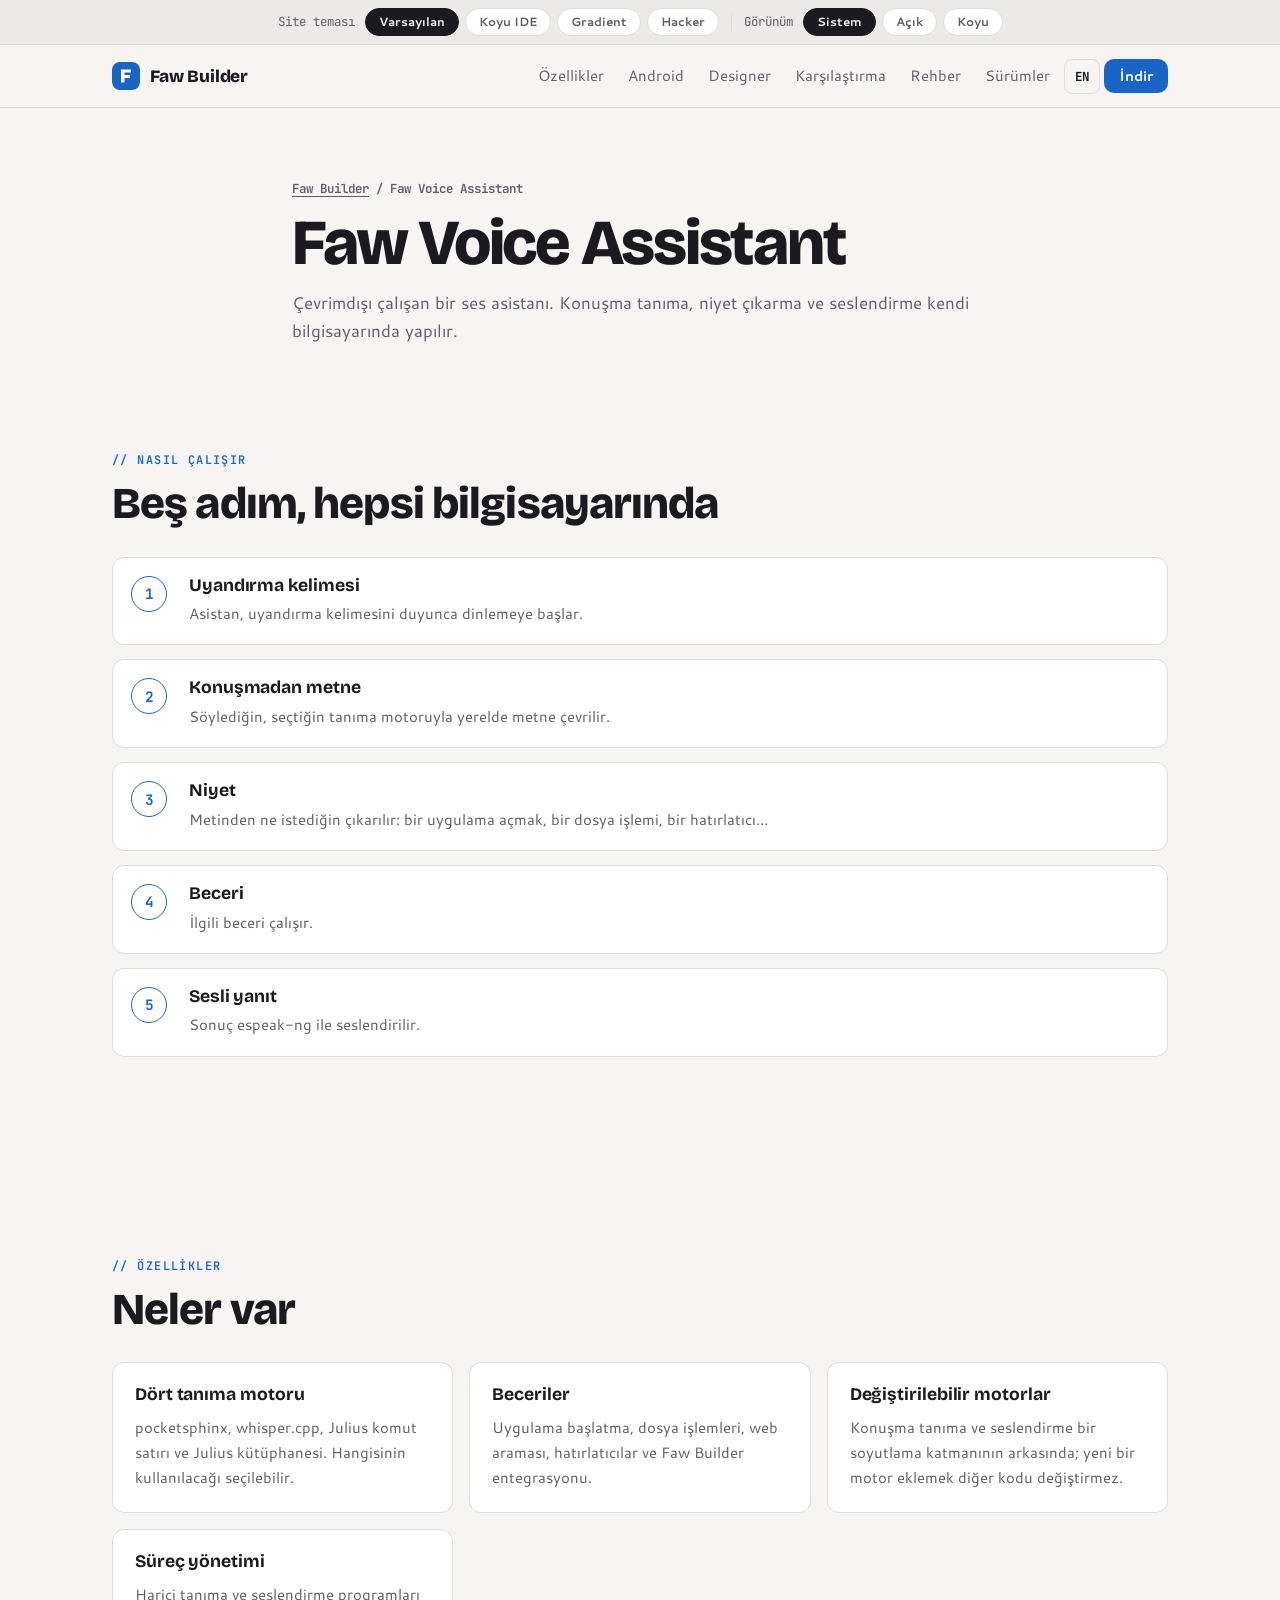
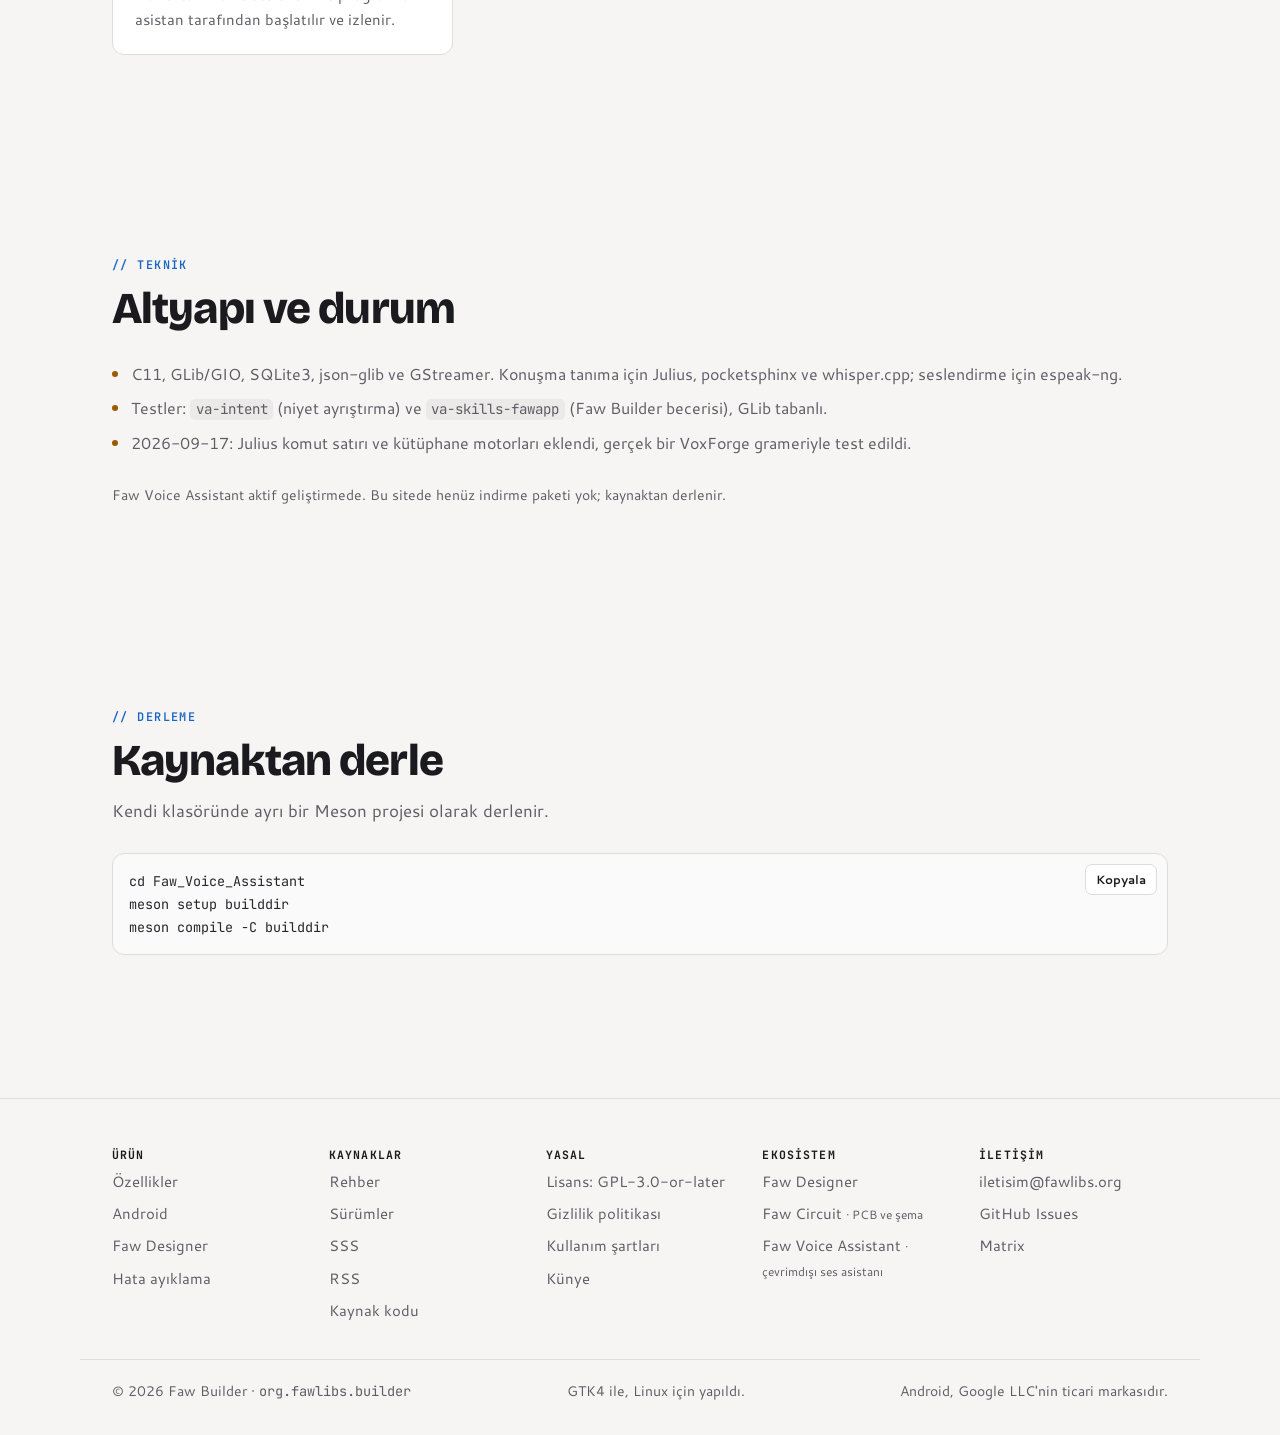
<file: ses-asistani.html>
<!DOCTYPE html>
<html lang="tr">
<head>
<meta charset="UTF-8">
<meta name="viewport" content="width=device-width, initial-scale=1.0, viewport-fit=cover">
<title>Faw Voice Assistant · çevrimdışı ses asistanı</title>
<meta name="description" content="Faw Voice Assistant: tamamen çevrimdışı ses asistanı. pocketsphinx, whisper.cpp ve Julius ile konuşma tanıma, espeak-ng ile seslendirme.">
<meta property="og:title" content="Faw Voice Assistant · çevrimdışı ses asistanı">
<meta property="og:description" content="Faw Voice Assistant: tamamen çevrimdışı ses asistanı. pocketsphinx, whisper.cpp ve Julius ile konuşma tanıma, espeak-ng ile seslendirme.">
<meta property="og:url" content="https://fawlibs.org/ses-asistani.html">
<meta property="og:image" content="https://fawlibs.org/og-image.png">
<link rel="canonical" href="https://fawlibs.org/ses-asistani.html">
<link rel="alternate" type="application/rss+xml" title="Faw Builder sürümleri" href="feed.xml">
<meta name="theme-color" content="#f6f5f4" media="(prefers-color-scheme: light)">
<meta name="theme-color" content="#1d1d20" media="(prefers-color-scheme: dark)">
<link rel="icon" href="assets/icons/favicon.svg" type="image/svg+xml">
<link rel="icon" href="assets/icons/icon-192.png" type="image/png" sizes="192x192">
<link rel="apple-touch-icon" href="assets/icons/apple-touch-icon.png">
<link rel="manifest" href="site.webmanifest">
<script type="application/ld+json">
[
  {
    "@context": "https://schema.org",
    "@type": "BreadcrumbList",
    "itemListElement": [
      {
        "@type": "ListItem",
        "position": 1,
        "name": "Faw Builder",
        "item": "https://fawlibs.org/"
      },
      {
        "@type": "ListItem",
        "position": 2,
        "name": "Faw Voice Assistant",
        "item": "https://fawlibs.org/ses-asistani.html"
      }
    ]
  },
  {
    "@context": "https://schema.org",
    "@type": "SoftwareApplication",
    "name": "Faw Voice Assistant",
    "applicationCategory": "DeveloperApplication",
    "operatingSystem": "Linux",
    "description": "Çevrimdışı ses asistanı: pocketsphinx, whisper.cpp ve Julius ile konuşma tanıma, espeak-ng ile seslendirme.",
    "url": "https://fawlibs.org/ses-asistani.html",
    "license": "https://spdx.org/licenses/GPL-3.0-or-later.html",
    "offers": {
      "@type": "Offer",
      "price": "0",
      "priceCurrency": "USD"
    }
  }
]
</script>
<link rel="stylesheet" href="assets/site.css">
<script src="assets/ayarlar.js"></script>
</head>
<body>
<a class="skip-link" href="#icerik" data-i18n="skip">İçeriğe atla</a>

<div class="theme-bar" role="region" aria-label="Site ayarları" data-i18n-attr="aria-label:theme.region">
  <span class="theme-bar-label" data-i18n="theme.label">Site teması</span>
  <button type="button" data-skin-sec="" aria-pressed="true" data-i18n="theme.default">Varsayılan</button>
  <button type="button" data-skin-sec="ide" aria-pressed="false" data-i18n="theme.ide">Koyu IDE</button>
  <button type="button" data-skin-sec="gradient" aria-pressed="false">Gradient</button>
  <button type="button" data-skin-sec="hacker" aria-pressed="false">Hacker</button>
  <span class="theme-bar-sep" aria-hidden="true"></span>
  <span class="theme-bar-label" data-i18n="theme.mode">Görünüm</span>
  <button type="button" data-mode-sec="" aria-pressed="true" data-i18n="theme.system">Sistem</button>
  <button type="button" data-mode-sec="light" aria-pressed="false" data-i18n="theme.light">Açık</button>
  <button type="button" data-mode-sec="dark" aria-pressed="false" data-i18n="theme.dark">Koyu</button>
</div>

<header class="site-header">
  <div class="wrap header-inner">
    <a class="brand" href="index.html">
      <span class="brand-mark" aria-hidden="true"><svg viewBox="0 0 16 16"><path d="M3 1.5h10v3H6.5v2.5H12v3H6.5v4.5H3z" style="fill:var(--accent-ink)"/></svg></span>
      Faw Builder
    </a>
    <div class="header-tools">
      <button type="button" class="lang-toggle" data-lang-toggle aria-label="Switch language">EN</button>
      <button type="button" class="menu-toggle" id="menu-toggle" aria-expanded="false" aria-controls="site-nav" data-i18n="nav.menu">Menü</button>
    </div>
    <nav class="site-nav" id="site-nav" aria-label="Ana menü">
      <a href="index.html#ozellikler" data-i18n="nav.features">Özellikler</a>
      <a href="android.html">Android</a>
      <a href="designer.html">Designer</a>
      <a href="index.html#karsilastirma" data-i18n="nav.compare">Karşılaştırma</a>
      <a href="baslangic.html" data-i18n="nav.guide">Rehber</a>
      <a href="surumler.html" data-i18n="nav.releases">Sürümler</a>
      <button type="button" class="lang-toggle" data-lang-toggle aria-label="Switch language">EN</button>
      <a href="index.html#kurulum" class="btn btn-primary btn-sm" data-i18n="hero.download">İndir</a>
    </nav>
  </div>
</header>

<main id="icerik">
  <div class="wrap page-hero">
    <p class="crumb"><a href="index.html">Faw Builder</a> / <span data-i18n="p.crumb">Faw Voice Assistant</span></p>
    <h1 data-i18n="p.title">Faw Voice Assistant</h1>
    <p class="section-intro" data-i18n="p.intro">Çevrimdışı çalışan bir ses asistanı. Konuşma tanıma, niyet çıkarma ve seslendirme kendi bilgisayarında yapılır.</p>
  </div>
  <section class="wrap section">
    <div class="section-head">
      <span class="eyebrow" data-i18n="v.ak.e">Nasıl çalışır</span>
      <h2 data-i18n="v.ak.h">Beş adım, hepsi bilgisayarında</h2>
    </div>
    <ol class="steps">
      <li><div><h3 data-i18n="v.a1.t">Uyandırma kelimesi</h3><p data-i18n="v.a1.b">Asistan, uyandırma kelimesini duyunca dinlemeye başlar.</p></div></li>
      <li><div><h3 data-i18n="v.a2.t">Konuşmadan metne</h3><p data-i18n="v.a2.b">Söylediğin, seçtiğin tanıma motoruyla yerelde metne çevrilir.</p></div></li>
      <li><div><h3 data-i18n="v.a3.t">Niyet</h3><p data-i18n="v.a3.b">Metinden ne istediğin çıkarılır: bir uygulama açmak, bir dosya işlemi, bir hatırlatıcı…</p></div></li>
      <li><div><h3 data-i18n="v.a4.t">Beceri</h3><p data-i18n="v.a4.b">İlgili beceri çalışır.</p></div></li>
      <li><div><h3 data-i18n="v.a5.t">Sesli yanıt</h3><p data-i18n="v.a5.b">Sonuç espeak-ng ile seslendirilir.</p></div></li>
    </ol>
  </section>
  <section class="wrap section">
    <div class="section-head">
      <span class="eyebrow" data-i18n="v.oz.e">Özellikler</span>
      <h2 data-i18n="v.oz.h">Neler var</h2>
    </div>
    <div class="grid">
      <article class="card"><h3 data-i18n="v.oz.k1.t">Dört tanıma motoru</h3><p data-i18n="v.oz.k1.b">pocketsphinx, whisper.cpp, Julius komut satırı ve Julius kütüphanesi. Hangisinin kullanılacağı seçilebilir.</p></article>
      <article class="card"><h3 data-i18n="v.oz.k2.t">Beceriler</h3><p data-i18n="v.oz.k2.b">Uygulama başlatma, dosya işlemleri, web araması, hatırlatıcılar ve Faw Builder entegrasyonu.</p></article>
      <article class="card"><h3 data-i18n="v.oz.k3.t">Değiştirilebilir motorlar</h3><p data-i18n="v.oz.k3.b">Konuşma tanıma ve seslendirme bir soyutlama katmanının arkasında; yeni bir motor eklemek diğer kodu değiştirmez.</p></article>
      <article class="card"><h3 data-i18n="v.oz.k4.t">Süreç yönetimi</h3><p data-i18n="v.oz.k4.b">Harici tanıma ve seslendirme programları asistan tarafından başlatılır ve izlenir.</p></article>
    </div>
  </section>
  <section class="wrap section">
    <div class="section-head">
      <span class="eyebrow" data-i18n="v.tek.e">Teknik</span>
      <h2 data-i18n="v.tek.h">Altyapı ve durum</h2>
    </div>
    <ul class="limits">
      <li data-i18n="v.tek.l1">C11, GLib/GIO, SQLite3, json-glib ve GStreamer. Konuşma tanıma için Julius, pocketsphinx ve whisper.cpp; seslendirme için espeak-ng.</li>
      <li data-i18n="v.tek.l2">Testler: <code>va-intent</code> (niyet ayrıştırma) ve <code>va-skills-fawapp</code> (Faw Builder becerisi), GLib tabanlı.</li>
      <li data-i18n="v.tek.l3">2026-09-17: Julius komut satırı ve kütüphane motorları eklendi, gerçek bir VoxForge grameriyle test edildi.</li>
    </ul>
    <p class="table-note" data-i18n="v.tek.not">Faw Voice Assistant aktif geliştirmede. Bu sitede henüz indirme paketi yok; kaynaktan derlenir.</p>
  </section>
  <section class="wrap section">
    <div class="section-head">
      <span class="eyebrow" data-i18n="v.der.e">Derleme</span>
      <h2 data-i18n="v.der.h">Kaynaktan derle</h2>
      <p class="section-intro" data-i18n="v.der.b">Kendi klasöründe ayrı bir Meson projesi olarak derlenir.</p>
    </div>
    <div class="code-block"><pre id="cmd-voice">cd Faw_Voice_Assistant
meson setup builddir
meson compile -C builddir</pre>
      <button type="button" class="copy-btn" data-copy="cmd-voice" data-i18n="install.copy">Kopyala</button></div>
  </section>
</main>

<footer class="site-footer">
  <div class="wrap footer-grid">
    <div class="footer-col"><span class="footer-heading" data-i18n="footer.product">Ürün</span>
      <a href="index.html#ozellikler" data-i18n="nav.features">Özellikler</a><a href="android.html">Android</a><a href="designer.html">Faw Designer</a><a href="debugger.html" data-i18n="nav.debugger">Hata ayıklama</a></div>
    <div class="footer-col"><span class="footer-heading" data-i18n="footer.res">Kaynaklar</span>
      <a href="baslangic.html" data-i18n="nav.guide">Rehber</a><a href="surumler.html" data-i18n="nav.releases">Sürümler</a><a href="index.html#sss" data-i18n="nav.faq">SSS</a><a href="feed.xml">RSS</a>
      <!-- ÖRNEK: GITHUB_URL --><a href="https://github.com/fawlibs/faw-builder" rel="noopener" data-i18n="hero.source">Kaynak kodu</a></div>
    <div class="footer-col"><span class="footer-heading" data-i18n="footer.legal">Yasal</span>
      <a href="https://www.gnu.org/licenses/gpl-3.0.html" rel="license noopener" data-i18n="footer.license">Lisans: GPL-3.0-or-later</a>
      <a href="gizlilik.html" data-i18n="footer.privacy">Gizlilik politikası</a>
      <a href="kullanim-sartlari.html" data-i18n="footer.terms">Kullanım şartları</a>
      <a href="kunye.html" data-i18n="footer.imprint">Künye</a></div>
    <div class="footer-col"><span class="footer-heading" data-i18n="footer.eco">Ekosistem</span>
      <a href="designer.html">Faw Designer</a>
      <a href="circuit.html">Faw Circuit <small class="footer-muted" data-i18n="footer.circuit">· PCB ve şema</small></a>
      <a href="ses-asistani.html">Faw Voice Assistant <small class="footer-muted" data-i18n="footer.voice">· çevrimdışı ses asistanı</small></a></div>
    <div class="footer-col"><span class="footer-heading" data-i18n="footer.contact">İletişim</span>
      <!-- ÖRNEK: CONTACT --><a href="mailto:iletisim@fawlibs.org">iletisim@fawlibs.org</a><a href="https://github.com/fawlibs/faw-builder/issues" rel="noopener">GitHub Issues</a><a href="https://matrix.to/#/#faw-builder:matrix.org" rel="noopener">Matrix</a></div>
  </div>
  <div class="wrap footer-bottom">
    <span>© 2026 Faw Builder · <span style="font-family:var(--f-mono)">org.fawlibs.builder</span></span>
    <span data-i18n="footer.made">GTK4 ile, Linux için yapıldı.</span>
    <span data-i18n="footer.tm">Android, Google LLC'nin ticari markasıdır.</span>
  </div>
</footer>

<script>window.FAW_PAGE_EN = {
 "p.crumb": "Faw Voice Assistant",
 "p.title": "Faw Voice Assistant",
 "p.intro": "An offline voice assistant. Speech recognition, intent parsing and speech synthesis run on your own computer.",
 "v.ak.e": "How it works",
 "v.ak.h": "Five steps, all on your computer",
 "v.a1.t": "Wake word",
 "v.a1.b": "The assistant starts listening when it hears the wake word.",
 "v.a2.t": "Speech to text",
 "v.a2.b": "What you say is transcribed locally by the recognition engine you chose.",
 "v.a3.t": "Intent",
 "v.a3.b": "Your request is extracted from the text: open an app, a file operation, a reminder…",
 "v.a4.t": "Skill",
 "v.a4.b": "The matching skill runs.",
 "v.a5.t": "Spoken reply",
 "v.a5.b": "The result is spoken with espeak-ng.",
 "v.oz.e": "Features",
 "v.oz.h": "What's included",
 "v.oz.k1.t": "Four recognition engines",
 "v.oz.k1.b": "pocketsphinx, whisper.cpp, the Julius CLI and the Julius library. You can choose which one to use.",
 "v.oz.k2.t": "Skills",
 "v.oz.k2.b": "Launching apps, file operations, web search, reminders and Faw Builder integration.",
 "v.oz.k3.t": "Swappable engines",
 "v.oz.k3.b": "Speech recognition and synthesis sit behind an abstraction layer; adding an engine doesn't change the rest of the code.",
 "v.oz.k4.t": "Process management",
 "v.oz.k4.b": "External recognition and synthesis programs are started and supervised by the assistant.",
 "v.tek.e": "Technical",
 "v.tek.h": "Stack and status",
 "v.tek.l1": "C11, GLib/GIO, SQLite3, json-glib and GStreamer. Julius, pocketsphinx and whisper.cpp for speech recognition; espeak-ng for speech synthesis.",
 "v.tek.l2": "Tests: <code>va-intent</code> (intent parsing) and <code>va-skills-fawapp</code> (Faw Builder skill), GLib-based.",
 "v.tek.l3": "2026-09-17: Julius CLI and library engines added and tested with a real VoxForge grammar.",
 "v.tek.not": "Faw Voice Assistant is under active development. There is no download package on this site yet; build it from source.",
 "v.der.e": "Build",
 "v.der.h": "Build from source",
 "v.der.b": "Built as a separate Meson project in its own folder."
};</script>
<script src="assets/site.js"></script>
</body>
</html>
</file>
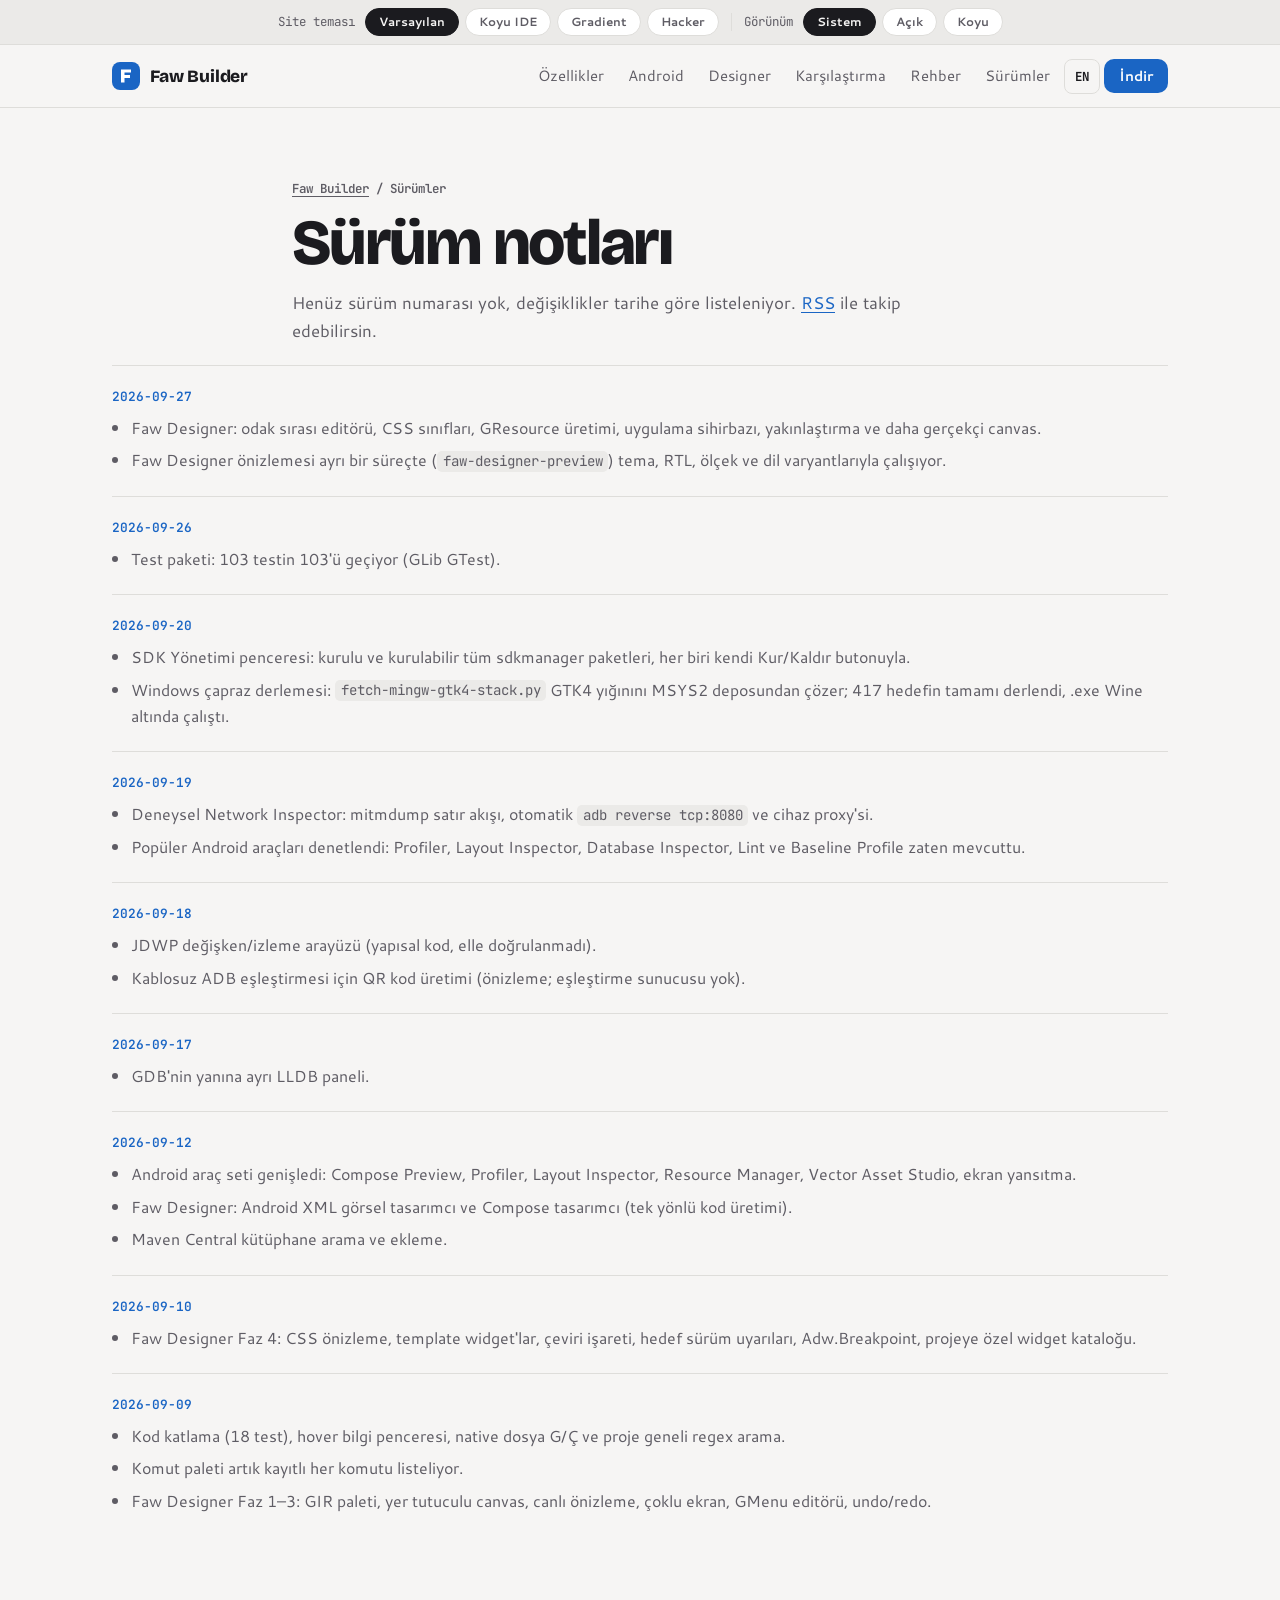
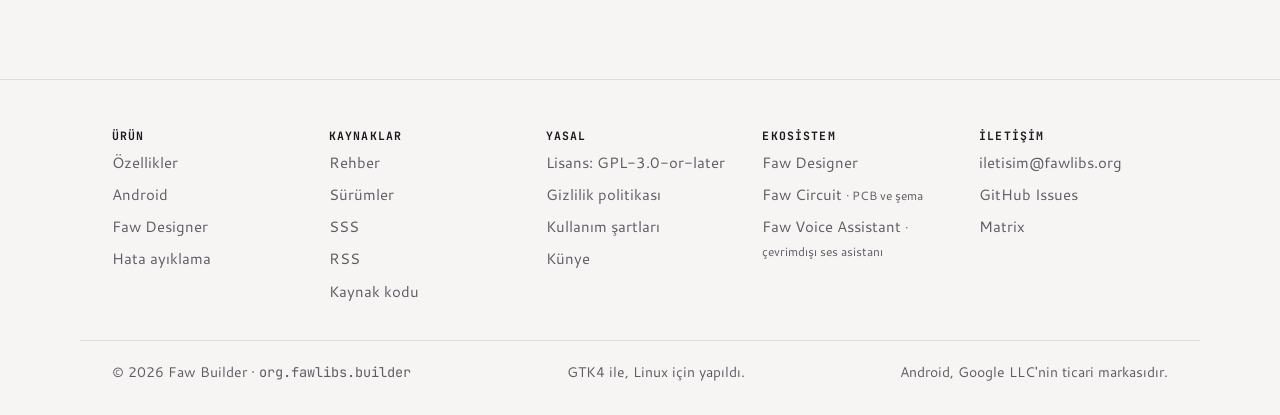
<file: surumler.html>
<!DOCTYPE html>
<html lang="tr">
<head>
<meta charset="UTF-8">
<meta name="viewport" content="width=device-width, initial-scale=1.0, viewport-fit=cover">
<title>Faw Builder Sürümleri</title>
<meta name="description" content="Faw Builder ve Faw Designer&#x27;daki değişiklikler, tarihe göre.">
<meta property="og:title" content="Faw Builder Sürümleri">
<meta property="og:description" content="Faw Builder ve Faw Designer&#x27;daki değişiklikler, tarihe göre.">
<meta property="og:url" content="https://fawlibs.org/surumler.html">
<meta property="og:image" content="https://fawlibs.org/og-image.png">
<link rel="canonical" href="https://fawlibs.org/surumler.html">
<link rel="alternate" type="application/rss+xml" title="Faw Builder sürümleri" href="feed.xml">
<meta name="theme-color" content="#f6f5f4" media="(prefers-color-scheme: light)">
<meta name="theme-color" content="#1d1d20" media="(prefers-color-scheme: dark)">
<link rel="icon" href="assets/icons/favicon.svg" type="image/svg+xml">
<link rel="icon" href="assets/icons/icon-192.png" type="image/png" sizes="192x192">
<link rel="apple-touch-icon" href="assets/icons/apple-touch-icon.png">
<link rel="manifest" href="site.webmanifest">
<script type="application/ld+json">
{
  "@context": "https://schema.org",
  "@type": "BreadcrumbList",
  "itemListElement": [
    {
      "@type": "ListItem",
      "position": 1,
      "name": "Faw Builder",
      "item": "https://fawlibs.org/"
    },
    {
      "@type": "ListItem",
      "position": 2,
      "name": "Sürümler",
      "item": "https://fawlibs.org/surumler.html"
    }
  ]
}
</script>
<link rel="stylesheet" href="assets/site.css">
<script src="assets/ayarlar.js"></script>
</head>
<body>
<a class="skip-link" href="#icerik" data-i18n="skip">İçeriğe atla</a>

<div class="theme-bar" role="region" aria-label="Site ayarları" data-i18n-attr="aria-label:theme.region">
  <span class="theme-bar-label" data-i18n="theme.label">Site teması</span>
  <button type="button" data-skin-sec="" aria-pressed="true" data-i18n="theme.default">Varsayılan</button>
  <button type="button" data-skin-sec="ide" aria-pressed="false" data-i18n="theme.ide">Koyu IDE</button>
  <button type="button" data-skin-sec="gradient" aria-pressed="false">Gradient</button>
  <button type="button" data-skin-sec="hacker" aria-pressed="false">Hacker</button>
  <span class="theme-bar-sep" aria-hidden="true"></span>
  <span class="theme-bar-label" data-i18n="theme.mode">Görünüm</span>
  <button type="button" data-mode-sec="" aria-pressed="true" data-i18n="theme.system">Sistem</button>
  <button type="button" data-mode-sec="light" aria-pressed="false" data-i18n="theme.light">Açık</button>
  <button type="button" data-mode-sec="dark" aria-pressed="false" data-i18n="theme.dark">Koyu</button>
</div>

<header class="site-header">
  <div class="wrap header-inner">
    <a class="brand" href="index.html">
      <span class="brand-mark" aria-hidden="true"><svg viewBox="0 0 16 16"><path d="M3 1.5h10v3H6.5v2.5H12v3H6.5v4.5H3z" style="fill:var(--accent-ink)"/></svg></span>
      Faw Builder
    </a>
    <div class="header-tools">
      <button type="button" class="lang-toggle" data-lang-toggle aria-label="Switch language">EN</button>
      <button type="button" class="menu-toggle" id="menu-toggle" aria-expanded="false" aria-controls="site-nav" data-i18n="nav.menu">Menü</button>
    </div>
    <nav class="site-nav" id="site-nav" aria-label="Ana menü">
      <a href="index.html#ozellikler" data-i18n="nav.features">Özellikler</a>
      <a href="android.html">Android</a>
      <a href="designer.html">Designer</a>
      <a href="index.html#karsilastirma" data-i18n="nav.compare">Karşılaştırma</a>
      <a href="baslangic.html" data-i18n="nav.guide">Rehber</a>
      <a href="surumler.html" aria-current="page" data-i18n="nav.releases">Sürümler</a>
      <button type="button" class="lang-toggle" data-lang-toggle aria-label="Switch language">EN</button>
      <a href="index.html#kurulum" class="btn btn-primary btn-sm" data-i18n="hero.download">İndir</a>
    </nav>
  </div>
</header>

<main id="icerik">
  <div class="wrap page-hero">
    <p class="crumb"><a href="index.html">Faw Builder</a> / <span data-i18n="p.crumb">Sürümler</span></p>
    <h1 data-i18n="p.title">Sürüm notları</h1>
    <p class="section-intro" data-i18n="p.intro">Henüz sürüm numarası yok, değişiklikler tarihe göre listeleniyor. <a href="feed.xml">RSS</a> ile takip edebilirsin.</p>
  </div>
  <section class="wrap section" style="padding-top:12px;gap:0">
    <article class="release" id="d-2026-09-27">
      <time datetime="2026-09-27">2026-09-27</time>
      <ul>
        <li data-i18n="r.2026-09-27.0">Faw Designer: odak sırası editörü, CSS sınıfları, GResource üretimi, uygulama sihirbazı, yakınlaştırma ve daha gerçekçi canvas.</li>
        <li data-i18n="r.2026-09-27.1">Faw Designer önizlemesi ayrı bir süreçte (<code>faw-designer-preview</code>) tema, RTL, ölçek ve dil varyantlarıyla çalışıyor.</li>
      </ul>
    </article>
    <article class="release" id="d-2026-09-26">
      <time datetime="2026-09-26">2026-09-26</time>
      <ul>
        <li data-i18n="r.2026-09-26.0">Test paketi: 103 testin 103'ü geçiyor (GLib GTest).</li>
      </ul>
    </article>
    <article class="release" id="d-2026-09-20">
      <time datetime="2026-09-20">2026-09-20</time>
      <ul>
        <li data-i18n="r.2026-09-20.0">SDK Yönetimi penceresi: kurulu ve kurulabilir tüm sdkmanager paketleri, her biri kendi Kur/Kaldır butonuyla.</li>
        <li data-i18n="r.2026-09-20.1">Windows çapraz derlemesi: <code>fetch-mingw-gtk4-stack.py</code> GTK4 yığınını MSYS2 deposundan çözer; 417 hedefin tamamı derlendi, .exe Wine altında çalıştı.</li>
      </ul>
    </article>
    <article class="release" id="d-2026-09-19">
      <time datetime="2026-09-19">2026-09-19</time>
      <ul>
        <li data-i18n="r.2026-09-19.0">Deneysel Network Inspector: mitmdump satır akışı, otomatik <code>adb reverse tcp:8080</code> ve cihaz proxy'si.</li>
        <li data-i18n="r.2026-09-19.1">Popüler Android araçları denetlendi: Profiler, Layout Inspector, Database Inspector, Lint ve Baseline Profile zaten mevcuttu.</li>
      </ul>
    </article>
    <article class="release" id="d-2026-09-18">
      <time datetime="2026-09-18">2026-09-18</time>
      <ul>
        <li data-i18n="r.2026-09-18.0">JDWP değişken/izleme arayüzü (yapısal kod, elle doğrulanmadı).</li>
        <li data-i18n="r.2026-09-18.1">Kablosuz ADB eşleştirmesi için QR kod üretimi (önizleme; eşleştirme sunucusu yok).</li>
      </ul>
    </article>
    <article class="release" id="d-2026-09-17">
      <time datetime="2026-09-17">2026-09-17</time>
      <ul>
        <li data-i18n="r.2026-09-17.0">GDB'nin yanına ayrı LLDB paneli.</li>
      </ul>
    </article>
    <article class="release" id="d-2026-09-12">
      <time datetime="2026-09-12">2026-09-12</time>
      <ul>
        <li data-i18n="r.2026-09-12.2">Android araç seti genişledi: Compose Preview, Profiler, Layout Inspector, Resource Manager, Vector Asset Studio, ekran yansıtma.</li>
        <li data-i18n="r.2026-09-12.0">Faw Designer: Android XML görsel tasarımcı ve Compose tasarımcı (tek yönlü kod üretimi).</li>
        <li data-i18n="r.2026-09-12.1">Maven Central kütüphane arama ve ekleme.</li>
      </ul>
    </article>
    <article class="release" id="d-2026-09-10">
      <time datetime="2026-09-10">2026-09-10</time>
      <ul>
        <li data-i18n="r.2026-09-10.0">Faw Designer Faz 4: CSS önizleme, template widget'lar, çeviri işareti, hedef sürüm uyarıları, Adw.Breakpoint, projeye özel widget kataloğu.</li>
      </ul>
    </article>
    <article class="release" id="d-2026-09-09">
      <time datetime="2026-09-09">2026-09-09</time>
      <ul>
        <li data-i18n="r.2026-09-09.0">Kod katlama (18 test), hover bilgi penceresi, native dosya G/Ç ve proje geneli regex arama.</li>
        <li data-i18n="r.2026-09-09.1">Komut paleti artık kayıtlı her komutu listeliyor.</li>
        <li data-i18n="r.2026-09-09.2">Faw Designer Faz 1–3: GIR paleti, yer tutuculu canvas, canlı önizleme, çoklu ekran, GMenu editörü, undo/redo.</li>
      </ul>
    </article>
  </section>
</main>

<footer class="site-footer">
  <div class="wrap footer-grid">
    <div class="footer-col"><span class="footer-heading" data-i18n="footer.product">Ürün</span>
      <a href="index.html#ozellikler" data-i18n="nav.features">Özellikler</a><a href="android.html">Android</a><a href="designer.html">Faw Designer</a><a href="debugger.html" data-i18n="nav.debugger">Hata ayıklama</a></div>
    <div class="footer-col"><span class="footer-heading" data-i18n="footer.res">Kaynaklar</span>
      <a href="baslangic.html" data-i18n="nav.guide">Rehber</a><a href="surumler.html" data-i18n="nav.releases">Sürümler</a><a href="index.html#sss" data-i18n="nav.faq">SSS</a><a href="feed.xml">RSS</a>
      <!-- ÖRNEK: GITHUB_URL --><a href="https://github.com/fawlibs/faw-builder" rel="noopener" data-i18n="hero.source">Kaynak kodu</a></div>
    <div class="footer-col"><span class="footer-heading" data-i18n="footer.legal">Yasal</span>
      <a href="https://www.gnu.org/licenses/gpl-3.0.html" rel="license noopener" data-i18n="footer.license">Lisans: GPL-3.0-or-later</a>
      <a href="gizlilik.html" data-i18n="footer.privacy">Gizlilik politikası</a>
      <a href="kullanim-sartlari.html" data-i18n="footer.terms">Kullanım şartları</a>
      <a href="kunye.html" data-i18n="footer.imprint">Künye</a></div>
    <div class="footer-col"><span class="footer-heading" data-i18n="footer.eco">Ekosistem</span>
      <a href="designer.html">Faw Designer</a>
      <a href="circuit.html">Faw Circuit <small class="footer-muted" data-i18n="footer.circuit">· PCB ve şema</small></a>
      <a href="ses-asistani.html">Faw Voice Assistant <small class="footer-muted" data-i18n="footer.voice">· çevrimdışı ses asistanı</small></a></div>
    <div class="footer-col"><span class="footer-heading" data-i18n="footer.contact">İletişim</span>
      <!-- ÖRNEK: CONTACT --><a href="mailto:iletisim@fawlibs.org">iletisim@fawlibs.org</a><a href="https://github.com/fawlibs/faw-builder/issues" rel="noopener">GitHub Issues</a><a href="https://matrix.to/#/#faw-builder:matrix.org" rel="noopener">Matrix</a></div>
  </div>
  <div class="wrap footer-bottom">
    <span>© 2026 Faw Builder · <span style="font-family:var(--f-mono)">org.fawlibs.builder</span></span>
    <span data-i18n="footer.made">GTK4 ile, Linux için yapıldı.</span>
    <span data-i18n="footer.tm">Android, Google LLC'nin ticari markasıdır.</span>
  </div>
</footer>

<script>window.FAW_PAGE_EN = {
 "p.crumb": "Releases",
 "p.title": "Release notes",
 "p.intro": "There are no version numbers yet, so changes are listed by date. Subscribe with <a href=\"feed.xml\">RSS</a>.",
 "r.2026-09-27.0": "Faw Designer: focus order editor, CSS classes, GResource generation, an app wizard, zoom and a more realistic canvas.",
 "r.2026-09-27.1": "The Faw Designer preview runs in a separate process (<code>faw-designer-preview</code>) with theme, RTL, scale and locale variants.",
 "r.2026-09-26.0": "Test suite: 103 of 103 tests pass (GLib GTest).",
 "r.2026-09-12.2": "Android toolset expanded: Compose Preview, Profiler, Layout Inspector, Resource Manager, Vector Asset Studio, screen mirroring.",
 "r.2026-09-20.0": "SDK Manager window: every installed and installable sdkmanager package, each with its own Install/Remove button.",
 "r.2026-09-20.1": "Windows cross-build: <code>fetch-mingw-gtk4-stack.py</code> resolves the GTK4 stack from the MSYS2 repository; all 417 targets built and the .exe ran under Wine.",
 "r.2026-09-19.0": "Experimental Network Inspector: mitmdump line stream, automatic <code>adb reverse tcp:8080</code> and device proxy.",
 "r.2026-09-19.1": "Audit of popular Android tools: Profiler, Layout Inspector, Database Inspector, Lint and Baseline Profile were already present.",
 "r.2026-09-18.0": "JDWP variables/watch UI (structural code, not verified by hand).",
 "r.2026-09-18.1": "QR code generation for wireless ADB pairing (preview; no pairing server).",
 "r.2026-09-17.0": "A separate LLDB panel next to GDB.",
 "r.2026-09-12.0": "Faw Designer: visual Android XML designer and Compose designer (one-way code generation).",
 "r.2026-09-12.1": "Maven Central library search and add.",
 "r.2026-09-10.0": "Faw Designer Phase 4: CSS preview, template widgets, translatable flags, target version warnings, Adw.Breakpoint, project-specific widget catalog.",
 "r.2026-09-09.0": "Code folding (18 tests), hover window, native file I/O and project-wide regex search.",
 "r.2026-09-09.1": "The command palette now lists every registered command.",
 "r.2026-09-09.2": "Faw Designer Phases 1–3: GIR palette, canvas with placeholders, live preview, multiple screens, GMenu editor, undo/redo."
};</script>
<script src="assets/site.js"></script>
</body>
</html>
</file>
<file: assets/site.css>
/* Yazı tipleri siteyle birlikte sunulur (SIL Open Font License; lisanslar assets/fonts/ içinde).
   Yalnız latin ve latin-ext alt kümeleri: Türkçe karakterler latin-ext'te. */
@font-face { font-family: 'Bricolage Grotesque'; font-style: normal; font-display: swap; font-weight: 200 800; src: url(fonts/bricolage-grotesque-latin-ext-opsz-normal.woff2) format('woff2-variations'); unicode-range: U+0100-02BA,U+02BD-02C5,U+02C7-02CC,U+02CE-02D7,U+02DD-02FF,U+0304,U+0308,U+0329,U+1D00-1DBF,U+1E00-1E9F,U+1EF2-1EFF,U+2020,U+20A0-20AB,U+20AD-20C0,U+2113,U+2C60-2C7F,U+A720-A7FF; }
@font-face { font-family: 'Bricolage Grotesque'; font-style: normal; font-display: swap; font-weight: 200 800; src: url(fonts/bricolage-grotesque-latin-opsz-normal.woff2) format('woff2-variations'); unicode-range: U+0000-00FF,U+0131,U+0152-0153,U+02BB-02BC,U+02C6,U+02DA,U+02DC,U+0304,U+0308,U+0329,U+2000-206F,U+20AC,U+2122,U+2191,U+2193,U+2212,U+2215,U+FEFF,U+FFFD; }
@font-face { font-family: 'Cantarell'; font-style: normal; font-display: swap; font-weight: 400; src: url(fonts/cantarell-latin-ext-400-normal.woff2) format('woff2'); unicode-range: U+0100-02BA,U+02BD-02C5,U+02C7-02CC,U+02CE-02D7,U+02DD-02FF,U+0304,U+0308,U+0329,U+1D00-1DBF,U+1E00-1E9F,U+1EF2-1EFF,U+2020,U+20A0-20AB,U+20AD-20C0,U+2113,U+2C60-2C7F,U+A720-A7FF; }
@font-face { font-family: 'Cantarell'; font-style: normal; font-display: swap; font-weight: 400; src: url(fonts/cantarell-latin-400-normal.woff2) format('woff2'); unicode-range: U+0000-00FF,U+0131,U+0152-0153,U+02BB-02BC,U+02C6,U+02DA,U+02DC,U+0304,U+0308,U+0329,U+2000-206F,U+20AC,U+2122,U+2191,U+2193,U+2212,U+2215,U+FEFF,U+FFFD; }
@font-face { font-family: 'Cantarell'; font-style: normal; font-display: swap; font-weight: 700; src: url(fonts/cantarell-latin-ext-700-normal.woff2) format('woff2'); unicode-range: U+0100-02BA,U+02BD-02C5,U+02C7-02CC,U+02CE-02D7,U+02DD-02FF,U+0304,U+0308,U+0329,U+1D00-1DBF,U+1E00-1E9F,U+1EF2-1EFF,U+2020,U+20A0-20AB,U+20AD-20C0,U+2113,U+2C60-2C7F,U+A720-A7FF; }
@font-face { font-family: 'Cantarell'; font-style: normal; font-display: swap; font-weight: 700; src: url(fonts/cantarell-latin-700-normal.woff2) format('woff2'); unicode-range: U+0000-00FF,U+0131,U+0152-0153,U+02BB-02BC,U+02C6,U+02DA,U+02DC,U+0304,U+0308,U+0329,U+2000-206F,U+20AC,U+2122,U+2191,U+2193,U+2212,U+2215,U+FEFF,U+FFFD; }
@font-face { font-family: 'JetBrains Mono'; font-style: normal; font-display: swap; font-weight: 100 800; src: url(fonts/jetbrains-mono-latin-ext-wght-normal.woff2) format('woff2-variations'); unicode-range: U+0100-02BA,U+02BD-02C5,U+02C7-02CC,U+02CE-02D7,U+02DD-02FF,U+0304,U+0308,U+0329,U+1D00-1DBF,U+1E00-1E9F,U+1EF2-1EFF,U+2020,U+20A0-20AB,U+20AD-20C0,U+2113,U+2C60-2C7F,U+A720-A7FF; }
@font-face { font-family: 'JetBrains Mono'; font-style: normal; font-display: swap; font-weight: 100 800; src: url(fonts/jetbrains-mono-latin-wght-normal.woff2) format('woff2-variations'); unicode-range: U+0000-00FF,U+0131,U+0152-0153,U+02BB-02BC,U+02C6,U+02DA,U+02DC,U+0304,U+0308,U+0329,U+2000-206F,U+20AC,U+2122,U+2191,U+2193,U+2212,U+2215,U+FEFF,U+FFFD; }

/* ───────── Tokens: Varsayılan (açık) ───────── */
:root{
  --ground:#f6f5f4; --surface:#ffffff; --surface-2:#ebeae8; --ink:#1b1b1f; --muted:#5e5c64;
  --line:#deddda; --accent:#1a65c4; --accent-ink:#ffffff; --accent-soft:#dbe8fb;
  --droid:#197447; --droid-soft:#dcf3e6; --warn:#9c5a00; --warn-soft:#fdeccc;
  --code-bg:#fafafa; --code-ink:#26262b; --c-kw:#a51d2d; --c-ty:#1a5fb4; --c-fn:#613583;
  --c-st:#1d7a4a; --c-cm:#6d6c71; --c-mc:#c64600;
  --title-fill:linear-gradient(var(--ink),var(--ink));
  --f-display:"Bricolage Grotesque",ui-sans-serif,system-ui,sans-serif;
  --f-body:"Cantarell","Noto Sans",ui-sans-serif,system-ui,sans-serif;
  --f-mono:"JetBrains Mono",ui-monospace,"DejaVu Sans Mono",monospace;
  --radius:12px; --shadow:0 1px 2px rgb(0 0 0 / .06),0 12px 32px -12px rgb(0 0 0 / .18);
}
@media (prefers-color-scheme: dark){
  :root:not([data-theme="light"]):not([data-mode="light"]){
    color-scheme:dark;
    --ground:#1d1d20; --surface:#26262a; --surface-2:#303035; --ink:#f2f2f3; --muted:#a3a1aa;
    --line:#3a3a40; --accent:#78aeed; --accent-ink:#0d1b2e; --accent-soft:#1f3350;
    --droid:#57e389; --droid-soft:#173825; --warn:#f8c46b; --warn-soft:#3b2d12;
    --code-bg:#1b1b1e; --code-ink:#deddda; --c-kw:#ff7b72; --c-ty:#79c0ff; --c-fn:#d2a8ff;
    --c-st:#8fe0a6; --c-cm:#8b8a92; --c-mc:#ffa657;
    --shadow:0 1px 2px rgb(0 0 0 / .4),0 16px 40px -16px rgb(0 0 0 / .7);
  }
}
:root[data-theme="dark"]:not([data-mode="light"]),
:root[data-mode="dark"]{
  color-scheme:dark;
  --ground:#1d1d20; --surface:#26262a; --surface-2:#303035; --ink:#f2f2f3; --muted:#a3a1aa;
  --line:#3a3a40; --accent:#78aeed; --accent-ink:#0d1b2e; --accent-soft:#1f3350;
  --droid:#57e389; --droid-soft:#173825; --warn:#f8c46b; --warn-soft:#3b2d12;
  --code-bg:#1b1b1e; --code-ink:#deddda; --c-kw:#ff7b72; --c-ty:#79c0ff; --c-fn:#d2a8ff;
  --c-st:#8fe0a6; --c-cm:#8b8a92; --c-mc:#ffa657;
  --shadow:0 1px 2px rgb(0 0 0 / .4),0 16px 40px -16px rgb(0 0 0 / .7);
}
/* ───────── Site temaları (tema çubuğu) ───────── */
:root[data-skin="ide"][data-skin]{
  color-scheme:dark;
  --ground:#16161a; --surface:#1f1f24; --surface-2:#2a2a31; --ink:#e6e6ea; --muted:#9696a0;
  --line:#2f2f37; --accent:#62a0ea; --accent-ink:#0b1626; --accent-soft:#1c2c44;
  --droid:#57e389; --droid-soft:#15301f; --warn:#f8c46b; --warn-soft:#352812;
  --code-bg:#111114; --code-ink:#d4d4d8; --c-kw:#ff7b72; --c-ty:#79c0ff; --c-fn:#d2a8ff;
  --c-st:#8fe0a6; --c-cm:#85858f; --c-mc:#ffa657; --radius:6px;
  --shadow:0 0 0 1px #2f2f37,0 20px 40px -20px rgb(0 0 0 / .8);
}
:root[data-skin="gradient"][data-skin]{
  color-scheme:dark;
  --ground:#0e1422; --surface:#151d30; --surface-2:#1d2740; --ink:#eef2fb; --muted:#a3adc6;
  --line:#26314d; --accent:#6fb3ff; --accent-ink:#081122; --accent-soft:#1b2c4d;
  --droid:#5fe3a1; --droid-soft:#143326; --warn:#ffcf70; --warn-soft:#3a2d12;
  --code-bg:#0b101c; --code-ink:#dfe6f5; --c-kw:#ff8f8f; --c-ty:#7cc4ff; --c-fn:#c9a8ff;
  --c-st:#7ee8b0; --c-cm:#7682a0; --c-mc:#ffb86b; --radius:18px;
  --title-fill:linear-gradient(100deg,#6fb3ff 0%,#5fe3a1 55%,#ffcf70 100%);
  --shadow:0 24px 60px -24px rgb(40 120 255 / .45);
}
:root[data-skin="hacker"][data-skin]{
  color-scheme:dark;
  --ground:#050805; --surface:#0a110a; --surface-2:#0f1a10; --ink:#b8f5c4; --muted:#5fae70;
  --line:#153a1c; --accent:#39ff6a; --accent-ink:#031006; --accent-soft:#0f2a15;
  --droid:#39ff6a; --droid-soft:#0f2a15; --warn:#e6ff4d; --warn-soft:#262b08;
  --code-bg:#030603; --code-ink:#b8f5c4; --c-kw:#39ff6a; --c-ty:#9dffb2; --c-fn:#e6ff4d;
  --c-st:#7dd99a; --c-cm:#4a9159; --c-mc:#e6ff4d; --radius:0px;
  --f-display:"JetBrains Mono",ui-monospace,monospace; --f-body:"JetBrains Mono",ui-monospace,monospace;
  --shadow:0 0 0 1px #153a1c,0 0 30px -10px rgb(57 255 106 / .35);
}

/* ───────── Temel ───────── */
*,*::before,*::after{box-sizing:border-box}
[hidden]{display:none!important}
html{scroll-behavior:smooth;scroll-padding-top:84px}
body{margin:0;background:var(--ground);color:var(--ink);font:400 16px/1.65 var(--f-body);
  -webkit-font-smoothing:antialiased;transition:background-color .25s,color .25s}
img{max-width:100%}
a{color:var(--accent);text-underline-offset:3px}
code,kbd,pre{font-family:var(--f-mono)}
code{font-size:.88em;background:var(--surface-2);padding:.1em .38em;border-radius:5px;overflow-wrap:anywhere}
h1,h2,h3{font-family:var(--f-display);line-height:1.12;text-wrap:balance;margin:0}
h2{font-size:clamp(1.8rem,1.2rem + 2.2vw,2.75rem);font-weight:800;letter-spacing:-.02em}
h3{font-size:1.1rem;font-weight:700;letter-spacing:-.005em}
p{margin:0}
:focus-visible{outline:2px solid var(--accent);outline-offset:3px;border-radius:4px}
.wrap{width:100%;max-width:1120px;margin-inline:auto;padding-inline:clamp(16px,4vw,32px)}
.eyebrow{display:inline-block;font:600 .74rem/1 var(--f-mono);letter-spacing:.12em;text-transform:uppercase;color:var(--accent)}
.eyebrow::before{content:"// "}
.section{padding-block:clamp(56px,8vw,104px);display:grid;grid-template-columns:minmax(0,1fr);gap:28px}
.section-head{display:grid;gap:12px;max-width:62ch}
.section-intro{color:var(--muted);font-size:1.06rem;max-width:62ch}
.sr-only{position:absolute;width:1px;height:1px;overflow:hidden;clip:rect(0 0 0 0);white-space:nowrap}
@media (prefers-reduced-motion: reduce){*{transition:none!important;animation:none!important;scroll-behavior:auto!important}}

/* ───────── Tema çubuğu + başlık ───────── */
.theme-bar{display:flex;flex-wrap:wrap;align-items:center;justify-content:center;gap:6px;padding:8px 16px;
  background:var(--surface-2);border-bottom:1px solid var(--line);font-size:.78rem}
.theme-bar-label{color:var(--muted);font-family:var(--f-mono);margin-right:4px}
.theme-bar button{font:600 .76rem/1 var(--f-body);color:var(--muted);background:var(--surface);border:1px solid var(--line);
  border-radius:999px;padding:7px 13px;cursor:pointer;transition:border-color .15s,color .15s,background .15s}
.theme-bar button:hover{color:var(--ink);border-color:var(--muted)}
.theme-bar button[aria-pressed="true"]{background:var(--ink);color:var(--ground);border-color:var(--ink)}

.site-header{position:sticky;top:env(safe-area-inset-top,0px);z-index:50;background:color-mix(in srgb,var(--ground) 86%,transparent);
  backdrop-filter:saturate(1.4) blur(12px);-webkit-backdrop-filter:saturate(1.4) blur(12px);border-bottom:1px solid var(--line)}
.header-inner{display:flex;align-items:center;justify-content:space-between;gap:16px;min-height:62px}
.brand{display:flex;align-items:center;gap:10px;font:800 1.08rem var(--f-display);color:var(--ink);text-decoration:none;letter-spacing:-.01em}
.brand-mark{width:28px;height:28px;border-radius:8px;background:var(--accent);display:grid;place-items:center;flex:none}
:root[data-skin="hacker"] .brand-mark{border-radius:0}
.brand-mark svg{width:16px;height:16px}
.site-nav{display:flex;align-items:center;gap:4px}
.site-nav a:not(.btn){color:var(--muted);text-decoration:none;font-size:.92rem;padding:8px 10px;border-radius:8px}
.site-nav a:not(.btn):hover{color:var(--ink);background:var(--surface-2)}
.lang-toggle,.menu-toggle{font:700 .78rem var(--f-mono);color:var(--ink);background:transparent;border:1px solid var(--line);
  border-radius:8px;padding:8px 10px;cursor:pointer}
.lang-toggle:hover,.menu-toggle:hover{border-color:var(--muted)}
.menu-toggle{display:none}
@media (max-width:920px){
  .menu-toggle{display:inline-block}
  .site-nav{position:absolute;inset-inline:0;top:100%;flex-direction:column;align-items:stretch;gap:2px;padding:12px 16px 18px;
    background:var(--ground);border-bottom:1px solid var(--line);display:none}
  .site-nav.open{display:flex}
  .site-nav .btn{margin-top:8px;justify-content:center}
  .header-tools{display:flex;gap:8px}
}
@media (min-width:921px){.header-tools .lang-toggle{display:none}}
@media (max-width:920px){.site-nav .lang-toggle{display:none}}

/* ───────── Butonlar ───────── */
.btn{display:inline-flex;align-items:center;gap:8px;font:700 .95rem/1 var(--f-body);text-decoration:none;border-radius:10px;
  padding:13px 20px;border:1px solid transparent;cursor:pointer;transition:transform .15s,background .15s,border-color .15s}
.btn:hover{transform:translateY(-1px)}
.btn-primary{background:var(--accent);color:var(--accent-ink)}
.btn-secondary{background:var(--surface);color:var(--ink);border-color:var(--line)}
.btn-secondary:hover{border-color:var(--muted)}
.btn-sm{padding:9px 14px;font-size:.86rem}
:root[data-skin="hacker"] .btn{border-radius:0}

/* ───────── Hero ───────── */
.hero{padding-block:clamp(48px,7vw,88px) 0;display:grid;grid-template-columns:minmax(0,1fr);gap:40px}
.hero-copy{display:grid;gap:20px;max-width:760px}
.hero h1{font-size:clamp(3.2rem,1.6rem + 7vw,6.6rem);font-weight:800;letter-spacing:-.045em;line-height:.95;
  background:var(--title-fill);-webkit-background-clip:text;background-clip:text;color:transparent}
:root[data-skin="hacker"] .hero h1{letter-spacing:-.06em}
:root[data-skin="hacker"] .hero h1::after{content:"_";color:var(--accent);animation:blink 1s steps(1) infinite}
@keyframes blink{50%{opacity:0}}
.tagline{font-size:clamp(1.12rem,1rem + .6vw,1.4rem);color:var(--muted);max-width:40ch;line-height:1.45}
.tagline strong{color:var(--ink);font-weight:700}
.cta-row{display:flex;flex-wrap:wrap;gap:12px}
.chips{display:flex;flex-wrap:wrap;gap:8px;padding:0;margin:0;list-style:none}
.chip{font:600 .78rem/1 var(--f-mono);color:var(--muted);border:1px solid var(--line);background:var(--surface);border-radius:999px;padding:7px 11px}
:root[data-skin="hacker"] .chip{border-radius:0}

/* ───────── IDE penceresi (hero demo) ───────── */
.ide{background:var(--surface);border:1px solid var(--line);border-radius:calc(var(--radius) + 4px);box-shadow:var(--shadow);overflow:hidden;
  font-family:var(--f-mono);font-size:.8rem;color:var(--code-ink)}
.ide-headerbar{display:grid;grid-template-columns:auto 1fr auto;align-items:center;gap:12px;padding:8px 10px 8px 14px;
  background:var(--surface-2);border-bottom:1px solid var(--line)}
.ide-actions{display:flex;gap:6px}
.ide-actions span{font:600 .72rem var(--f-body);color:var(--ink);background:var(--surface);border:1px solid var(--line);border-radius:7px;padding:5px 9px}
.ide-actions .run{background:var(--accent);color:var(--accent-ink);border-color:transparent}
.ide-title{text-align:center;font:700 .82rem var(--f-body);color:var(--ink);white-space:nowrap;overflow:hidden;text-overflow:ellipsis}
.ide-title small{display:block;font-weight:400;color:var(--muted);font-size:.7rem}
.win-ctl{display:flex;gap:8px}
.win-ctl i{width:22px;height:22px;border-radius:50%;background:var(--surface);border:1px solid var(--line);display:grid;place-items:center;
  font:700 .62rem var(--f-body);font-style:normal;color:var(--muted)}
.ide-body{display:grid;grid-template-columns:190px minmax(0,1fr)}
.ide-tree{border-right:1px solid var(--line);padding:10px 0;background:var(--surface);min-width:0}
.ide-tree div{padding:3px 12px;white-space:nowrap;overflow:hidden;text-overflow:ellipsis;color:var(--muted)}
.ide-tree .d1{padding-left:24px}.ide-tree .d2{padding-left:38px}
.ide-tree .on{background:var(--accent-soft);color:var(--ink)}
.ide-main{min-width:0;display:grid;grid-template-columns:minmax(0,1fr);grid-template-rows:auto 1fr auto}
.ide-tabs{display:flex;border-bottom:1px solid var(--line);background:var(--surface);overflow-x:auto}
.ide-tab{font:600 .76rem var(--f-mono);color:var(--muted);background:transparent;border:0;border-right:1px solid var(--line);
  padding:9px 14px;cursor:pointer;white-space:nowrap;border-bottom:2px solid transparent}
.ide-tab[aria-selected="true"]{color:var(--ink);background:var(--code-bg);border-bottom-color:var(--accent)}
.ide-editor{background:var(--code-bg);overflow-x:auto;position:relative}
.ide-editor pre{margin:0;padding:12px 0;line-height:1.7;counter-reset:ln;min-width:max-content}
.ide-editor .l{display:block;padding-right:24px}
.ide-editor .l::before{counter-increment:ln;content:counter(ln);display:inline-block;width:4.6em;padding-right:1.2em;text-align:right;color:var(--c-cm);opacity:.7}
.ide-editor .fold::before{content:"▾ " counter(ln)}
.k{color:var(--c-kw);font-weight:600}.t{color:var(--c-ty)}.f{color:var(--c-fn)}.s{color:var(--c-st)}.c{color:var(--c-cm);font-style:italic}.m{color:var(--c-mc)}
.hl{background:var(--accent-soft);border-radius:3px;outline:1px dashed var(--accent);outline-offset:1px}
.hover-pop{position:absolute;left:clamp(90px,34%,300px);top:196px;max-width:min(360px,calc(100% - 100px));background:var(--surface);color:var(--ink);
  border:1px solid var(--line);border-radius:10px;box-shadow:var(--shadow);padding:10px 12px;font-size:.74rem;line-height:1.5;z-index:2}
.hover-pop b{color:var(--c-ty);font-weight:600}
.hover-pop p{font-family:var(--f-body);color:var(--muted);margin-top:4px}
.hover-pop .uses{display:inline-block;margin-top:6px;font-weight:600;color:var(--accent)}
.ide-panel{border-top:1px solid var(--line);background:var(--surface)}
.ide-panel-tabs{display:flex;gap:2px;padding:6px 10px 0;font:600 .7rem var(--f-body);color:var(--muted)}
.ide-panel-tabs span{padding:4px 9px;border-radius:6px 6px 0 0}
.ide-panel-tabs .on{background:var(--code-bg);color:var(--ink)}
.ide-panel pre{margin:0;padding:8px 14px 12px;background:var(--code-bg);line-height:1.6;overflow-x:auto;font-size:.74rem}
.ok{color:var(--droid)}.info{color:var(--c-ty)}.dim{color:var(--c-cm)}
@media (max-width:720px){
  .ide-body{grid-template-columns:minmax(0,1fr)}.ide-tree{display:none}
  .ide-actions span:not(.run){display:none}
  .hover-pop{left:auto;right:12px;top:auto;bottom:12px;max-width:calc(100% - 24px)}
}

/* ───────── Kartlar / ızgaralar ───────── */
.grid{display:grid;gap:16px;grid-template-columns:repeat(auto-fit,minmax(min(100%,300px),1fr))}
.card{background:var(--surface);border:1px solid var(--line);border-radius:var(--radius);padding:22px;display:grid;gap:10px;align-content:start}
.card p{color:var(--muted);font-size:.95rem}
.glyph{width:40px;height:40px;border-radius:10px;display:grid;place-items:center;background:var(--accent-soft);color:var(--accent);
  font:700 1.05rem var(--f-mono)}
:root[data-skin="hacker"] .glyph{border-radius:0}
.badge{justify-self:start;font:700 .66rem/1 var(--f-mono);letter-spacing:.08em;text-transform:uppercase;padding:5px 8px;border-radius:6px}
.badge-exp{background:var(--warn-soft);color:var(--warn)}

/* Diller */
.lang-row{display:grid;gap:18px;grid-template-columns:repeat(auto-fit,minmax(min(100%,240px),1fr));align-items:start}
.lang-group{display:grid;gap:10px}
.lang-group h3{font:600 .78rem var(--f-mono);color:var(--muted);letter-spacing:.06em;text-transform:uppercase}

/* ───────── Android ───────── */
.android{background:var(--surface);border-block:1px solid var(--line)}
.android .eyebrow{color:var(--droid)}
.android .card{background:var(--ground)}
.android .glyph{background:var(--droid-soft);color:var(--droid)}
.pipeline{list-style:none;margin:0;padding:0;display:grid;gap:10px;grid-template-columns:repeat(auto-fit,minmax(min(100%,150px),1fr));counter-reset:step}
.pipeline li{counter-increment:step;border:1px solid var(--line);border-radius:var(--radius);padding:14px;background:var(--ground);display:grid;gap:6px}
.pipeline li::before{content:counter(step);font:700 .72rem var(--f-mono);color:var(--droid);border:1px solid var(--droid);border-radius:999px;
  width:24px;height:24px;display:grid;place-items:center}
.pipeline b{font:700 .95rem var(--f-display)}
.pipeline code{font-size:.74rem;justify-self:start}
.pipeline-cap{color:var(--muted);font-size:.9rem}

/* ───────── Faw Designer ───────── */
.designer-split{display:grid;gap:28px;grid-template-columns:minmax(0,1fr) minmax(0,1.1fr);align-items:start}
@media (max-width:900px){.designer-split{grid-template-columns:minmax(0,1fr)}}
.feat-list{list-style:none;margin:0;padding:0;display:grid;gap:14px}
.feat-list li{display:grid;grid-template-columns:22px 1fr;gap:10px;color:var(--muted)}
.feat-list li::before{content:"";width:8px;height:8px;margin-top:.55em;border-radius:2px;background:var(--accent);justify-self:center}
.feat-list b{color:var(--ink)}
.convert{display:grid;gap:10px}
.code-card{background:var(--code-bg);border:1px solid var(--line);border-radius:var(--radius);overflow:hidden}
.code-card header{display:flex;justify-content:space-between;gap:8px;padding:8px 14px;border-bottom:1px solid var(--line);
  font:600 .72rem var(--f-mono);color:var(--muted);background:var(--surface)}
.code-card pre{margin:0;padding:14px;overflow-x:auto;font-size:.78rem;line-height:1.6;color:var(--code-ink)}
.arrow{justify-self:center;font:600 .74rem var(--f-mono);color:var(--muted)}

/* ───────── Tablolar ───────── */
.table-wrap{position:relative;overflow-x:auto;border:1px solid var(--line);border-radius:var(--radius);background:var(--surface)}
table{border-collapse:collapse;width:100%;min-width:560px;font-size:.93rem}
th,td{padding:13px 16px;text-align:left;border-bottom:1px solid var(--line);vertical-align:middle}
tbody tr:last-child td{border-bottom:0}
thead th{font:700 .8rem var(--f-body);color:var(--muted);background:var(--surface-2)}
td.v,th.v{text-align:center;width:17%}
.col-us{background:var(--accent-soft)}
thead th.col-us{color:var(--ink)}
.yes{color:var(--droid);font-weight:700}.no{color:var(--muted)}.part{color:var(--warn);font-weight:700}
.table-note{color:var(--muted);font-size:.86rem;max-width:80ch}
.cmp-filter{display:flex;flex-wrap:wrap;gap:8px}
.cmp-filter button{font:600 .82rem var(--f-body);color:var(--muted);background:var(--surface);border:1px solid var(--line);border-radius:999px;padding:7px 13px;cursor:pointer}
.cmp-filter button[aria-pressed="true"]{color:var(--accent-ink);background:var(--accent);border-color:var(--accent)}
kbd{display:inline-block;min-width:1.9em;text-align:center;font-size:.78rem;padding:3px 7px;border:1px solid var(--line);border-bottom-width:2px;
  border-radius:6px;background:var(--surface-2);color:var(--ink)}
.shortcuts td:last-child{white-space:nowrap;text-align:right}
.shortcuts table{min-width:0}

/* ───────── Kurulum ───────── */
.install-grid{display:grid;gap:28px;grid-template-columns:minmax(0,.9fr) minmax(0,1.1fr);align-items:start}
@media (max-width:900px){.install-grid{grid-template-columns:minmax(0,1fr)}}
.req-list{margin:0;padding-left:1.2em;display:grid;gap:6px;color:var(--muted)}
.req-list li::marker{color:var(--accent)}
.code-block{position:relative;background:var(--code-bg);border:1px solid var(--line);border-radius:var(--radius)}
.code-block pre{margin:0;padding:16px 92px 16px 16px;overflow-x:auto;font-size:.84rem;line-height:1.7;color:var(--code-ink)}
.code-block pre .c{font-style:normal}
.copy-btn{position:absolute;top:10px;right:10px;font:600 .74rem var(--f-body);color:var(--ink);background:var(--surface);border:1px solid var(--line);
  border-radius:7px;padding:6px 10px;cursor:pointer}
.copy-btn:hover{border-color:var(--muted)}
.tabs{display:grid;gap:14px}
.tablist{display:flex;flex-wrap:wrap;gap:6px}
.tablist button{font:700 .86rem var(--f-mono);color:var(--muted);background:var(--surface);border:1px solid var(--line);border-radius:9px;
  padding:9px 14px;cursor:pointer;display:inline-flex;gap:8px;align-items:center}
.tablist button[aria-selected="true"]{color:var(--ink);border-color:var(--accent);box-shadow:inset 0 -2px 0 var(--accent)}
.tabpanel{display:grid;grid-template-columns:minmax(0,1fr);gap:12px}
.tabpanel p{color:var(--muted);font-size:.95rem}
.dl-row{display:flex;flex-wrap:wrap;align-items:center;gap:10px 14px}
.dl-row .btn{font-family:var(--f-mono);font-size:.8rem;overflow-wrap:anywhere}
.dl-meta{font-size:.84rem;color:var(--muted)}
.dl-all{font-size:.9rem;color:var(--muted)}
.note{font-size:.88rem;color:var(--muted);border-left:3px solid var(--warn);padding:4px 0 4px 12px}

/* ───────── SSS + değişiklikler ───────── */
.stack{display:grid;gap:20px;grid-template-columns:minmax(0,1fr)}
.two-col{display:grid;gap:40px;grid-template-columns:repeat(auto-fit,minmax(min(100%,420px),1fr));align-items:start}
.faq-list{display:grid;gap:8px}
details{background:var(--surface);border:1px solid var(--line);border-radius:var(--radius)}
summary{cursor:pointer;padding:15px 18px;font-weight:700;list-style:none;display:flex;justify-content:space-between;gap:12px}
summary::-webkit-details-marker{display:none}
summary::after{content:"+";font:600 1.1rem/1 var(--f-mono);color:var(--accent);transition:transform .2s}
details[open] summary::after{transform:rotate(45deg)}
details p{padding:0 18px 16px;color:var(--muted)}
.timeline{list-style:none;margin:0;padding:0;display:grid;gap:0;border-left:2px solid var(--line);margin-left:6px}
.timeline li{position:relative;padding:0 0 22px 22px;display:grid;gap:4px}
.timeline li::before{content:"";position:absolute;left:-7px;top:.45em;width:12px;height:12px;border-radius:50%;background:var(--ground);border:2px solid var(--accent)}
.timeline time{font:600 .76rem var(--f-mono);color:var(--accent);font-variant-numeric:tabular-nums}
.timeline span{color:var(--muted);font-size:.95rem}

/* ───────── Felsefe / erişilebilirlik / katkı ───────── */
.values{display:grid;gap:16px;grid-template-columns:repeat(auto-fit,minmax(min(100%,340px),1fr))}
.values .card{padding:28px}
.cta-band{background:var(--ink);color:var(--ground);border-radius:calc(var(--radius) + 8px);padding:clamp(28px,5vw,56px);display:grid;gap:18px;justify-items:start}
.cta-band h2{color:var(--ground)}
.cta-band p{color:color-mix(in srgb,var(--ground) 72%,var(--ink));max-width:56ch}
.cta-band .btn-primary{background:var(--ground);color:var(--ink)}
.cta-band .btn-secondary{background:transparent;color:var(--ground);border-color:color-mix(in srgb,var(--ground) 40%,var(--ink))}
.cta-links{display:flex;flex-wrap:wrap;gap:18px;font-size:.92rem}
.cta-links a{color:var(--ground)}
.donate-grid .card{grid-template-rows:auto auto 1fr auto}
.donate-grid .btn{justify-self:start}

/* ───────── Alt bilgi ───────── */
.site-footer{border-top:1px solid var(--line);padding-block:48px 32px;margin-top:40px}
.footer-grid{display:grid;gap:28px;grid-template-columns:repeat(auto-fit,minmax(min(100%,160px),1fr))}
.footer-col{display:grid;gap:8px;align-content:start;font-size:.92rem}
.footer-col a{color:var(--muted);text-decoration:none}
.footer-col a:hover{color:var(--ink)}
.footer-heading{font:700 .72rem var(--f-mono);letter-spacing:.1em;text-transform:uppercase;color:var(--ink)}
.footer-bottom{margin-top:36px;padding-top:20px;border-top:1px solid var(--line);color:var(--muted);font-size:.85rem;display:flex;flex-wrap:wrap;justify-content:space-between;gap:10px}

/* ───────── Yan içindekiler ───────── */
.side-toc{position:fixed;left:18px;top:50%;transform:translateY(-50%);display:none;flex-direction:column;gap:2px;z-index:40;
  font:600 .72rem var(--f-mono)}
.side-toc a{color:var(--muted);text-decoration:none;padding:4px 8px 4px 14px;border-left:2px solid var(--line)}
.side-toc a:hover{color:var(--ink)}
.side-toc a.active{color:var(--accent);border-left-color:var(--accent)}
@media (min-width:1400px){.side-toc{display:flex}}

/* ───────── Eklemeler: karşılaştırma, galeri, performans, rehber ───────── */
.os-cta{display:grid;gap:8px;justify-items:start}
.os-hint{font-size:.86rem;color:var(--muted)}
.os-hint a{font-weight:600}
.flathub{display:inline-flex;align-items:center;gap:10px;padding:9px 14px;border-radius:10px;background:#000;color:#fff;text-decoration:none;
  font:600 .8rem/1.15 var(--f-body);border:1px solid #333}
.flathub small{display:block;font-weight:400;font-size:.66rem;opacity:.8}
.flathub svg{width:22px;height:22px;flex:none}
:root[data-skin="hacker"] .flathub{border-radius:0;border-color:var(--accent)}
.cmp-tabs{display:flex;flex-wrap:wrap;gap:6px}
.cmp-tabs [role=tab]{font:700 .9rem var(--f-display);color:var(--muted);background:transparent;border:0;border-bottom:2px solid var(--line);padding:8px 14px;cursor:pointer}
.cmp-tabs [role=tab][aria-selected="true"]{color:var(--ink);border-bottom-color:var(--accent)}
#cmp-host th[scope=row]{font-weight:600;min-width:210px}
#cmp-host .v{width:auto;min-width:96px}
#cmp-host thead th a{color:var(--ink);text-decoration:none}
#cmp-host thead th a:hover{text-decoration:underline}
.chk{display:block;margin-top:4px;font:600 .62rem var(--f-mono);letter-spacing:.04em;color:var(--muted);text-transform:uppercase}
.warn-chk{color:var(--warn)}.ok-chk{color:var(--droid)}
.row-note{display:block;font-weight:400;font-size:.78rem;color:var(--muted);margin-top:2px}
td.unknown{color:var(--muted)}
.cmp-error{padding:18px;color:var(--warn);font-size:.92rem}
.gallery-tabs{display:flex;flex-wrap:wrap;gap:6px}
.shot{margin:0;display:grid;gap:12px;justify-items:start}
.shot-frame{width:min(100%,780px)}
.shot-frame{aspect-ratio:16/10;max-width:100%;border:1px dashed var(--line);border-radius:var(--radius);background:
  repeating-linear-gradient(135deg,transparent 0 14px,color-mix(in srgb,var(--line) 45%,transparent) 14px 15px),var(--surface);
  display:grid;place-items:center;text-align:center;padding:20px;color:var(--muted)}
.shot-frame b{display:block;font:700 1rem var(--f-display);color:var(--ink);margin-bottom:6px}
.shot-frame code{font-size:.74rem}
.shot figcaption{color:var(--muted);font-size:.95rem;max-width:70ch}
.perf-grid{display:grid;gap:24px;grid-template-columns:minmax(0,1fr) minmax(0,1.2fr);align-items:start}
@media (max-width:900px){.perf-grid{grid-template-columns:minmax(0,1fr)}}
.method{margin:0;padding-left:1.2em;display:grid;gap:8px;color:var(--muted)}
.method li::marker{font-family:var(--f-mono);color:var(--accent)}
.pending{font:600 .78rem var(--f-mono);color:var(--muted)}
.fit-grid{display:grid;gap:14px;grid-template-columns:repeat(auto-fit,minmax(min(100%,320px),1fr))}
.fit{background:var(--surface);border:1px solid var(--line);border-radius:var(--radius);padding:20px;display:grid;gap:8px;align-content:start}
.fit .if{font-size:.95rem;color:var(--muted)}
.fit .pick{font:800 1.15rem var(--f-display);color:var(--ink)}
.fit.us{border-color:var(--accent);background:var(--accent-soft)}
.fit.us .if{color:var(--ink)}
.contrib-grid{display:grid;gap:12px;grid-template-columns:repeat(auto-fit,minmax(min(100%,220px),1fr));width:100%}
.contrib{border:1px solid color-mix(in srgb,var(--ground) 22%,var(--ink));border-radius:var(--radius);padding:18px;display:grid;gap:8px;align-content:start}
.contrib h3{color:var(--ground);font-size:1rem}
.contrib p{font-size:.9rem}
.contrib a{color:var(--ground);font-weight:700;font-size:.9rem}
.more-link{font-weight:700;text-decoration:none}
.more-link::after{content:" →"}
.more-link:hover{text-decoration:underline}
/* Alt sayfalar */
.page-hero{padding-block:clamp(40px,6vw,72px) 8px;display:grid;gap:14px;max-width:760px}
.page-hero h1{font-size:clamp(2.4rem,1.4rem + 4vw,4rem);font-weight:800;letter-spacing:-.035em;line-height:1}
.crumb{font:600 .78rem var(--f-mono);color:var(--muted)}
.crumb a{color:var(--muted)}
.steps{list-style:none;margin:0;padding:0;display:grid;gap:14px;counter-reset:s}
.steps li{counter-increment:s;display:grid;grid-template-columns:44px minmax(0,1fr);gap:14px;align-items:start;
  background:var(--surface);border:1px solid var(--line);border-radius:var(--radius);padding:18px}
.steps li::before{content:counter(s);width:36px;height:36px;border-radius:50%;display:grid;place-items:center;font:700 .9rem var(--f-mono);
  color:var(--accent);border:1.5px solid var(--accent)}
.steps h3{margin-bottom:6px}
.steps p{color:var(--muted);font-size:.95rem}
.steps .code-block{margin-top:10px}
.limits{margin:0;padding-left:1.2em;display:grid;gap:8px;color:var(--muted)}
.limits li::marker{color:var(--warn)}
.release{display:grid;gap:10px;padding-block:22px;border-top:1px solid var(--line)}
.release h2{font-size:1.35rem}
.release time{font:600 .8rem var(--f-mono);color:var(--accent)}
.release ul{margin:0;padding-left:1.2em;color:var(--muted);display:grid;gap:6px}

/* Eklemeler: test durumu, footer ekosistem */
.hero-status{font:600 .82rem var(--f-mono);color:var(--droid);margin:0}
.footer-muted{color:var(--muted)}
.footer-muted small,small.footer-muted{font-size:.8em}
.grid-4{grid-template-columns:repeat(auto-fit,minmax(min(100%,230px),1fr))}
.theme-bar-sep{width:1px;height:18px;background:var(--line);margin:0 6px}
.theme-bar button:disabled{opacity:.45;cursor:not-allowed}
/* İngilizce seçiliyken çeviri uygulanana kadar Türkçe metni gösterme (ayarlar.js) */
html.dil-bekliyor body{visibility:hidden}

/* Metin ağırlıklı sayfalar (gizlilik, kullanım şartları) */
.prose{display:block;max-width:760px}
.prose h2{font-size:1.3rem;margin:28px 0 8px}
.prose h2:first-child{margin-top:0}
.prose p{margin:0 0 12px;color:var(--muted);line-height:1.65}
.prose p:last-child{margin-bottom:0}

/* Klavyeyle gezenler için: yalnız odaklanınca görünür */
.skip-link{position:absolute;left:12px;top:-80px;z-index:100;background:var(--accent);color:var(--accent-ink);
  padding:10px 16px;border-radius:10px;font-weight:700;text-decoration:none;transition:top .15s}
.skip-link:focus{top:12px}
main:focus{outline:none}
.prose ul{margin:0 0 12px;padding-left:1.2em;color:var(--muted);line-height:1.65;display:grid;gap:6px}
.prose strong{color:var(--ink)}
</file>
